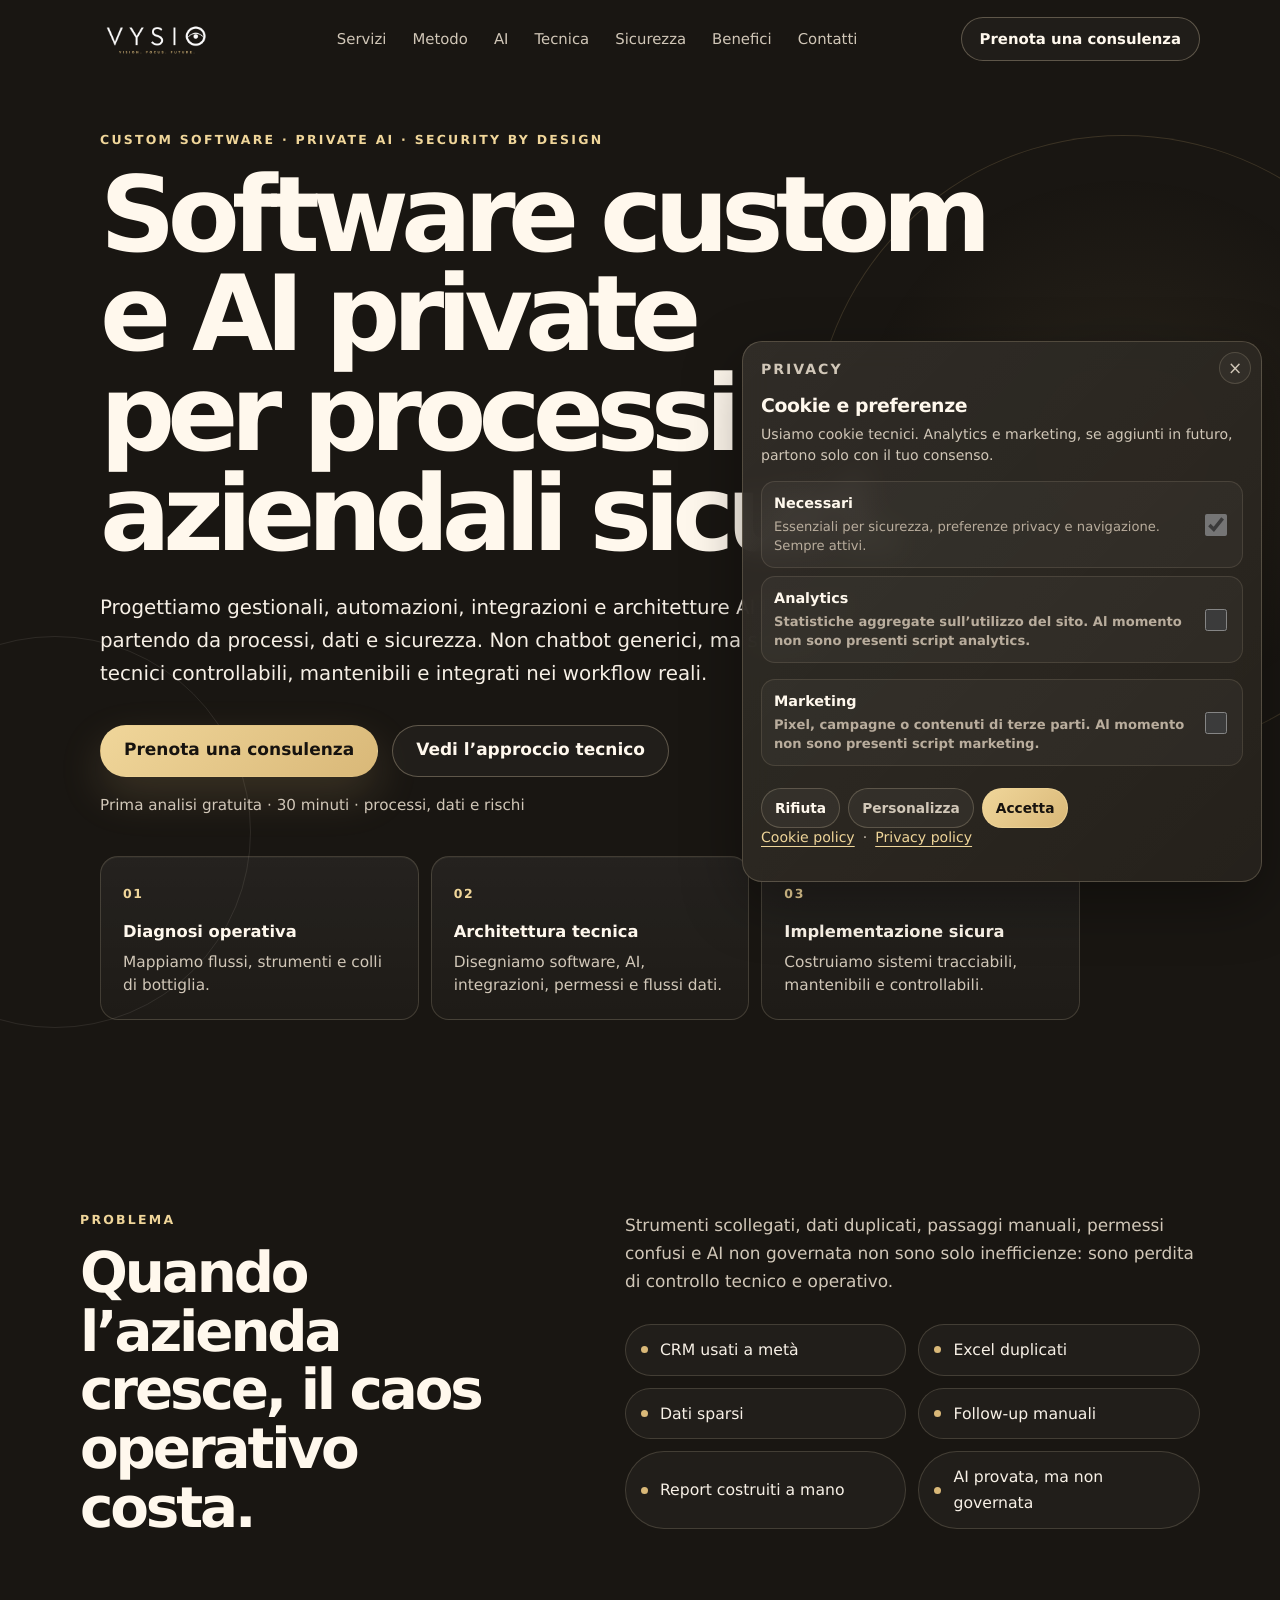
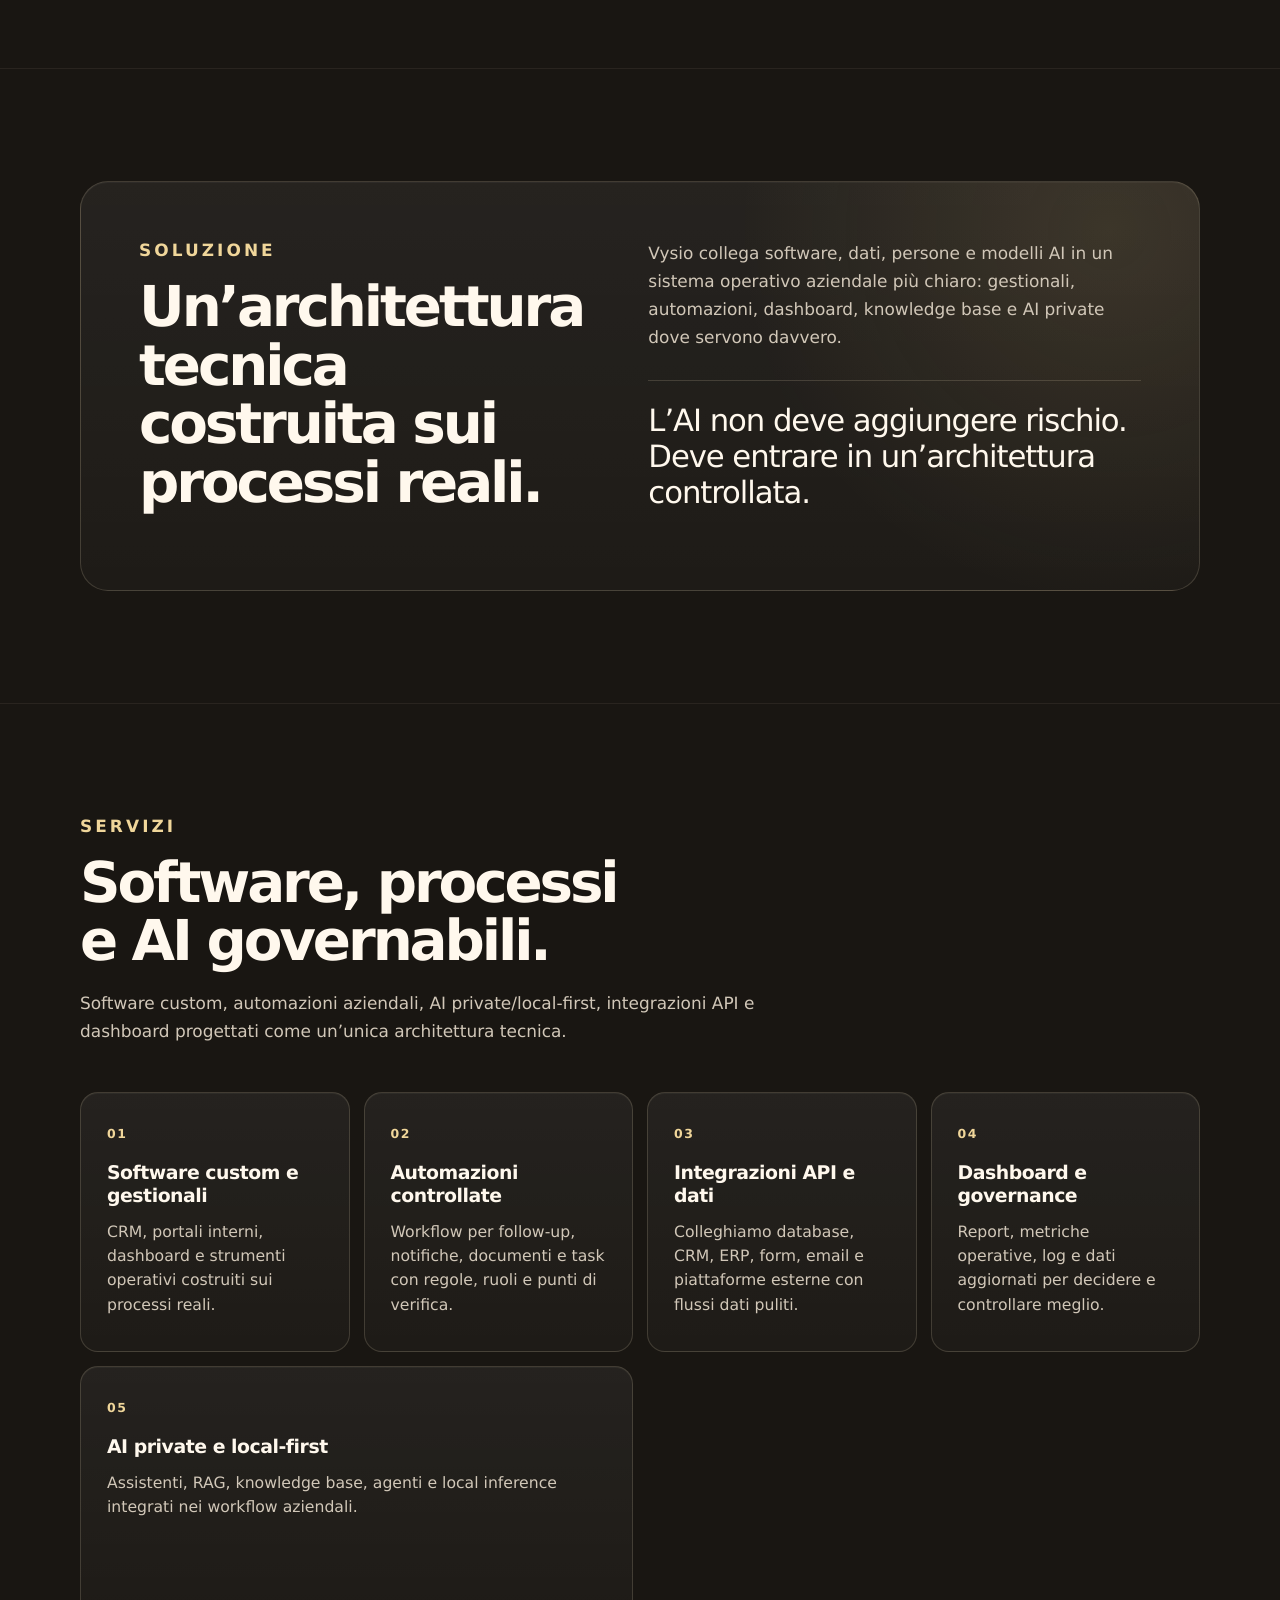
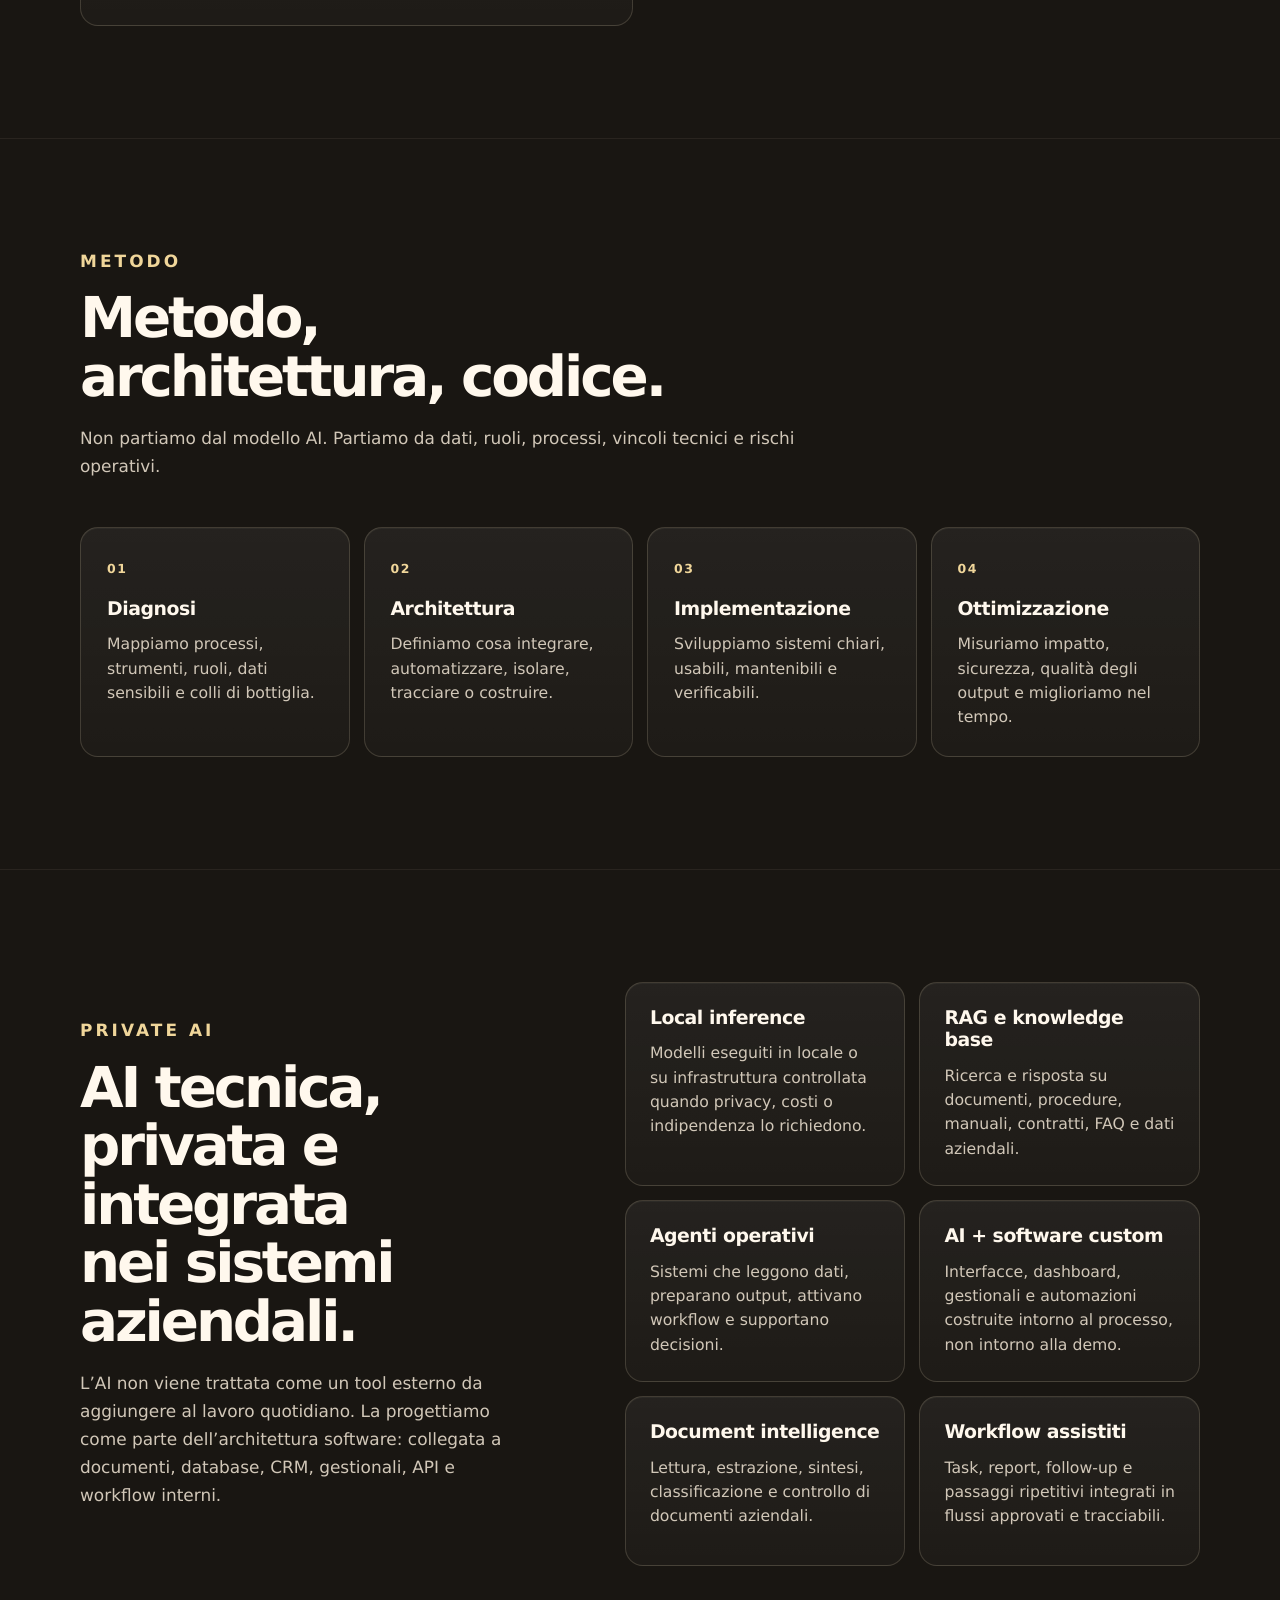
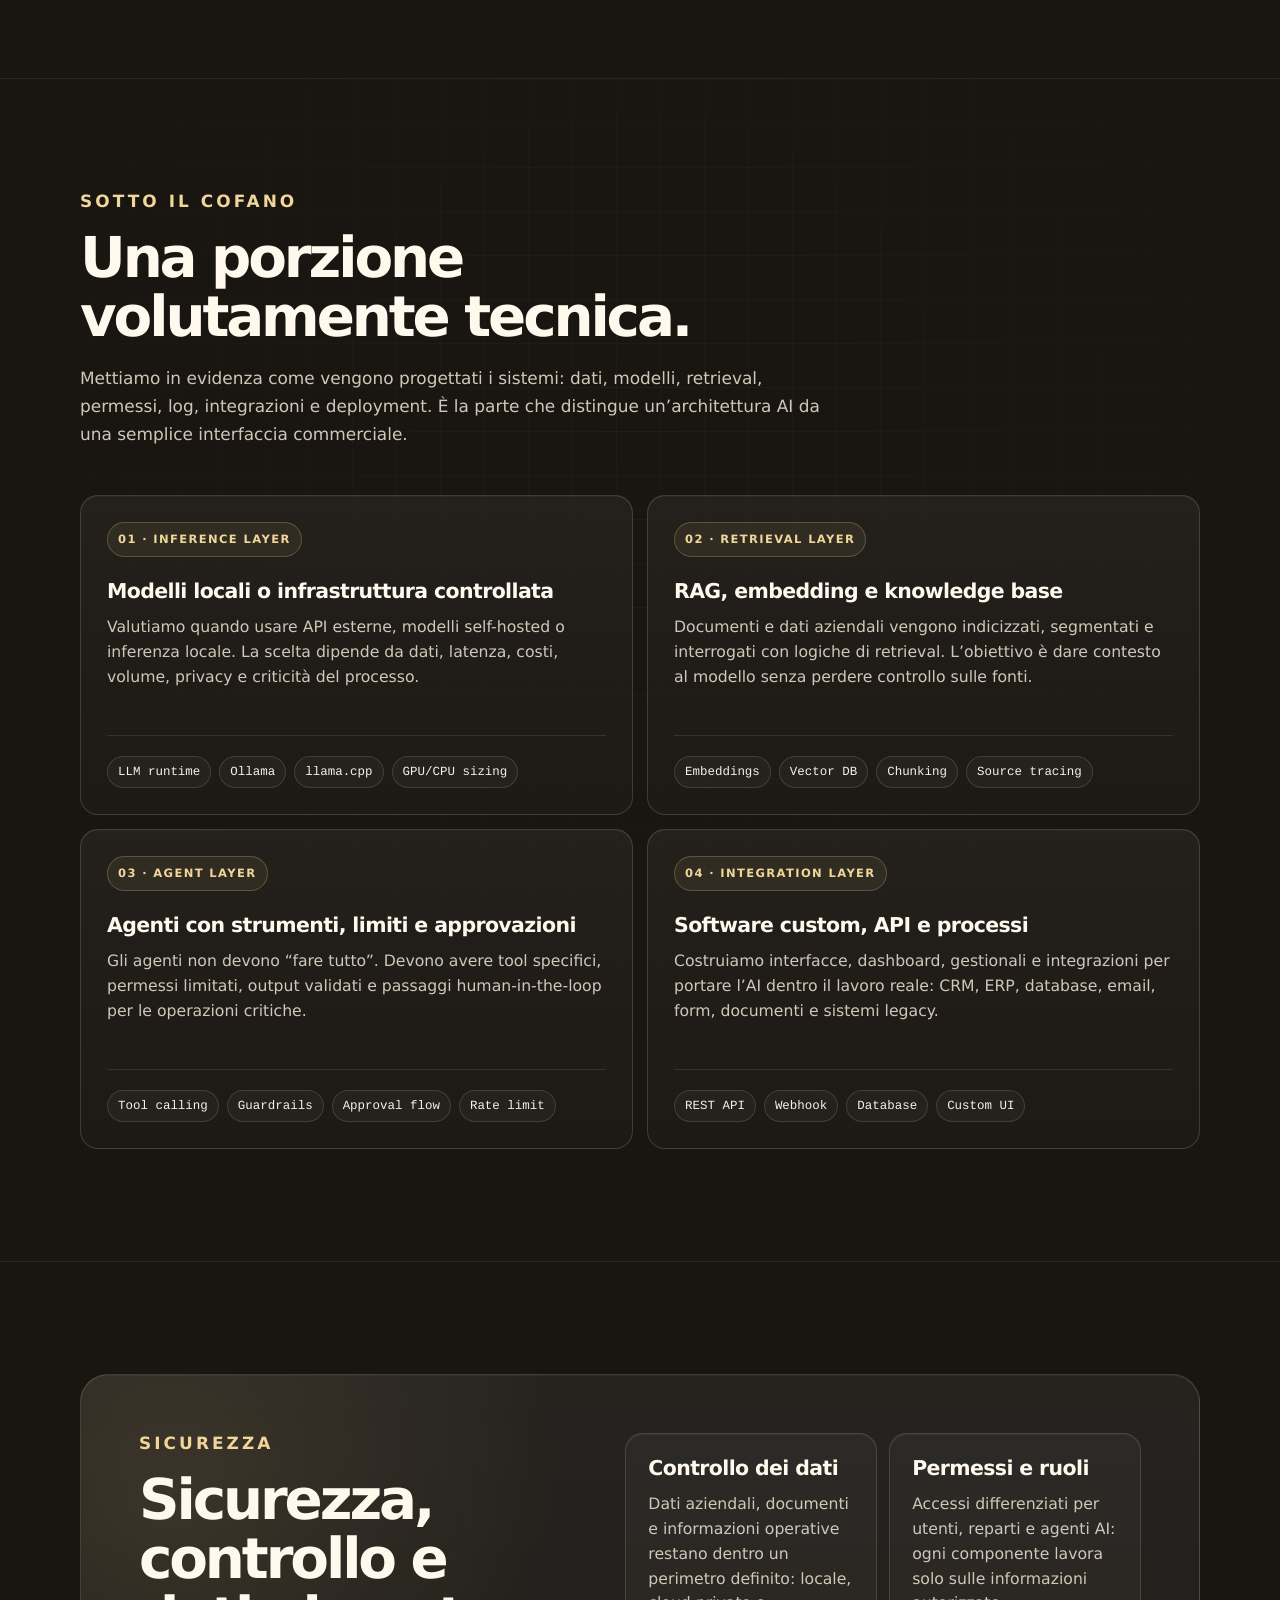
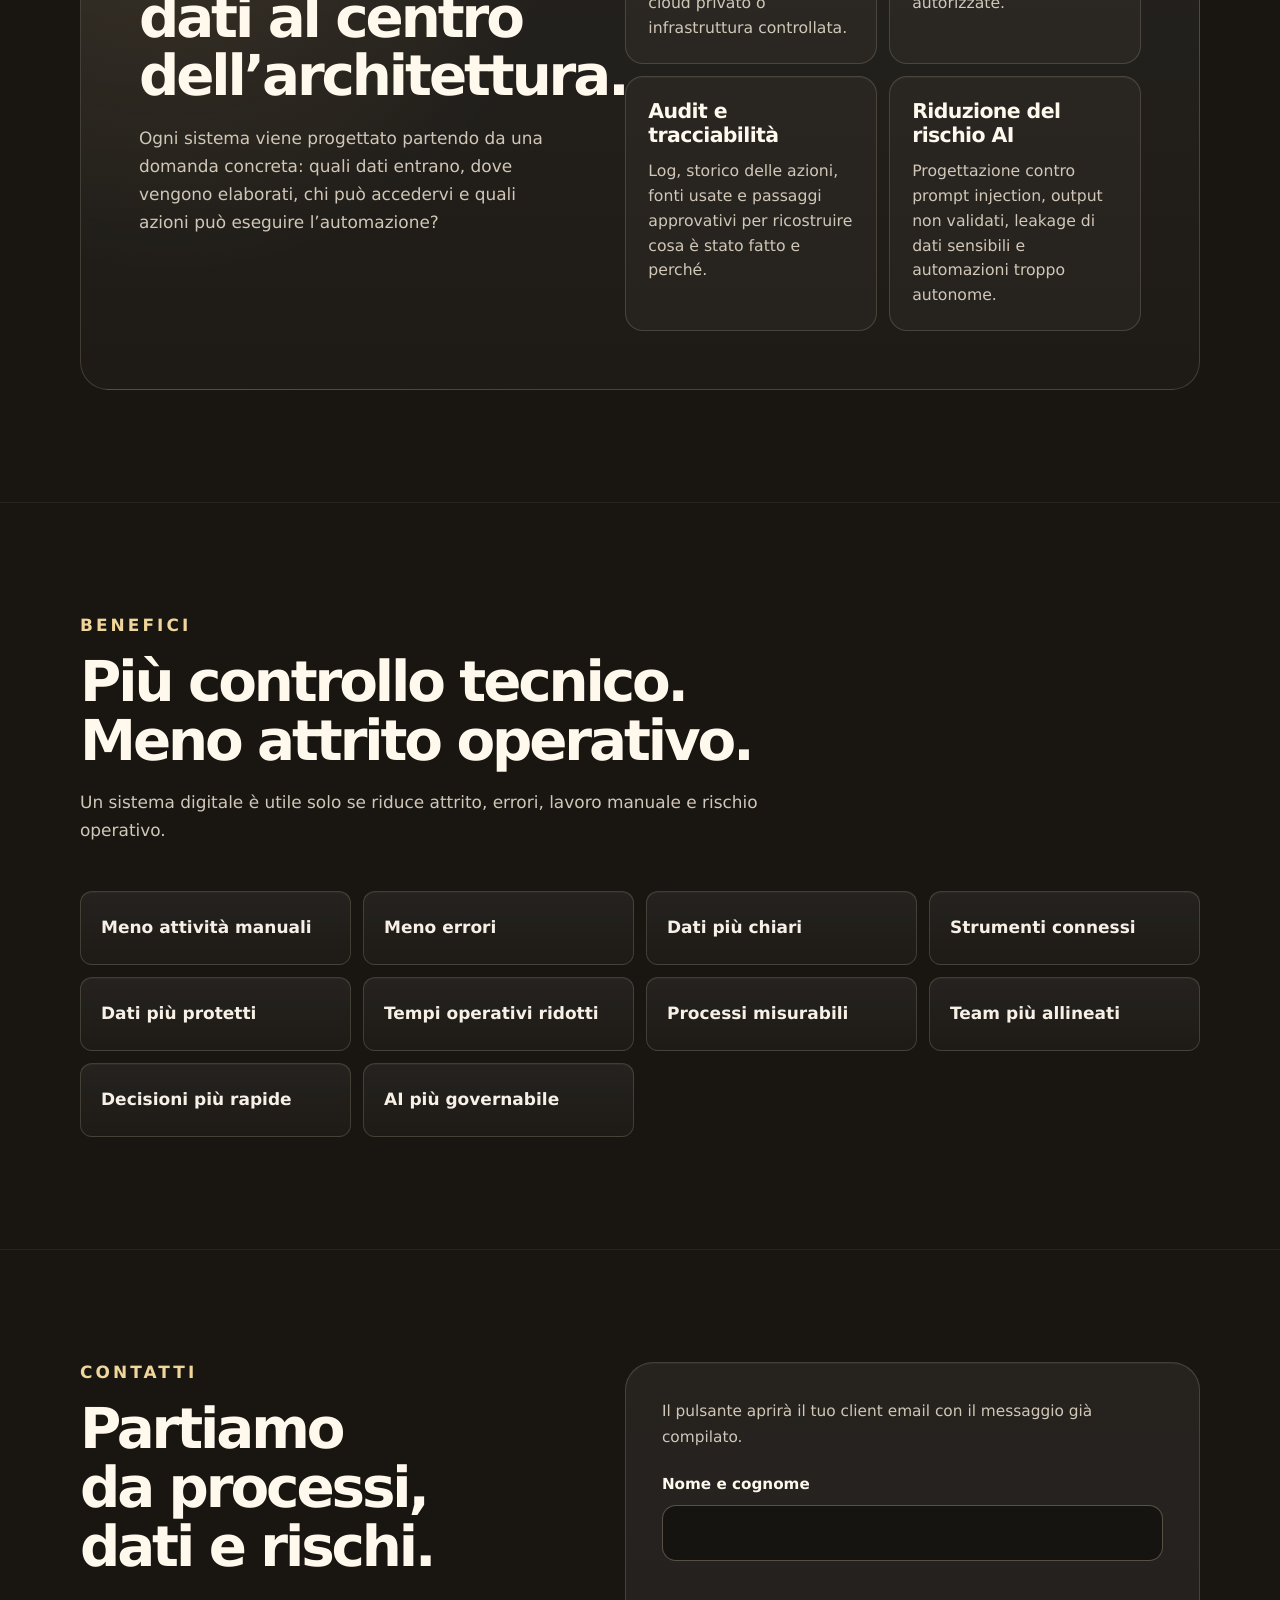
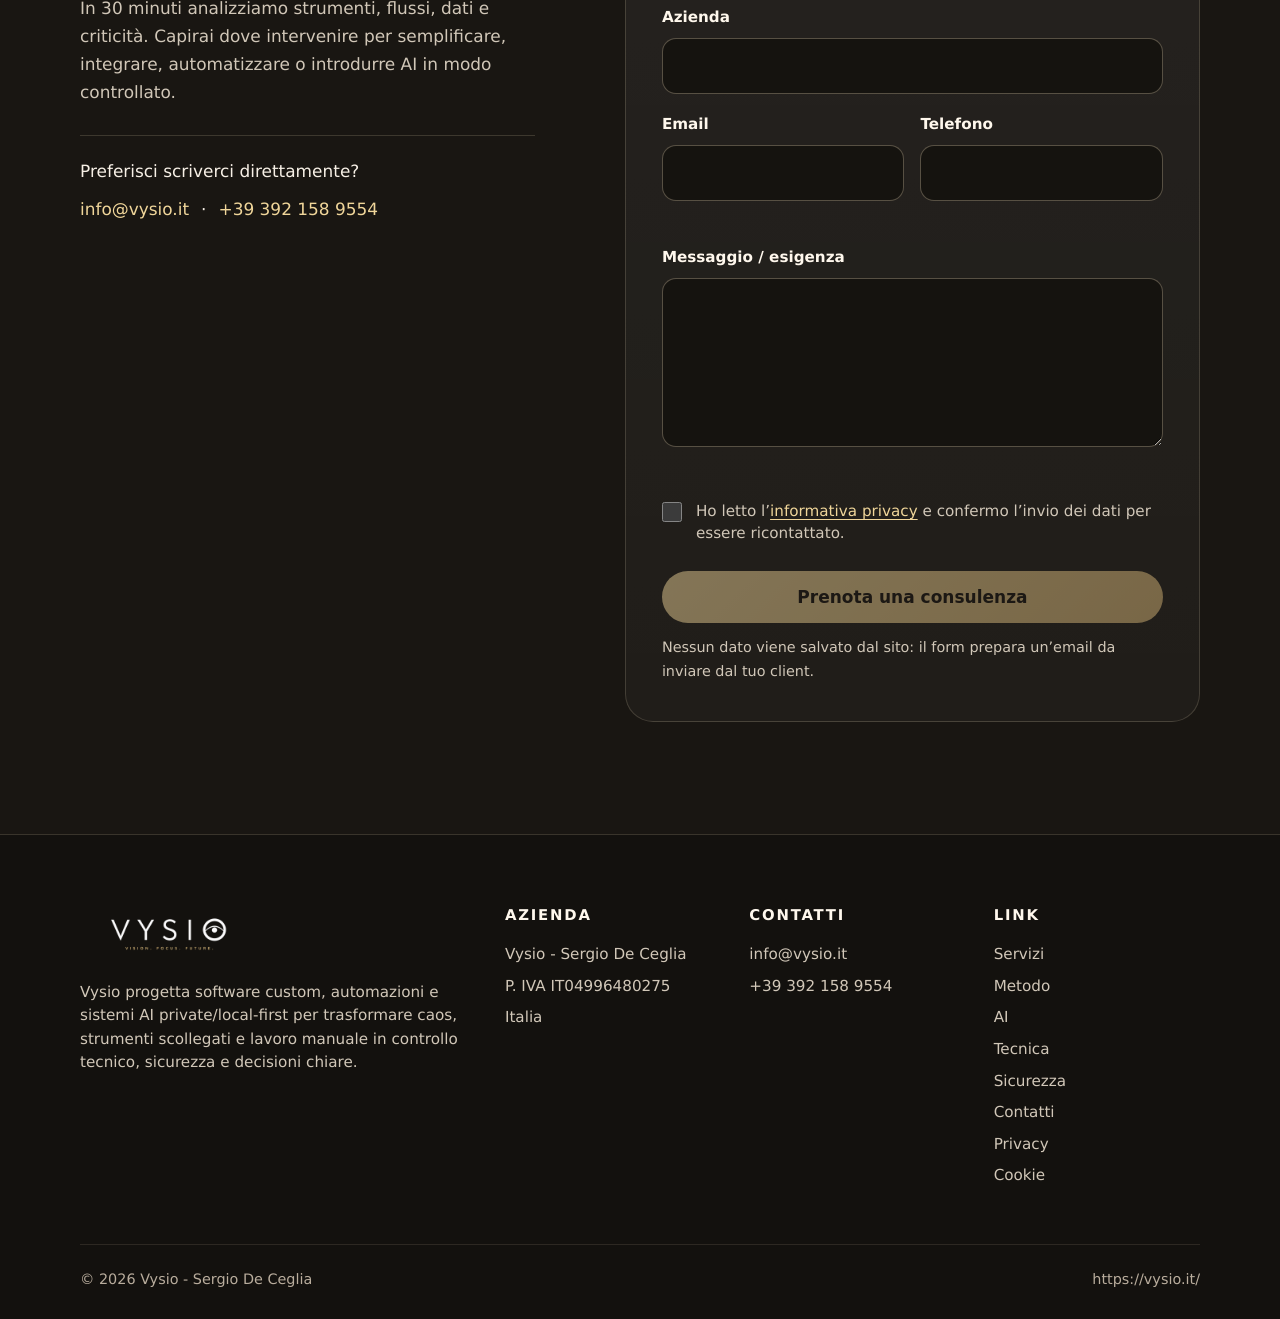
<file: index.html>
<!DOCTYPE html>
<html lang="it">
<head>
  <meta charset="UTF-8" />
  <meta name="viewport" content="width=device-width, initial-scale=1, viewport-fit=cover" />
  <meta name="theme-color" content="#1a1713" />
  <meta name="color-scheme" content="dark" />
  <title>Vysio | Software custom, AI private e automazioni sicure</title>
  <meta name="description" content="Vysio progetta software custom, gestionali, automazioni e sistemi AI private/local-first per aziende che vogliono controllo su dati, processi e sicurezza." />
  <meta name="robots" content="index, follow, max-image-preview:large" />
  <link rel="canonical" href="https://vysio.it/" />
  <link rel="icon" href="/favicon.ico" sizes="any" />
  <link rel="icon" type="image/png" sizes="96x96" href="/favicon-96x96.png" />
  <link rel="icon" type="image/svg+xml" href="/favicon.svg" />
  <link rel="apple-touch-icon" sizes="180x180" href="/apple-touch-icon.png" />
  <link rel="manifest" href="/site.webmanifest" />
  <link rel="stylesheet" href="styles.css" />

  <meta property="og:locale" content="it_IT" />
  <meta property="og:type" content="website" />
  <meta property="og:title" content="Vysio | Software custom, AI private e automazioni sicure" />
  <meta property="og:description" content="Software custom, automazioni e architetture AI private/local-first progettate con sicurezza, permessi e controllo dei dati." />
  <meta property="og:url" content="https://vysio.it/" />
  <meta property="og:site_name" content="Vysio" />
  <meta property="og:image" content="https://vysio.it/logo.png" />
  <meta name="twitter:card" content="summary_large_image" />
  <meta name="twitter:title" content="Vysio | Software custom, AI private e automazioni sicure" />
  <meta name="twitter:description" content="Software custom, gestionali, automazioni, integrazioni API e AI private/local-first per processi aziendali sicuri e controllabili." />
  <meta name="twitter:image" content="https://vysio.it/logo.png" />

  <script type="application/ld+json">
  {
    "@context": "https://schema.org",
    "@graph": [
      {
        "@type": "Organization",
        "@id": "https://vysio.it/#organization",
        "name": "Vysio",
        "legalName": "Vysio - Sergio De Ceglia",
        "vatID": "IT04996480275",
        "url": "https://vysio.it/",
        "logo": "https://vysio.it/logo.png",
        "email": "info@vysio.it",
        "telephone": "+393921589554",
        "sameAs": [],
        "description": "Vysio progetta sistemi software e AI private/local-first per aziende: gestionali, automazioni, integrazioni API, dashboard, knowledge base e architetture sicure sui dati aziendali."
      },
      {
        "@type": "ProfessionalService",
        "@id": "https://vysio.it/#professional-service",
        "name": "Vysio",
        "legalName": "Vysio - Sergio De Ceglia",
        "url": "https://vysio.it/",
        "email": "info@vysio.it",
        "telephone": "+393921589554",
        "vatID": "IT04996480275",
        "areaServed": {
          "@type": "Country",
          "name": "Italia"
        },
        "address": {
          "@type": "PostalAddress",
          "addressCountry": "IT"
        },
        "priceRange": "€€€",
        "description": "Consulenza tecnica per PMI e aziende che vogliono progettare software custom, automatizzare processi e integrare AI private/local-first con controllo su dati, permessi e sicurezza."
      },
      {
        "@type": "WebSite",
        "@id": "https://vysio.it/#website",
        "url": "https://vysio.it/",
        "name": "Vysio",
        "publisher": {
          "@id": "https://vysio.it/#organization"
        },
        "inLanguage": "it-IT"
      }
    ]
  }
  </script>
  <script src="main.js" defer></script>
</head>
<body>
  <a class="skip-link" href="#main">Salta al contenuto</a>
  <div class="site-bg" aria-hidden="true"></div>

  <header class="site-header" id="siteHeader">
    <nav class="nav container" aria-label="Navigazione principale">
      <a class="brand" href="#top" aria-label="Vysio — torna all'inizio">
        <img class="brand-logo" src="logo.png" alt="Logo Vysio" width="900" height="300" decoding="async" />
      </a>

      <button class="nav-toggle" id="navToggle" type="button" aria-label="Apri menu" aria-controls="mobileMenu" aria-expanded="false">
        <span aria-hidden="true"></span>
        <span aria-hidden="true"></span>
      </button>

      <ul class="nav-links" id="desktopNav">
        <li><a href="#servizi">Servizi</a></li>
        <li><a href="#metodo">Metodo</a></li>
        <li><a href="#ai">AI</a></li>
        <li><a href="#tecnica">Tecnica</a></li>
        <li><a href="#sicurezza">Sicurezza</a></li>
        <li><a href="#benefici">Benefici</a></li>
        <li><a href="#contatti">Contatti</a></li>
      </ul>

      <a class="nav-cta" href="#contatti">Prenota una consulenza</a>
    </nav>

    <div class="mobile-menu" id="mobileMenu" hidden>
      <a href="#servizi">Servizi</a>
      <a href="#metodo">Metodo</a>
      <a href="#ai">AI</a>
      <a href="#tecnica">Tecnica</a>
      <a href="#sicurezza">Sicurezza</a>
      <a href="#benefici">Benefici</a>
      <a href="#contatti">Contatti</a>
      <a class="mobile-menu__cta" href="#contatti">Prenota una consulenza</a>
    </div>
  </header>

  <main id="main">
    <section class="hero" id="top" aria-labelledby="heroTitle">
      <div class="container hero-inner">
        <p class="eyebrow reveal">Custom software · Private AI · Security by design</p>

        <h1 class="hero-title reveal" id="heroTitle">Software custom e AI private per processi aziendali sicuri.</h1>

        <p class="hero-copy reveal">Progettiamo gestionali, automazioni, integrazioni e architetture AI local-first partendo da processi, dati e sicurezza. Non chatbot generici, ma sistemi tecnici controllabili, mantenibili e integrati nei workflow reali.</p>

        <div class="hero-actions reveal" aria-label="Azioni principali">
          <a class="btn btn-primary" href="#contatti">Prenota una consulenza</a>
          <a class="btn btn-secondary" href="#tecnica">Vedi l’approccio tecnico</a>
        </div>

        <p class="hero-note reveal">Prima analisi gratuita · 30 minuti · processi, dati e rischi</p>

        <div class="hero-framework reveal" aria-label="Metodo Vysio in tre fasi">
          <article>
            <span>01</span>
            <h3>Diagnosi operativa</h3>
            <p>Mappiamo flussi, strumenti e colli di bottiglia.</p>
          </article>
          <article>
            <span>02</span>
            <h3>Architettura tecnica</h3>
            <p>Disegniamo software, AI, integrazioni, permessi e flussi dati.</p>
          </article>
          <article>
            <span>03</span>
            <h3>Implementazione sicura</h3>
            <p>Costruiamo sistemi tracciabili, mantenibili e controllabili.</p>
          </article>
        </div>
      </div>
    </section>

    <section class="section problem" id="problema" aria-labelledby="problemTitle">
      <div class="container split">
        <div class="section-heading reveal">
          <p class="section-label">Problema</p>
          <h2 id="problemTitle">Quando l’azienda cresce, il caos operativo costa.</h2>
        </div>
        <div class="section-body reveal">
          <p>Strumenti scollegati, dati duplicati, passaggi manuali, permessi confusi e AI non governata non sono solo inefficienze: sono perdita di controllo tecnico e operativo.</p>
          <ul class="compact-list" aria-label="Criticità operative frequenti">
            <li>CRM usati a metà</li>
            <li>Excel duplicati</li>
            <li>Dati sparsi</li>
            <li>Follow-up manuali</li>
            <li>Report costruiti a mano</li>
            <li>AI provata, ma non governata</li>
          </ul>
        </div>
      </div>
    </section>

    <section class="section solution" id="soluzione" aria-labelledby="solutionTitle">
      <div class="container solution-card reveal">
        <div>
          <p class="section-label">Soluzione</p>
          <h2 id="solutionTitle">Un’architettura tecnica costruita sui processi reali.</h2>
        </div>
        <div>
          <p>Vysio collega software, dati, persone e modelli AI in un sistema operativo aziendale più chiaro: gestionali, automazioni, dashboard, knowledge base e AI private dove servono davvero.</p>
          <p class="statement">L’AI non deve aggiungere rischio. Deve entrare in un’architettura controllata.</p>
        </div>
      </div>
    </section>

    <section class="section services" id="servizi" aria-labelledby="servicesTitle">
      <div class="container">
        <div class="section-intro reveal">
          <p class="section-label">Servizi</p>
          <h2 id="servicesTitle">Software, processi e AI governabili.</h2>
          <p>Software custom, automazioni aziendali, AI private/local-first, integrazioni API e dashboard progettati come un’unica architettura tecnica.</p>
        </div>
        <div class="cards-grid">
          <article class="service-card reveal">
            <span class="card-number">01</span>
            <h3>Software custom e gestionali</h3>
            <p>CRM, portali interni, dashboard e strumenti operativi costruiti sui processi reali.</p>
          </article>
          <article class="service-card reveal">
            <span class="card-number">02</span>
            <h3>Automazioni controllate</h3>
            <p>Workflow per follow-up, notifiche, documenti e task con regole, ruoli e punti di verifica.</p>
          </article>
          <article class="service-card reveal">
            <span class="card-number">03</span>
            <h3>Integrazioni API e dati</h3>
            <p>Colleghiamo database, CRM, ERP, form, email e piattaforme esterne con flussi dati puliti.</p>
          </article>
          <article class="service-card reveal">
            <span class="card-number">04</span>
            <h3>Dashboard e governance</h3>
            <p>Report, metriche operative, log e dati aggiornati per decidere e controllare meglio.</p>
          </article>
          <article class="service-card reveal service-card--wide">
            <span class="card-number">05</span>
            <h3>AI private e local-first</h3>
            <p>Assistenti, RAG, knowledge base, agenti e local inference integrati nei workflow aziendali.</p>
          </article>
        </div>
      </div>
    </section>

    <section class="section method" id="metodo" aria-labelledby="methodTitle">
      <div class="container">
        <div class="section-intro reveal">
          <p class="section-label">Metodo</p>
          <h2 id="methodTitle">Metodo, architettura, codice.</h2>
          <p>Non partiamo dal modello AI. Partiamo da dati, ruoli, processi, vincoli tecnici e rischi operativi.</p>
        </div>
        <ol class="method-list">
          <li class="method-step reveal">
            <span>01</span>
            <div>
              <h3>Diagnosi</h3>
              <p>Mappiamo processi, strumenti, ruoli, dati sensibili e colli di bottiglia.</p>
            </div>
          </li>
          <li class="method-step reveal">
            <span>02</span>
            <div>
              <h3>Architettura</h3>
              <p>Definiamo cosa integrare, automatizzare, isolare, tracciare o costruire.</p>
            </div>
          </li>
          <li class="method-step reveal">
            <span>03</span>
            <div>
              <h3>Implementazione</h3>
              <p>Sviluppiamo sistemi chiari, usabili, mantenibili e verificabili.</p>
            </div>
          </li>
          <li class="method-step reveal">
            <span>04</span>
            <div>
              <h3>Ottimizzazione</h3>
              <p>Misuriamo impatto, sicurezza, qualità degli output e miglioriamo nel tempo.</p>
            </div>
          </li>
        </ol>
      </div>
    </section>

    <section class="section ai" id="ai" aria-labelledby="aiTitle">
      <div class="container ai-layout">
        <div class="ai-copy reveal">
          <p class="section-label">Private AI</p>
          <h2 id="aiTitle">AI tecnica, privata e integrata nei sistemi aziendali.</h2>
          <p>L’AI non viene trattata come un tool esterno da aggiungere al lavoro quotidiano. La progettiamo come parte dell’architettura software: collegata a documenti, database, CRM, gestionali, API e workflow interni.</p>
        </div>
        <div class="ai-examples reveal" aria-label="Aree di applicazione AI">
          <article>
            <h3>Local inference</h3>
            <p>Modelli eseguiti in locale o su infrastruttura controllata quando privacy, costi o indipendenza lo richiedono.</p>
          </article>
          <article>
            <h3>RAG e knowledge base</h3>
            <p>Ricerca e risposta su documenti, procedure, manuali, contratti, FAQ e dati aziendali.</p>
          </article>
          <article>
            <h3>Agenti operativi</h3>
            <p>Sistemi che leggono dati, preparano output, attivano workflow e supportano decisioni.</p>
          </article>
          <article>
            <h3>AI + software custom</h3>
            <p>Interfacce, dashboard, gestionali e automazioni costruite intorno al processo, non intorno alla demo.</p>
          </article>
          <article>
            <h3>Document intelligence</h3>
            <p>Lettura, estrazione, sintesi, classificazione e controllo di documenti aziendali.</p>
          </article>
          <article>
            <h3>Workflow assistiti</h3>
            <p>Task, report, follow-up e passaggi ripetitivi integrati in flussi approvati e tracciabili.</p>
          </article>
        </div>
      </div>
    </section>

    <section class="section technical" id="tecnica" aria-labelledby="technicalTitle">
      <div class="container technical-layout">
        <div class="section-intro reveal">
          <p class="section-label">Sotto il cofano</p>
          <h2 id="technicalTitle">Una porzione volutamente tecnica.</h2>
          <p>Mettiamo in evidenza come vengono progettati i sistemi: dati, modelli, retrieval, permessi, log, integrazioni e deployment. È la parte che distingue un’architettura AI da una semplice interfaccia commerciale.</p>
        </div>

        <div class="technical-grid" aria-label="Componenti tecniche dell’architettura">
          <article class="technical-card reveal">
            <span class="tech-tag">01 · Inference layer</span>
            <h3>Modelli locali o infrastruttura controllata</h3>
            <p>Valutiamo quando usare API esterne, modelli self-hosted o inferenza locale. La scelta dipende da dati, latenza, costi, volume, privacy e criticità del processo.</p>
            <div class="tech-stack" aria-label="Esempi di stack inference">
              <span>LLM runtime</span><span>Ollama</span><span>llama.cpp</span><span>GPU/CPU sizing</span>
            </div>
          </article>

          <article class="technical-card reveal">
            <span class="tech-tag">02 · Retrieval layer</span>
            <h3>RAG, embedding e knowledge base</h3>
            <p>Documenti e dati aziendali vengono indicizzati, segmentati e interrogati con logiche di retrieval. L’obiettivo è dare contesto al modello senza perdere controllo sulle fonti.</p>
            <div class="tech-stack" aria-label="Esempi di stack retrieval">
              <span>Embeddings</span><span>Vector DB</span><span>Chunking</span><span>Source tracing</span>
            </div>
          </article>

          <article class="technical-card reveal">
            <span class="tech-tag">03 · Agent layer</span>
            <h3>Agenti con strumenti, limiti e approvazioni</h3>
            <p>Gli agenti non devono “fare tutto”. Devono avere tool specifici, permessi limitati, output validati e passaggi human-in-the-loop per le operazioni critiche.</p>
            <div class="tech-stack" aria-label="Esempi di stack agenti">
              <span>Tool calling</span><span>Guardrails</span><span>Approval flow</span><span>Rate limit</span>
            </div>
          </article>

          <article class="technical-card reveal">
            <span class="tech-tag">04 · Integration layer</span>
            <h3>Software custom, API e processi</h3>
            <p>Costruiamo interfacce, dashboard, gestionali e integrazioni per portare l’AI dentro il lavoro reale: CRM, ERP, database, email, form, documenti e sistemi legacy.</p>
            <div class="tech-stack" aria-label="Esempi di stack integrazione">
              <span>REST API</span><span>Webhook</span><span>Database</span><span>Custom UI</span>
            </div>
          </article>
        </div>
      </div>
    </section>

    <section class="section security" id="sicurezza" aria-labelledby="securityTitle">
      <div class="container security-card reveal">
        <div>
          <p class="section-label">Sicurezza</p>
          <h2 id="securityTitle">Sicurezza, controllo e dati al centro dell’architettura.</h2>
          <p>Ogni sistema viene progettato partendo da una domanda concreta: quali dati entrano, dove vengono elaborati, chi può accedervi e quali azioni può eseguire l’automazione?</p>
        </div>
        <div class="security-list" aria-label="Principi di sicurezza">
          <article>
            <h3>Controllo dei dati</h3>
            <p>Dati aziendali, documenti e informazioni operative restano dentro un perimetro definito: locale, cloud privato o infrastruttura controllata.</p>
          </article>
          <article>
            <h3>Permessi e ruoli</h3>
            <p>Accessi differenziati per utenti, reparti e agenti AI: ogni componente lavora solo sulle informazioni autorizzate.</p>
          </article>
          <article>
            <h3>Audit e tracciabilità</h3>
            <p>Log, storico delle azioni, fonti usate e passaggi approvativi per ricostruire cosa è stato fatto e perché.</p>
          </article>
          <article>
            <h3>Riduzione del rischio AI</h3>
            <p>Progettazione contro prompt injection, output non validati, leakage di dati sensibili e automazioni troppo autonome.</p>
          </article>
        </div>
      </div>
    </section>

    <section class="section benefits" id="benefici" aria-labelledby="benefitsTitle">
      <div class="container">
        <div class="section-intro reveal">
          <p class="section-label">Benefici</p>
          <h2 id="benefitsTitle">Più controllo tecnico. Meno attrito operativo.</h2>
          <p>Un sistema digitale è utile solo se riduce attrito, errori, lavoro manuale e rischio operativo.</p>
        </div>
        <div class="benefits-grid" aria-label="Benefici operativi">
          <div class="benefit reveal">Meno attività manuali</div>
          <div class="benefit reveal">Meno errori</div>
          <div class="benefit reveal">Dati più chiari</div>
          <div class="benefit reveal">Strumenti connessi</div>
          <div class="benefit reveal">Dati più protetti</div>
          <div class="benefit reveal">Tempi operativi ridotti</div>
          <div class="benefit reveal">Processi misurabili</div>
          <div class="benefit reveal">Team più allineati</div>
          <div class="benefit reveal">Decisioni più rapide</div>
          <div class="benefit reveal">AI più governabile</div>
        </div>
      </div>
    </section>

    <section class="section contact" id="contatti" aria-labelledby="contactTitle">
      <div class="container contact-layout">
        <div class="contact-copy reveal">
          <p class="section-label">Contatti</p>
          <h2 id="contactTitle">Partiamo da processi, dati e rischi.</h2>
          <p>In 30 minuti analizziamo strumenti, flussi, dati e criticità. Capirai dove intervenire per semplificare, integrare, automatizzare o introdurre AI in modo controllato.</p>
          <p class="direct-contact">
            <span>Preferisci scriverci direttamente?</span>
            <span class="direct-contact-links">
              <a href="mailto:info@vysio.it">info@vysio.it</a>
              <span class="direct-contact-separator" aria-hidden="true">·</span>
              <a href="tel:+393921589554">+39 392 158 9554</a>
            </span>
          </p>
        </div>

        <form class="contact-form reveal" id="contactForm" novalidate>
          <p class="form-note">Il pulsante aprirà il tuo client email con il messaggio già compilato.</p>

          <div class="field">
            <label for="fullName">Nome e cognome</label>
            <input id="fullName" name="fullName" type="text" autocomplete="name" aria-describedby="fullNameError" required />
            <span class="field-error" id="fullNameError"></span>
          </div>

          <div class="field">
            <label for="company">Azienda</label>
            <input id="company" name="company" type="text" autocomplete="organization" />
          </div>

          <div class="form-grid">
            <div class="field">
              <label for="email">Email</label>
              <input id="email" name="email" type="email" autocomplete="email" aria-describedby="emailError" required />
              <span class="field-error" id="emailError"></span>
            </div>
            <div class="field">
              <label for="phone">Telefono</label>
              <input id="phone" name="phone" type="tel" autocomplete="tel" />
            </div>
          </div>

          <div class="field">
            <label for="message">Messaggio / esigenza</label>
            <textarea id="message" name="message" rows="5" aria-describedby="messageError" required></textarea>
            <span class="field-error" id="messageError"></span>
          </div>

          <label class="privacy-check" for="privacyConsent">
            <input id="privacyConsent" name="privacyConsent" type="checkbox" aria-describedby="privacyConsentError" required />
            <span>Ho letto l’<a href="privacy.html">informativa privacy</a> e confermo l’invio dei dati per essere ricontattato.</span>
          </label>
          <span class="field-error" id="privacyConsentError"></span>

          <button class="btn btn-primary btn-submit" id="contactSubmit" type="submit" disabled>Prenota una consulenza</button>
          <p class="form-legal">Nessun dato viene salvato dal sito: il form prepara un’email da inviare dal tuo client.</p>
        </form>
      </div>
    </section>
  </main>

  <footer class="footer">
    <div class="container footer-grid">
      <div class="footer-company">
        <a class="brand footer-brand" href="#top" aria-label="Vysio — torna all'inizio">
          <img class="brand-logo" src="logo.png" alt="Logo Vysio" width="900" height="300" loading="lazy" decoding="async" />
        </a>
        <p>Vysio progetta software custom, automazioni e sistemi AI private/local-first per trasformare caos, strumenti scollegati e lavoro manuale in controllo tecnico, sicurezza e decisioni chiare.</p>
      </div>
      <div>
        <h2 class="footer-title">Azienda</h2>
        <p>Vysio - Sergio De Ceglia</p>
        <p>P. IVA IT04996480275</p>
        <p>Italia</p>
      </div>
      <div>
        <h2 class="footer-title">Contatti</h2>
        <a href="mailto:info@vysio.it">info@vysio.it</a>
        <a href="tel:+393921589554">+39 392 158 9554</a>
      </div>
      <div>
        <h2 class="footer-title">Link</h2>
        <a href="#servizi">Servizi</a>
        <a href="#metodo">Metodo</a>
        <a href="#ai">AI</a>
        <a href="#tecnica">Tecnica</a>
        <a href="#sicurezza">Sicurezza</a>
        <a href="#contatti">Contatti</a>
        <a href="privacy.html">Privacy</a>
        <a href="cookie.html">Cookie</a>
      </div>
    </div>
    <div class="container footer-bottom">
      <p>© 2026 Vysio - Sergio De Ceglia</p>
      <p><a href="https://vysio.it/" aria-label="Sito Vysio">https://vysio.it/</a></p>
    </div>
  </footer>

  <noscript>
    <style>
      .reveal { opacity: 1; transform: none; }
      .contact-form .btn-submit { opacity: .55; }
    </style>
  </noscript>
</body>
</html>
</file>
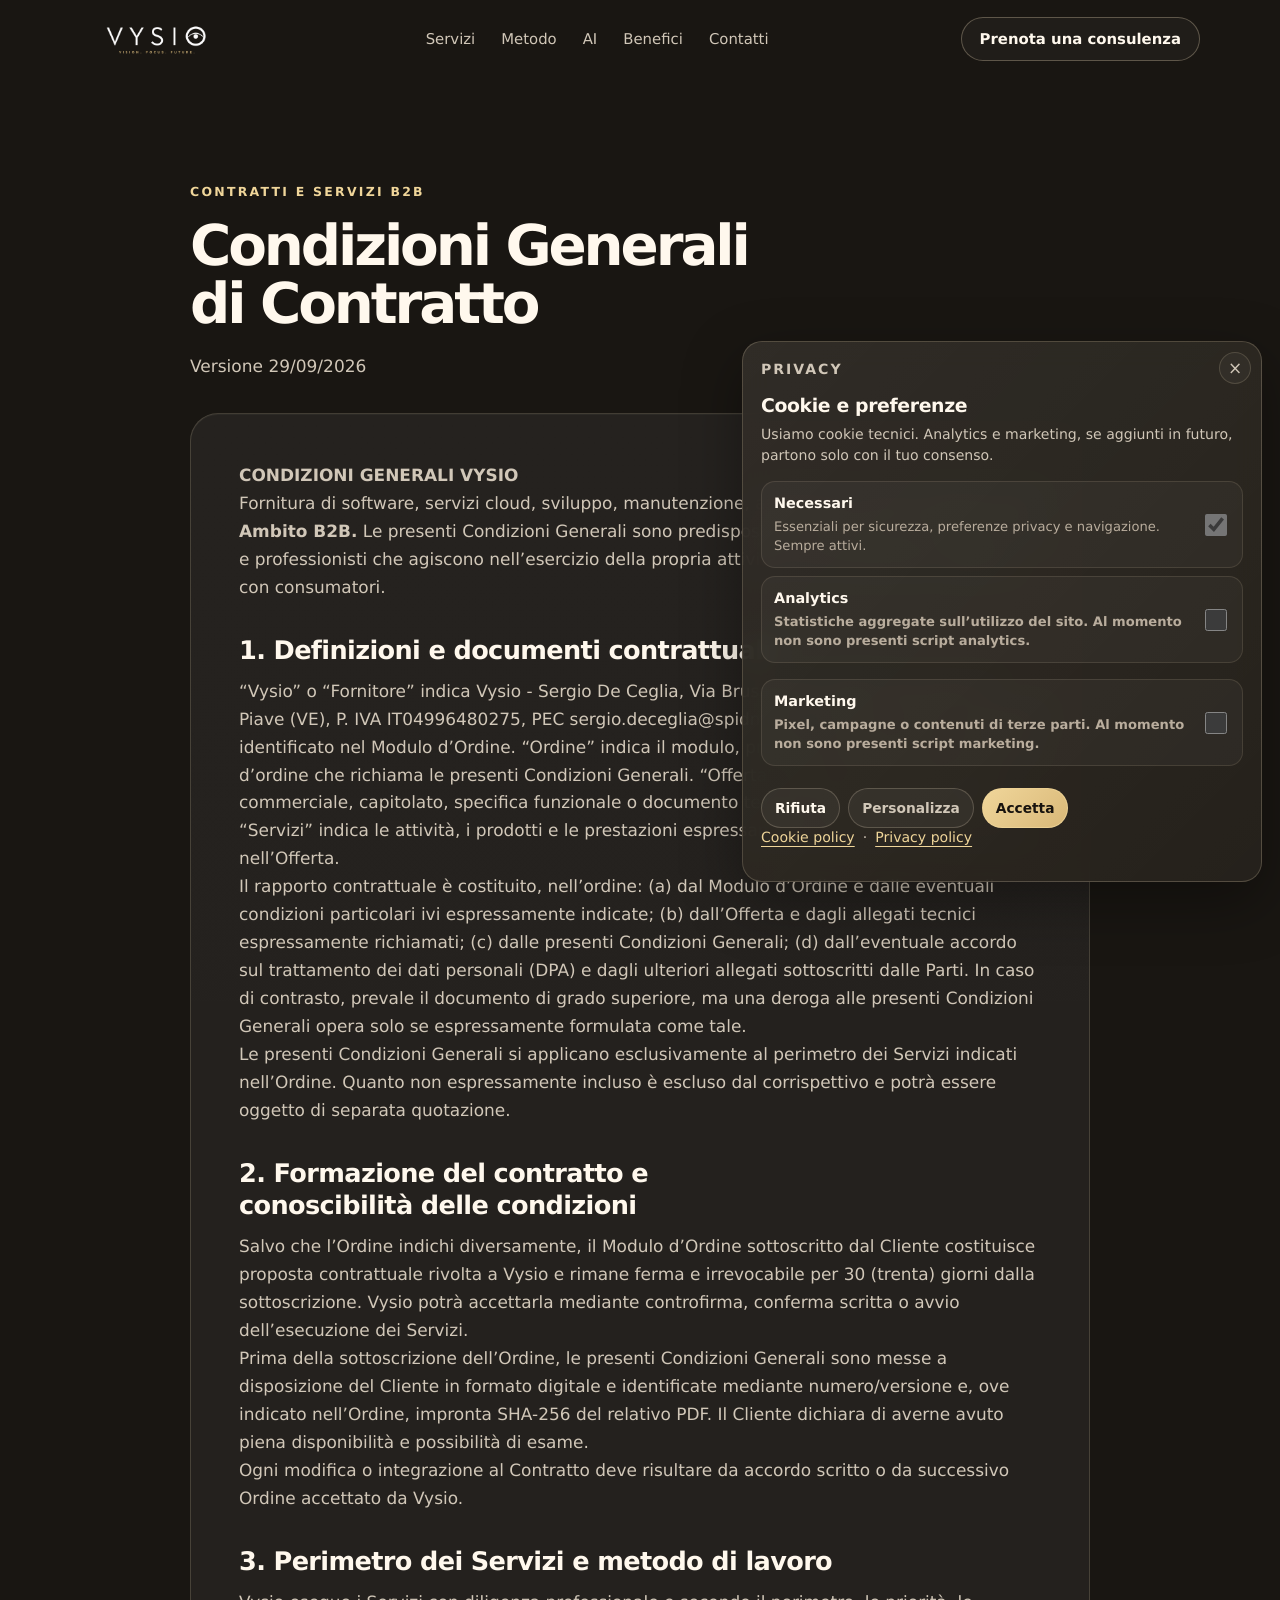
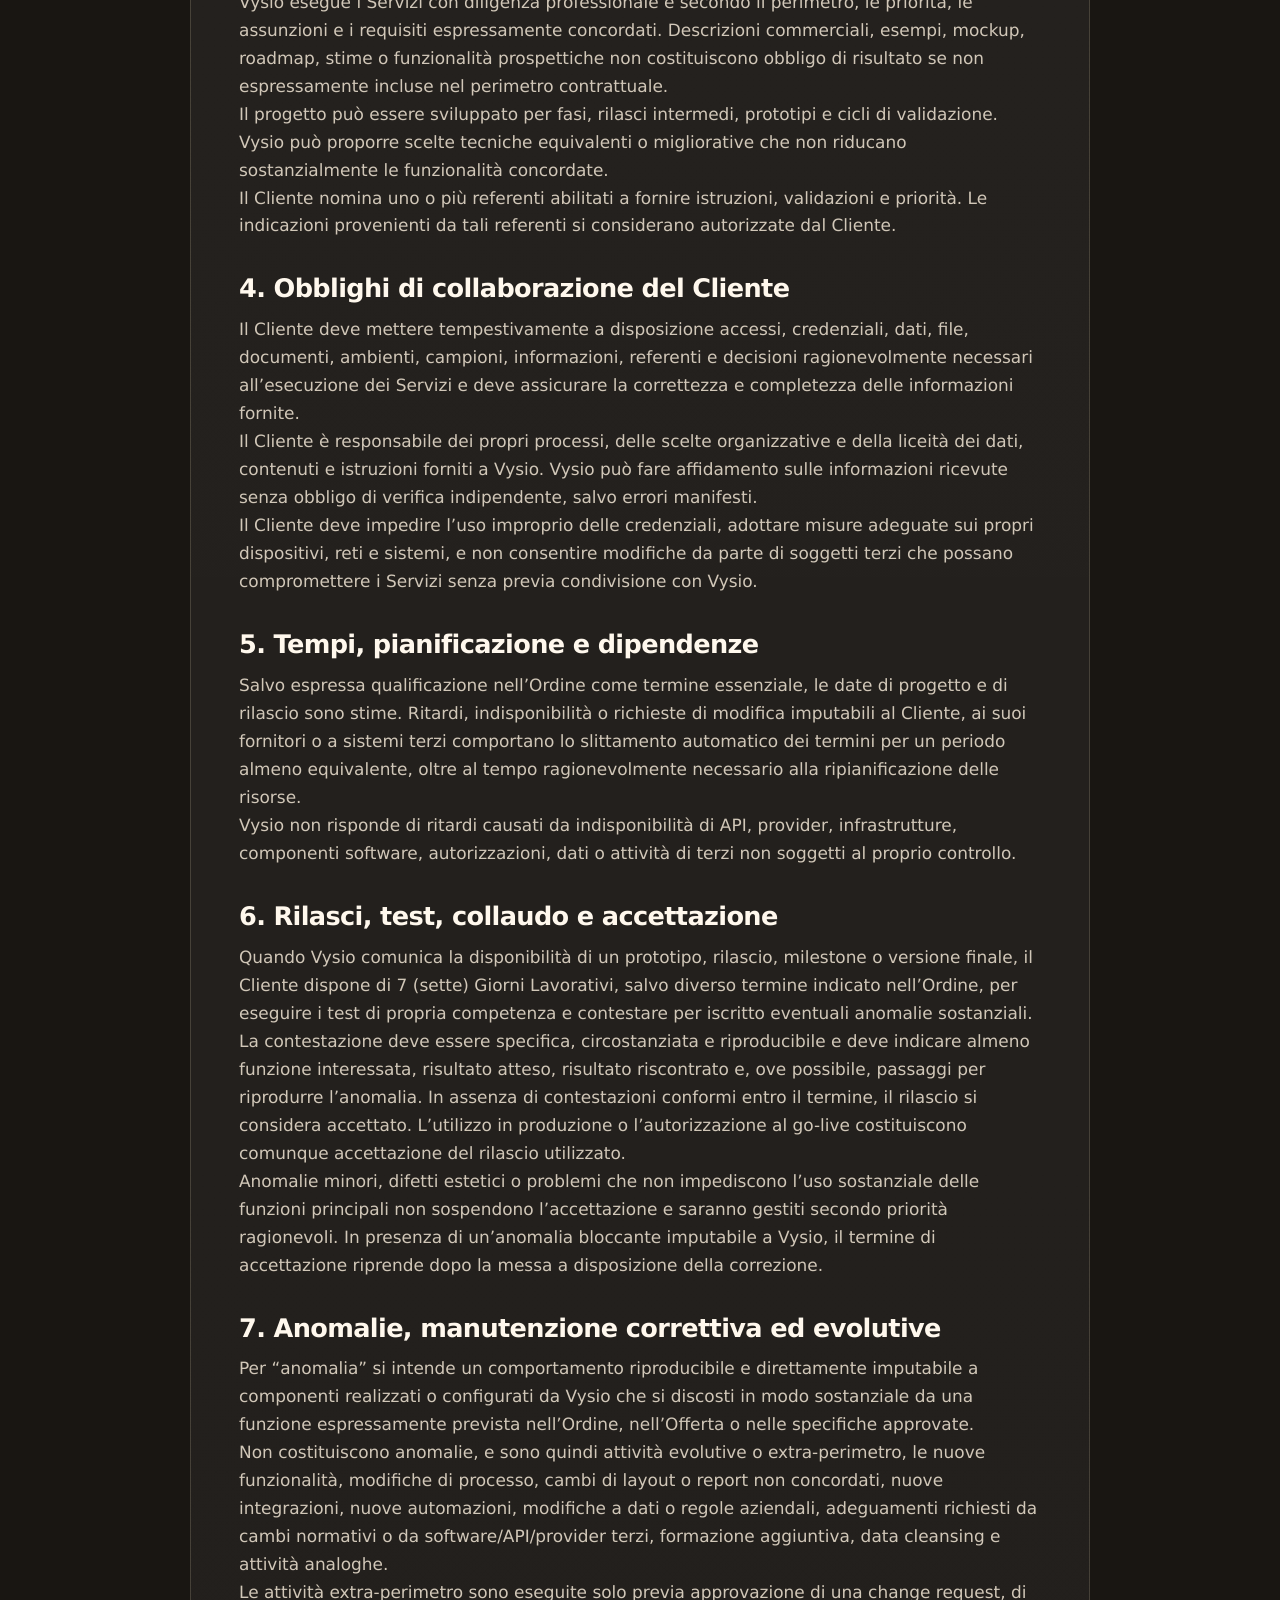
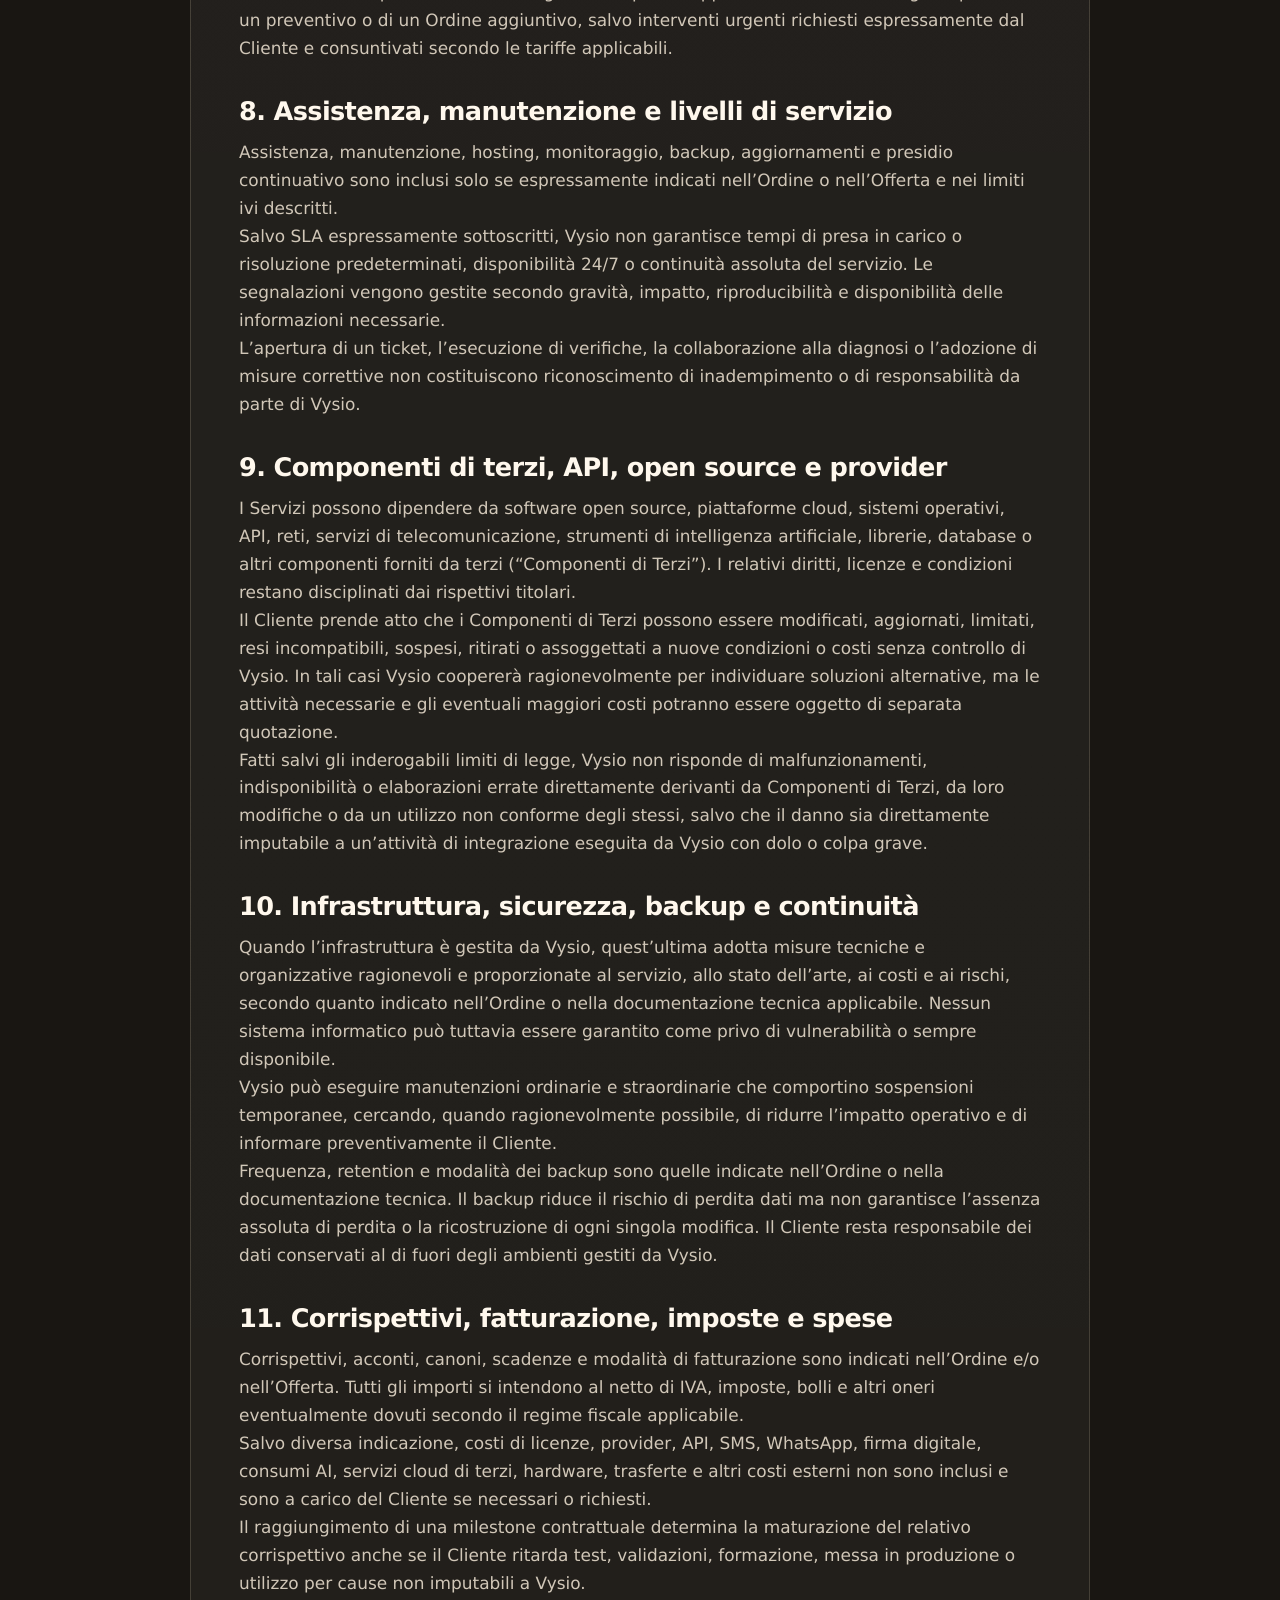
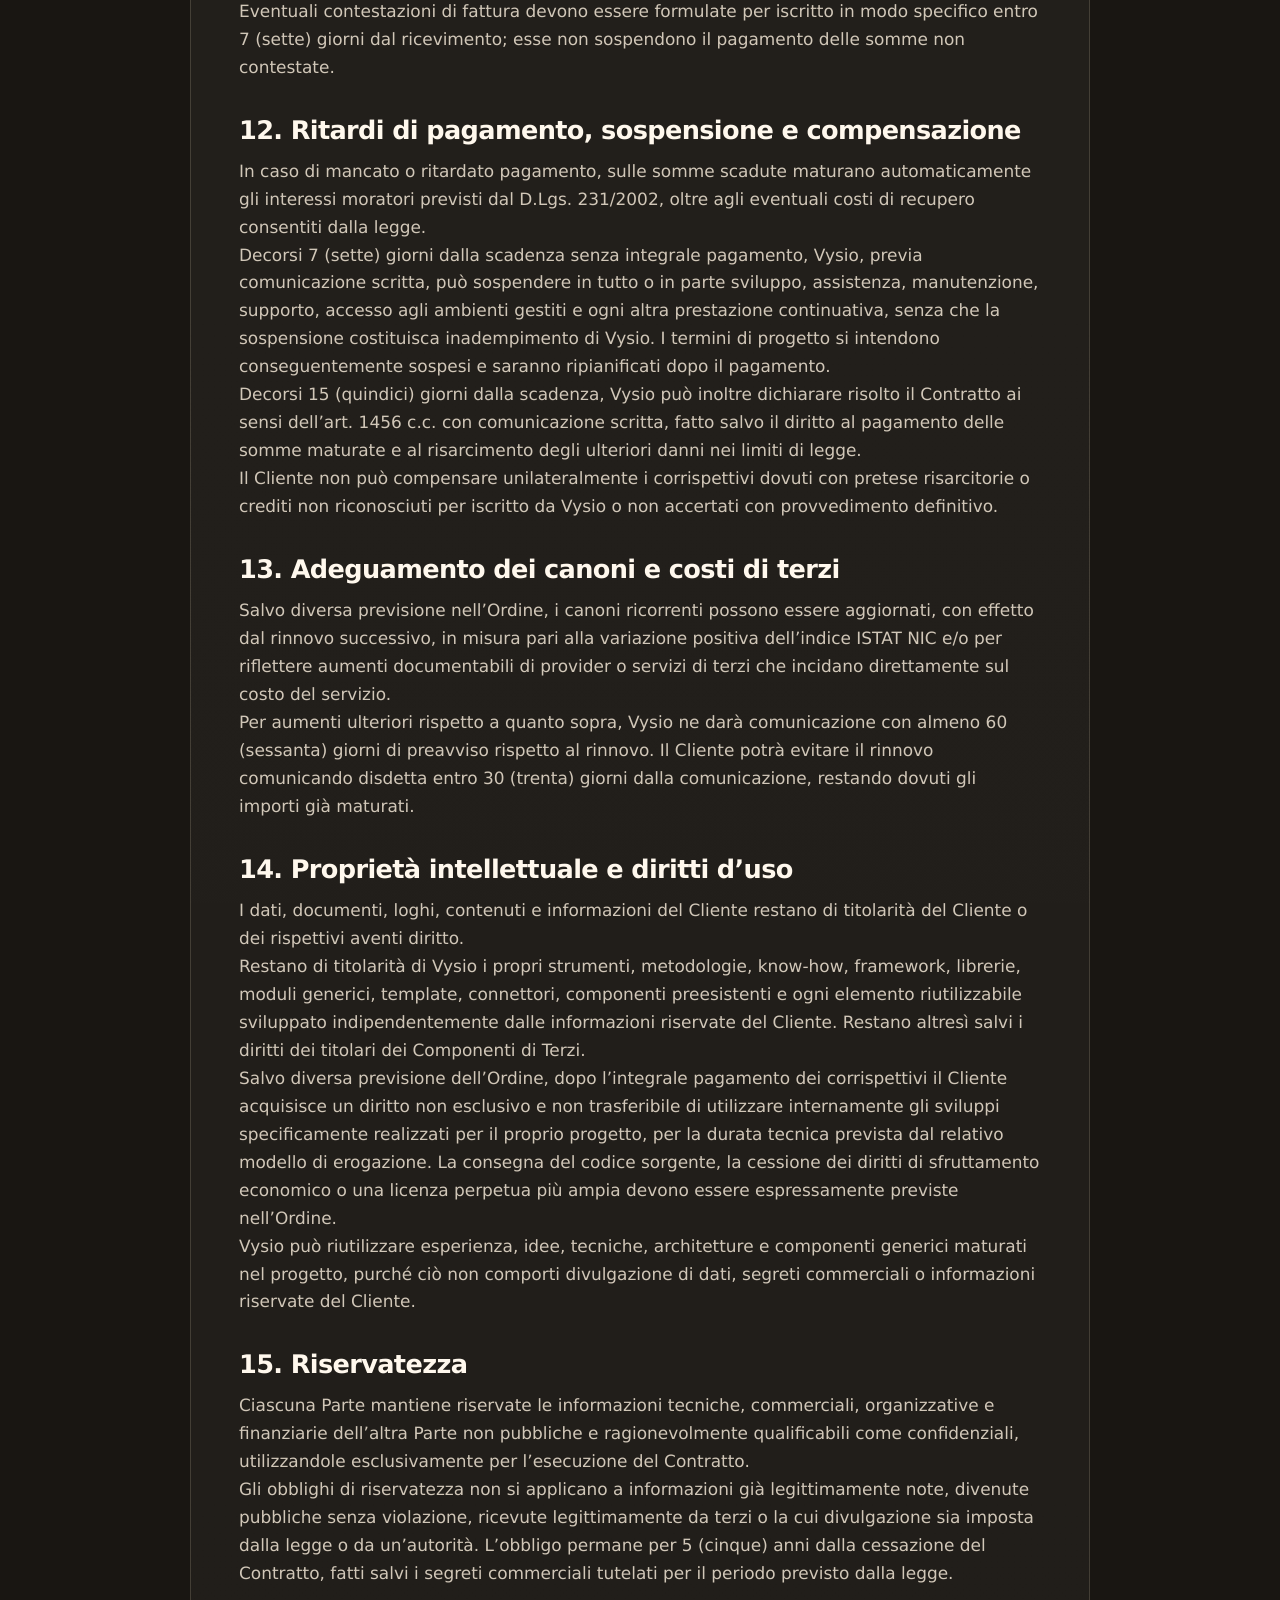
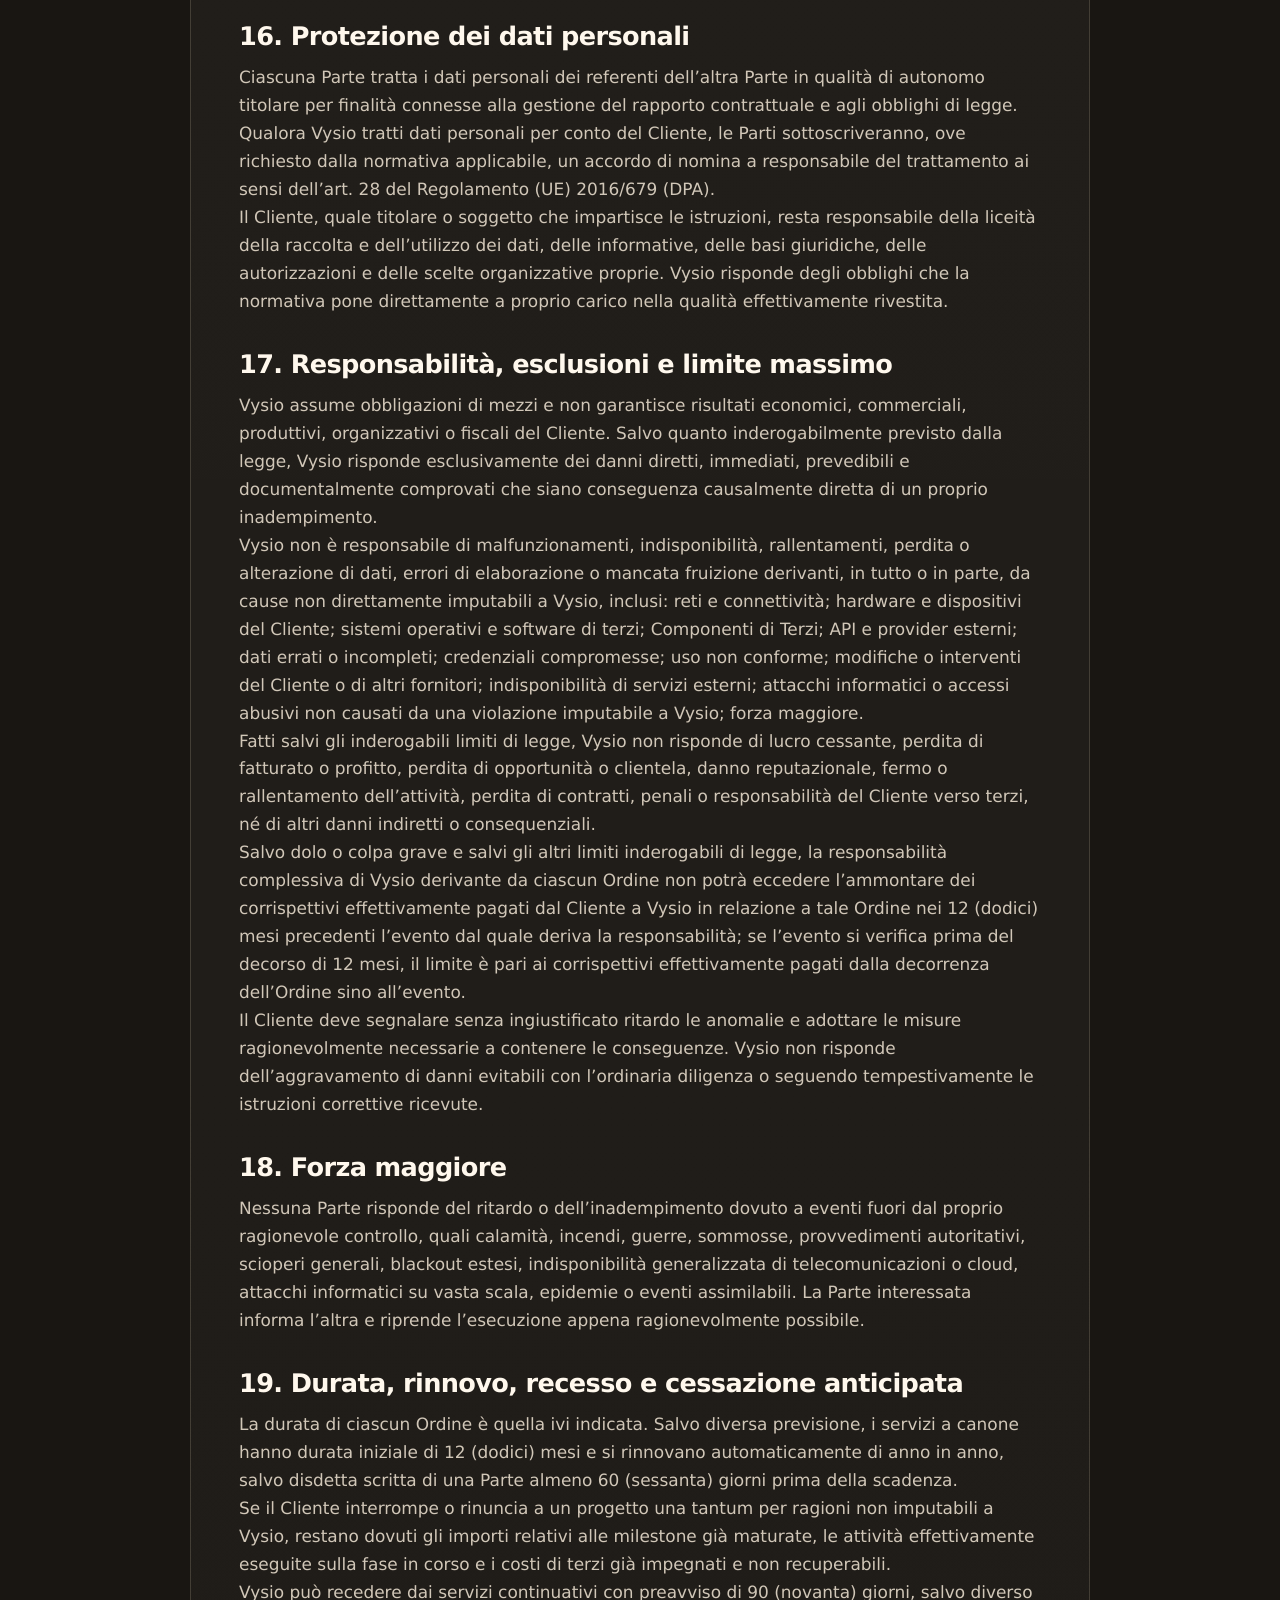
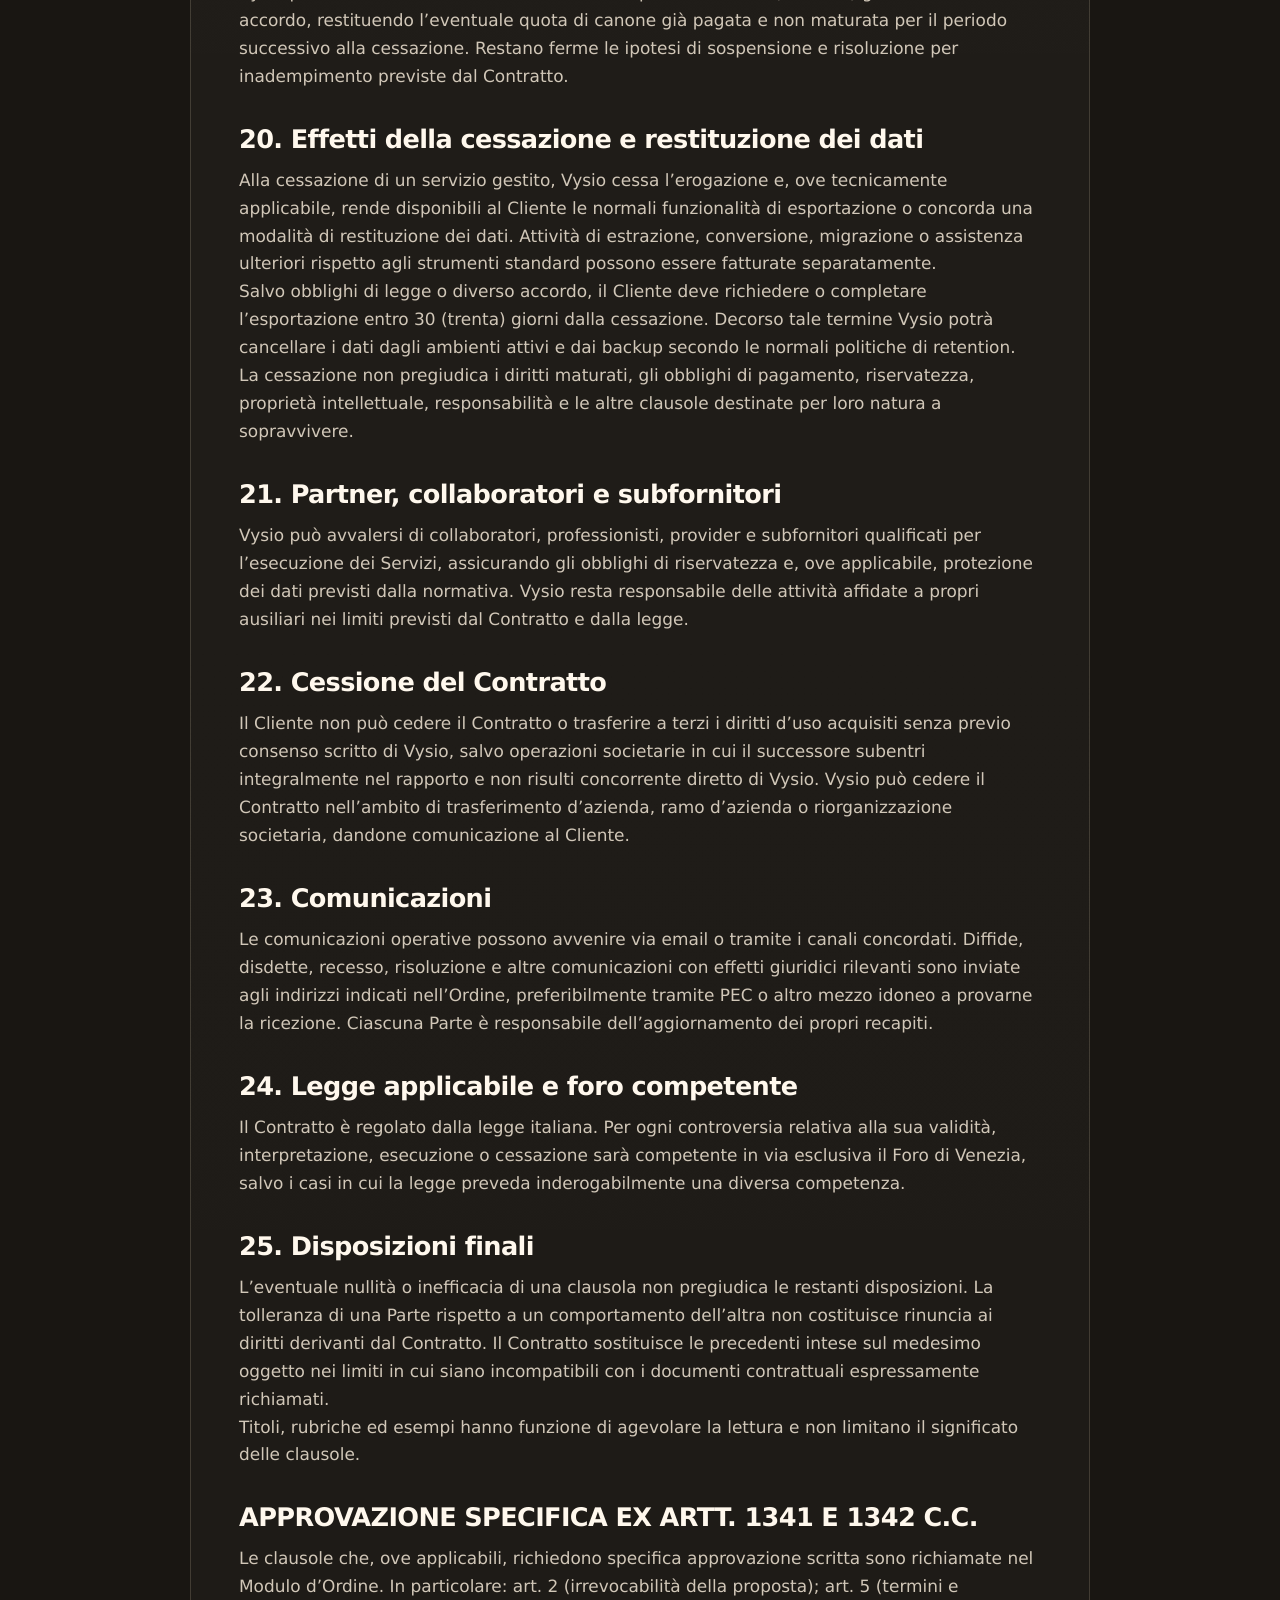
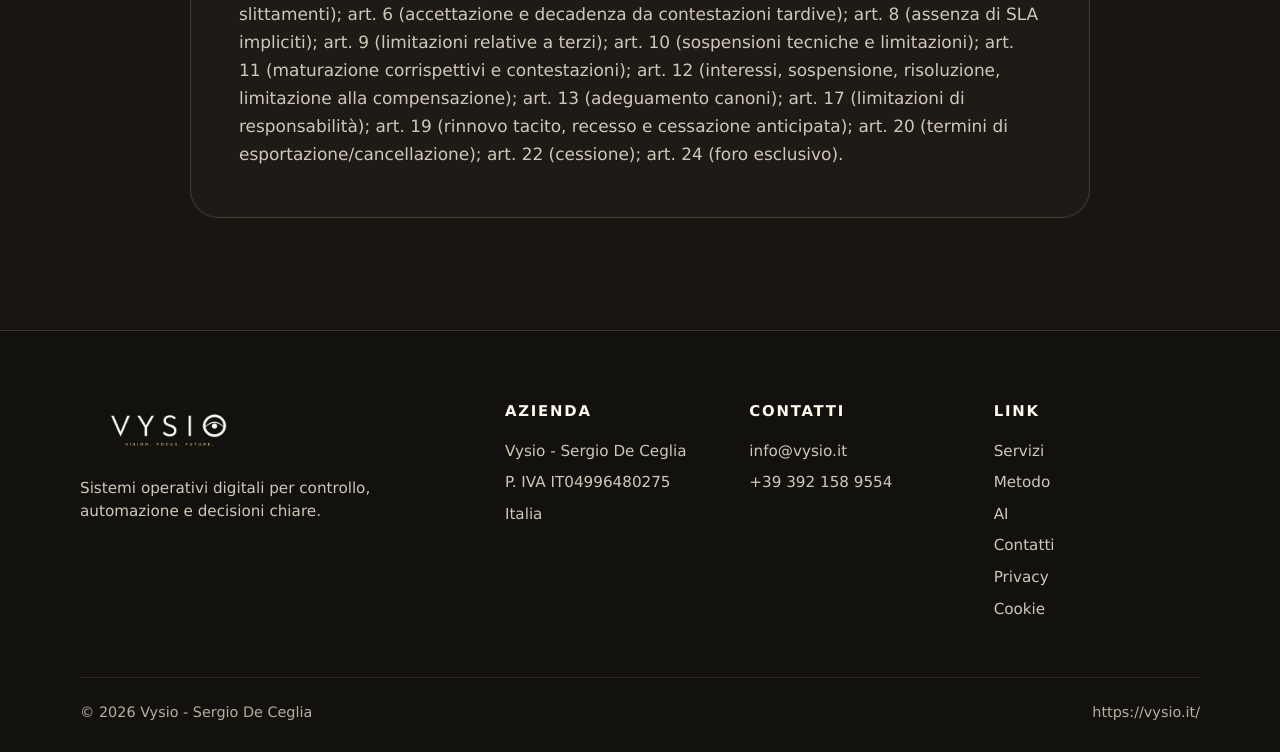
<file: condizioni-generali/index.html>
<!DOCTYPE html>
<html lang="it">
<head>
  <meta charset="UTF-8" />
  <meta name="viewport" content="width=device-width, initial-scale=1, viewport-fit=cover" />
  <meta name="theme-color" content="#1a1713" />
  <meta name="color-scheme" content="dark" />
  <title>Condizioni Generali di Contratto | Vysio</title>
  <meta name="description" content="Condizioni Generali Vysio per la fornitura di software, servizi cloud, sviluppo, manutenzione, assistenza e servizi professionali." />
  <meta name="robots" content="noindex, nofollow, noarchive" />
  <link rel="canonical" href="https://vysio.it/condizioni-generali" />
  <link rel="icon" href="/favicon.ico" sizes="any" />
  <link rel="icon" type="image/png" sizes="96x96" href="/favicon-96x96.png" />
  <link rel="icon" type="image/svg+xml" href="/favicon.svg" />
  <link rel="apple-touch-icon" sizes="180x180" href="/apple-touch-icon.png" />
  <link rel="manifest" href="/site.webmanifest" />
  <link rel="stylesheet" href="/styles.css" />
  <script src="/main.js" defer></script>
</head>
<body>
  <a class="skip-link" href="#main">Salta al contenuto</a>
  <div class="site-bg" aria-hidden="true"></div>

  <header class="site-header" id="siteHeader">
    <nav class="nav container" aria-label="Navigazione principale">
      <a class="brand" href="/#top" aria-label="Vysio — torna alla home">
        <img class="brand-logo" src="/logo.png" alt="Logo Vysio" width="900" height="300" decoding="async" />
      </a>
      <button class="nav-toggle" id="navToggle" type="button" aria-label="Apri menu" aria-controls="mobileMenu" aria-expanded="false"><span aria-hidden="true"></span><span aria-hidden="true"></span></button>
      <ul class="nav-links" id="desktopNav">
        <li><a href="/#servizi">Servizi</a></li>
        <li><a href="/#metodo">Metodo</a></li>
        <li><a href="/#ai">AI</a></li>
        <li><a href="/#benefici">Benefici</a></li>
        <li><a href="/#contatti">Contatti</a></li>
      </ul>
      <a class="nav-cta" href="/#contatti">Prenota una consulenza</a>
    </nav>
    <div class="mobile-menu" id="mobileMenu" hidden>
      <a href="/#servizi">Servizi</a>
      <a href="/#metodo">Metodo</a>
      <a href="/#ai">AI</a>
      <a href="/#benefici">Benefici</a>
      <a href="/#contatti">Contatti</a>
      <a class="mobile-menu__cta" href="/#contatti">Prenota una consulenza</a>
    </div>
  </header>

  <main id="main" class="policy-main">
    <section class="section policy-section">
      <div class="container policy-layout">
        <p class="eyebrow">Contratti e servizi B2B</p>
        <h1>Condizioni Generali di Contratto</h1>
        <p class="policy-updated">Versione 29/09/2026</p>

        <div class="policy-card">
          <p><strong>CONDIZIONI GENERALI VYSIO</strong><br />Fornitura di software, servizi cloud, sviluppo, manutenzione, assistenza e servizi professionali</p>
          <p><strong>Ambito B2B.</strong> Le presenti Condizioni Generali sono predisposte per rapporti con imprese, enti e professionisti che agiscono nell’esercizio della propria attività e non disciplinano rapporti con consumatori.</p>

          <h2>1. Definizioni e documenti contrattuali</h2>
          <p>“Vysio” o “Fornitore” indica Vysio - Sergio De Ceglia, Via Brusade 99, 30027 San Donà di Piave (VE), P. IVA IT04996480275, PEC sergio.deceglia@spidmail.it. “Cliente” indica il soggetto identificato nel Modulo d’Ordine. “Ordine” indica il modulo, proposta contrattuale o conferma d’ordine che richiama le presenti Condizioni Generali. “Offerta” indica l’eventuale proposta commerciale, capitolato, specifica funzionale o documento tecnico richiamato nell’Ordine. “Servizi” indica le attività, i prodotti e le prestazioni espressamente indicate nell’Ordine e/o nell’Offerta.</p>
          <p>Il rapporto contrattuale è costituito, nell’ordine: (a) dal Modulo d’Ordine e dalle eventuali condizioni particolari ivi espressamente indicate; (b) dall’Offerta e dagli allegati tecnici espressamente richiamati; (c) dalle presenti Condizioni Generali; (d) dall’eventuale accordo sul trattamento dei dati personali (DPA) e dagli ulteriori allegati sottoscritti dalle Parti. In caso di contrasto, prevale il documento di grado superiore, ma una deroga alle presenti Condizioni Generali opera solo se espressamente formulata come tale.</p>
          <p>Le presenti Condizioni Generali si applicano esclusivamente al perimetro dei Servizi indicati nell’Ordine. Quanto non espressamente incluso è escluso dal corrispettivo e potrà essere oggetto di separata quotazione.</p>

          <h2>2. Formazione del contratto e conoscibilità delle condizioni</h2>
          <p>Salvo che l’Ordine indichi diversamente, il Modulo d’Ordine sottoscritto dal Cliente costituisce proposta contrattuale rivolta a Vysio e rimane ferma e irrevocabile per 30 (trenta) giorni dalla sottoscrizione. Vysio potrà accettarla mediante controfirma, conferma scritta o avvio dell’esecuzione dei Servizi.</p>
          <p>Prima della sottoscrizione dell’Ordine, le presenti Condizioni Generali sono messe a disposizione del Cliente in formato digitale e identificate mediante numero/versione e, ove indicato nell’Ordine, impronta SHA-256 del relativo PDF. Il Cliente dichiara di averne avuto piena disponibilità e possibilità di esame.</p>
          <p>Ogni modifica o integrazione al Contratto deve risultare da accordo scritto o da successivo Ordine accettato da Vysio.</p>

          <h2>3. Perimetro dei Servizi e metodo di lavoro</h2>
          <p>Vysio esegue i Servizi con diligenza professionale e secondo il perimetro, le priorità, le assunzioni e i requisiti espressamente concordati. Descrizioni commerciali, esempi, mockup, roadmap, stime o funzionalità prospettiche non costituiscono obbligo di risultato se non espressamente incluse nel perimetro contrattuale.</p>
          <p>Il progetto può essere sviluppato per fasi, rilasci intermedi, prototipi e cicli di validazione. Vysio può proporre scelte tecniche equivalenti o migliorative che non riducano sostanzialmente le funzionalità concordate.</p>
          <p>Il Cliente nomina uno o più referenti abilitati a fornire istruzioni, validazioni e priorità. Le indicazioni provenienti da tali referenti si considerano autorizzate dal Cliente.</p>

          <h2>4. Obblighi di collaborazione del Cliente</h2>
          <p>Il Cliente deve mettere tempestivamente a disposizione accessi, credenziali, dati, file, documenti, ambienti, campioni, informazioni, referenti e decisioni ragionevolmente necessari all’esecuzione dei Servizi e deve assicurare la correttezza e completezza delle informazioni fornite.</p>
          <p>Il Cliente è responsabile dei propri processi, delle scelte organizzative e della liceità dei dati, contenuti e istruzioni forniti a Vysio. Vysio può fare affidamento sulle informazioni ricevute senza obbligo di verifica indipendente, salvo errori manifesti.</p>
          <p>Il Cliente deve impedire l’uso improprio delle credenziali, adottare misure adeguate sui propri dispositivi, reti e sistemi, e non consentire modifiche da parte di soggetti terzi che possano compromettere i Servizi senza previa condivisione con Vysio.</p>

          <h2>5. Tempi, pianificazione e dipendenze</h2>
          <p>Salvo espressa qualificazione nell’Ordine come termine essenziale, le date di progetto e di rilascio sono stime. Ritardi, indisponibilità o richieste di modifica imputabili al Cliente, ai suoi fornitori o a sistemi terzi comportano lo slittamento automatico dei termini per un periodo almeno equivalente, oltre al tempo ragionevolmente necessario alla ripianificazione delle risorse.</p>
          <p>Vysio non risponde di ritardi causati da indisponibilità di API, provider, infrastrutture, componenti software, autorizzazioni, dati o attività di terzi non soggetti al proprio controllo.</p>

          <h2>6. Rilasci, test, collaudo e accettazione</h2>
          <p>Quando Vysio comunica la disponibilità di un prototipo, rilascio, milestone o versione finale, il Cliente dispone di 7 (sette) Giorni Lavorativi, salvo diverso termine indicato nell’Ordine, per eseguire i test di propria competenza e contestare per iscritto eventuali anomalie sostanziali.</p>
          <p>La contestazione deve essere specifica, circostanziata e riproducibile e deve indicare almeno funzione interessata, risultato atteso, risultato riscontrato e, ove possibile, passaggi per riprodurre l’anomalia. In assenza di contestazioni conformi entro il termine, il rilascio si considera accettato. L’utilizzo in produzione o l’autorizzazione al go-live costituiscono comunque accettazione del rilascio utilizzato.</p>
          <p>Anomalie minori, difetti estetici o problemi che non impediscono l’uso sostanziale delle funzioni principali non sospendono l’accettazione e saranno gestiti secondo priorità ragionevoli. In presenza di un’anomalia bloccante imputabile a Vysio, il termine di accettazione riprende dopo la messa a disposizione della correzione.</p>

          <h2>7. Anomalie, manutenzione correttiva ed evolutive</h2>
          <p>Per “anomalia” si intende un comportamento riproducibile e direttamente imputabile a componenti realizzati o configurati da Vysio che si discosti in modo sostanziale da una funzione espressamente prevista nell’Ordine, nell’Offerta o nelle specifiche approvate.</p>
          <p>Non costituiscono anomalie, e sono quindi attività evolutive o extra-perimetro, le nuove funzionalità, modifiche di processo, cambi di layout o report non concordati, nuove integrazioni, nuove automazioni, modifiche a dati o regole aziendali, adeguamenti richiesti da cambi normativi o da software/API/provider terzi, formazione aggiuntiva, data cleansing e attività analoghe.</p>
          <p>Le attività extra-perimetro sono eseguite solo previa approvazione di una change request, di un preventivo o di un Ordine aggiuntivo, salvo interventi urgenti richiesti espressamente dal Cliente e consuntivati secondo le tariffe applicabili.</p>

          <h2>8. Assistenza, manutenzione e livelli di servizio</h2>
          <p>Assistenza, manutenzione, hosting, monitoraggio, backup, aggiornamenti e presidio continuativo sono inclusi solo se espressamente indicati nell’Ordine o nell’Offerta e nei limiti ivi descritti.</p>
          <p>Salvo SLA espressamente sottoscritti, Vysio non garantisce tempi di presa in carico o risoluzione predeterminati, disponibilità 24/7 o continuità assoluta del servizio. Le segnalazioni vengono gestite secondo gravità, impatto, riproducibilità e disponibilità delle informazioni necessarie.</p>
          <p>L’apertura di un ticket, l’esecuzione di verifiche, la collaborazione alla diagnosi o l’adozione di misure correttive non costituiscono riconoscimento di inadempimento o di responsabilità da parte di Vysio.</p>

          <h2>9. Componenti di terzi, API, open source e provider</h2>
          <p>I Servizi possono dipendere da software open source, piattaforme cloud, sistemi operativi, API, reti, servizi di telecomunicazione, strumenti di intelligenza artificiale, librerie, database o altri componenti forniti da terzi (“Componenti di Terzi”). I relativi diritti, licenze e condizioni restano disciplinati dai rispettivi titolari.</p>
          <p>Il Cliente prende atto che i Componenti di Terzi possono essere modificati, aggiornati, limitati, resi incompatibili, sospesi, ritirati o assoggettati a nuove condizioni o costi senza controllo di Vysio. In tali casi Vysio coopererà ragionevolmente per individuare soluzioni alternative, ma le attività necessarie e gli eventuali maggiori costi potranno essere oggetto di separata quotazione.</p>
          <p>Fatti salvi gli inderogabili limiti di legge, Vysio non risponde di malfunzionamenti, indisponibilità o elaborazioni errate direttamente derivanti da Componenti di Terzi, da loro modifiche o da un utilizzo non conforme degli stessi, salvo che il danno sia direttamente imputabile a un’attività di integrazione eseguita da Vysio con dolo o colpa grave.</p>

          <h2>10. Infrastruttura, sicurezza, backup e continuità</h2>
          <p>Quando l’infrastruttura è gestita da Vysio, quest’ultima adotta misure tecniche e organizzative ragionevoli e proporzionate al servizio, allo stato dell’arte, ai costi e ai rischi, secondo quanto indicato nell’Ordine o nella documentazione tecnica applicabile. Nessun sistema informatico può tuttavia essere garantito come privo di vulnerabilità o sempre disponibile.</p>
          <p>Vysio può eseguire manutenzioni ordinarie e straordinarie che comportino sospensioni temporanee, cercando, quando ragionevolmente possibile, di ridurre l’impatto operativo e di informare preventivamente il Cliente.</p>
          <p>Frequenza, retention e modalità dei backup sono quelle indicate nell’Ordine o nella documentazione tecnica. Il backup riduce il rischio di perdita dati ma non garantisce l’assenza assoluta di perdita o la ricostruzione di ogni singola modifica. Il Cliente resta responsabile dei dati conservati al di fuori degli ambienti gestiti da Vysio.</p>

          <h2>11. Corrispettivi, fatturazione, imposte e spese</h2>
          <p>Corrispettivi, acconti, canoni, scadenze e modalità di fatturazione sono indicati nell’Ordine e/o nell’Offerta. Tutti gli importi si intendono al netto di IVA, imposte, bolli e altri oneri eventualmente dovuti secondo il regime fiscale applicabile.</p>
          <p>Salvo diversa indicazione, costi di licenze, provider, API, SMS, WhatsApp, firma digitale, consumi AI, servizi cloud di terzi, hardware, trasferte e altri costi esterni non sono inclusi e sono a carico del Cliente se necessari o richiesti.</p>
          <p>Il raggiungimento di una milestone contrattuale determina la maturazione del relativo corrispettivo anche se il Cliente ritarda test, validazioni, formazione, messa in produzione o utilizzo per cause non imputabili a Vysio.</p>
          <p>Eventuali contestazioni di fattura devono essere formulate per iscritto in modo specifico entro 7 (sette) giorni dal ricevimento; esse non sospendono il pagamento delle somme non contestate.</p>

          <h2>12. Ritardi di pagamento, sospensione e compensazione</h2>
          <p>In caso di mancato o ritardato pagamento, sulle somme scadute maturano automaticamente gli interessi moratori previsti dal D.Lgs. 231/2002, oltre agli eventuali costi di recupero consentiti dalla legge.</p>
          <p>Decorsi 7 (sette) giorni dalla scadenza senza integrale pagamento, Vysio, previa comunicazione scritta, può sospendere in tutto o in parte sviluppo, assistenza, manutenzione, supporto, accesso agli ambienti gestiti e ogni altra prestazione continuativa, senza che la sospensione costituisca inadempimento di Vysio. I termini di progetto si intendono conseguentemente sospesi e saranno ripianificati dopo il pagamento.</p>
          <p>Decorsi 15 (quindici) giorni dalla scadenza, Vysio può inoltre dichiarare risolto il Contratto ai sensi dell’art. 1456 c.c. con comunicazione scritta, fatto salvo il diritto al pagamento delle somme maturate e al risarcimento degli ulteriori danni nei limiti di legge.</p>
          <p>Il Cliente non può compensare unilateralmente i corrispettivi dovuti con pretese risarcitorie o crediti non riconosciuti per iscritto da Vysio o non accertati con provvedimento definitivo.</p>

          <h2>13. Adeguamento dei canoni e costi di terzi</h2>
          <p>Salvo diversa previsione nell’Ordine, i canoni ricorrenti possono essere aggiornati, con effetto dal rinnovo successivo, in misura pari alla variazione positiva dell’indice ISTAT NIC e/o per riflettere aumenti documentabili di provider o servizi di terzi che incidano direttamente sul costo del servizio.</p>
          <p>Per aumenti ulteriori rispetto a quanto sopra, Vysio ne darà comunicazione con almeno 60 (sessanta) giorni di preavviso rispetto al rinnovo. Il Cliente potrà evitare il rinnovo comunicando disdetta entro 30 (trenta) giorni dalla comunicazione, restando dovuti gli importi già maturati.</p>

          <h2>14. Proprietà intellettuale e diritti d’uso</h2>
          <p>I dati, documenti, loghi, contenuti e informazioni del Cliente restano di titolarità del Cliente o dei rispettivi aventi diritto.</p>
          <p>Restano di titolarità di Vysio i propri strumenti, metodologie, know-how, framework, librerie, moduli generici, template, connettori, componenti preesistenti e ogni elemento riutilizzabile sviluppato indipendentemente dalle informazioni riservate del Cliente. Restano altresì salvi i diritti dei titolari dei Componenti di Terzi.</p>
          <p>Salvo diversa previsione dell’Ordine, dopo l’integrale pagamento dei corrispettivi il Cliente acquisisce un diritto non esclusivo e non trasferibile di utilizzare internamente gli sviluppi specificamente realizzati per il proprio progetto, per la durata tecnica prevista dal relativo modello di erogazione. La consegna del codice sorgente, la cessione dei diritti di sfruttamento economico o una licenza perpetua più ampia devono essere espressamente previste nell’Ordine.</p>
          <p>Vysio può riutilizzare esperienza, idee, tecniche, architetture e componenti generici maturati nel progetto, purché ciò non comporti divulgazione di dati, segreti commerciali o informazioni riservate del Cliente.</p>

          <h2>15. Riservatezza</h2>
          <p>Ciascuna Parte mantiene riservate le informazioni tecniche, commerciali, organizzative e finanziarie dell’altra Parte non pubbliche e ragionevolmente qualificabili come confidenziali, utilizzandole esclusivamente per l’esecuzione del Contratto.</p>
          <p>Gli obblighi di riservatezza non si applicano a informazioni già legittimamente note, divenute pubbliche senza violazione, ricevute legittimamente da terzi o la cui divulgazione sia imposta dalla legge o da un’autorità. L’obbligo permane per 5 (cinque) anni dalla cessazione del Contratto, fatti salvi i segreti commerciali tutelati per il periodo previsto dalla legge.</p>

          <h2>16. Protezione dei dati personali</h2>
          <p>Ciascuna Parte tratta i dati personali dei referenti dell’altra Parte in qualità di autonomo titolare per finalità connesse alla gestione del rapporto contrattuale e agli obblighi di legge.</p>
          <p>Qualora Vysio tratti dati personali per conto del Cliente, le Parti sottoscriveranno, ove richiesto dalla normativa applicabile, un accordo di nomina a responsabile del trattamento ai sensi dell’art. 28 del Regolamento (UE) 2016/679 (DPA).</p>
          <p>Il Cliente, quale titolare o soggetto che impartisce le istruzioni, resta responsabile della liceità della raccolta e dell’utilizzo dei dati, delle informative, delle basi giuridiche, delle autorizzazioni e delle scelte organizzative proprie. Vysio risponde degli obblighi che la normativa pone direttamente a proprio carico nella qualità effettivamente rivestita.</p>

          <h2>17. Responsabilità, esclusioni e limite massimo</h2>
          <p>Vysio assume obbligazioni di mezzi e non garantisce risultati economici, commerciali, produttivi, organizzativi o fiscali del Cliente. Salvo quanto inderogabilmente previsto dalla legge, Vysio risponde esclusivamente dei danni diretti, immediati, prevedibili e documentalmente comprovati che siano conseguenza causalmente diretta di un proprio inadempimento.</p>
          <p>Vysio non è responsabile di malfunzionamenti, indisponibilità, rallentamenti, perdita o alterazione di dati, errori di elaborazione o mancata fruizione derivanti, in tutto o in parte, da cause non direttamente imputabili a Vysio, inclusi: reti e connettività; hardware e dispositivi del Cliente; sistemi operativi e software di terzi; Componenti di Terzi; API e provider esterni; dati errati o incompleti; credenziali compromesse; uso non conforme; modifiche o interventi del Cliente o di altri fornitori; indisponibilità di servizi esterni; attacchi informatici o accessi abusivi non causati da una violazione imputabile a Vysio; forza maggiore.</p>
          <p>Fatti salvi gli inderogabili limiti di legge, Vysio non risponde di lucro cessante, perdita di fatturato o profitto, perdita di opportunità o clientela, danno reputazionale, fermo o rallentamento dell’attività, perdita di contratti, penali o responsabilità del Cliente verso terzi, né di altri danni indiretti o consequenziali.</p>
          <p>Salvo dolo o colpa grave e salvi gli altri limiti inderogabili di legge, la responsabilità complessiva di Vysio derivante da ciascun Ordine non potrà eccedere l’ammontare dei corrispettivi effettivamente pagati dal Cliente a Vysio in relazione a tale Ordine nei 12 (dodici) mesi precedenti l’evento dal quale deriva la responsabilità; se l’evento si verifica prima del decorso di 12 mesi, il limite è pari ai corrispettivi effettivamente pagati dalla decorrenza dell’Ordine sino all’evento.</p>
          <p>Il Cliente deve segnalare senza ingiustificato ritardo le anomalie e adottare le misure ragionevolmente necessarie a contenere le conseguenze. Vysio non risponde dell’aggravamento di danni evitabili con l’ordinaria diligenza o seguendo tempestivamente le istruzioni correttive ricevute.</p>

          <h2>18. Forza maggiore</h2>
          <p>Nessuna Parte risponde del ritardo o dell’inadempimento dovuto a eventi fuori dal proprio ragionevole controllo, quali calamità, incendi, guerre, sommosse, provvedimenti autoritativi, scioperi generali, blackout estesi, indisponibilità generalizzata di telecomunicazioni o cloud, attacchi informatici su vasta scala, epidemie o eventi assimilabili. La Parte interessata informa l’altra e riprende l’esecuzione appena ragionevolmente possibile.</p>

          <h2>19. Durata, rinnovo, recesso e cessazione anticipata</h2>
          <p>La durata di ciascun Ordine è quella ivi indicata. Salvo diversa previsione, i servizi a canone hanno durata iniziale di 12 (dodici) mesi e si rinnovano automaticamente di anno in anno, salvo disdetta scritta di una Parte almeno 60 (sessanta) giorni prima della scadenza.</p>
          <p>Se il Cliente interrompe o rinuncia a un progetto una tantum per ragioni non imputabili a Vysio, restano dovuti gli importi relativi alle milestone già maturate, le attività effettivamente eseguite sulla fase in corso e i costi di terzi già impegnati e non recuperabili.</p>
          <p>Vysio può recedere dai servizi continuativi con preavviso di 90 (novanta) giorni, salvo diverso accordo, restituendo l’eventuale quota di canone già pagata e non maturata per il periodo successivo alla cessazione. Restano ferme le ipotesi di sospensione e risoluzione per inadempimento previste dal Contratto.</p>

          <h2>20. Effetti della cessazione e restituzione dei dati</h2>
          <p>Alla cessazione di un servizio gestito, Vysio cessa l’erogazione e, ove tecnicamente applicabile, rende disponibili al Cliente le normali funzionalità di esportazione o concorda una modalità di restituzione dei dati. Attività di estrazione, conversione, migrazione o assistenza ulteriori rispetto agli strumenti standard possono essere fatturate separatamente.</p>
          <p>Salvo obblighi di legge o diverso accordo, il Cliente deve richiedere o completare l’esportazione entro 30 (trenta) giorni dalla cessazione. Decorso tale termine Vysio potrà cancellare i dati dagli ambienti attivi e dai backup secondo le normali politiche di retention.</p>
          <p>La cessazione non pregiudica i diritti maturati, gli obblighi di pagamento, riservatezza, proprietà intellettuale, responsabilità e le altre clausole destinate per loro natura a sopravvivere.</p>

          <h2>21. Partner, collaboratori e subfornitori</h2>
          <p>Vysio può avvalersi di collaboratori, professionisti, provider e subfornitori qualificati per l’esecuzione dei Servizi, assicurando gli obblighi di riservatezza e, ove applicabile, protezione dei dati previsti dalla normativa. Vysio resta responsabile delle attività affidate a propri ausiliari nei limiti previsti dal Contratto e dalla legge.</p>

          <h2>22. Cessione del Contratto</h2>
          <p>Il Cliente non può cedere il Contratto o trasferire a terzi i diritti d’uso acquisiti senza previo consenso scritto di Vysio, salvo operazioni societarie in cui il successore subentri integralmente nel rapporto e non risulti concorrente diretto di Vysio. Vysio può cedere il Contratto nell’ambito di trasferimento d’azienda, ramo d’azienda o riorganizzazione societaria, dandone comunicazione al Cliente.</p>

          <h2>23. Comunicazioni</h2>
          <p>Le comunicazioni operative possono avvenire via email o tramite i canali concordati. Diffide, disdette, recesso, risoluzione e altre comunicazioni con effetti giuridici rilevanti sono inviate agli indirizzi indicati nell’Ordine, preferibilmente tramite PEC o altro mezzo idoneo a provarne la ricezione. Ciascuna Parte è responsabile dell’aggiornamento dei propri recapiti.</p>

          <h2>24. Legge applicabile e foro competente</h2>
          <p>Il Contratto è regolato dalla legge italiana. Per ogni controversia relativa alla sua validità, interpretazione, esecuzione o cessazione sarà competente in via esclusiva il Foro di Venezia, salvo i casi in cui la legge preveda inderogabilmente una diversa competenza.</p>

          <h2>25. Disposizioni finali</h2>
          <p>L’eventuale nullità o inefficacia di una clausola non pregiudica le restanti disposizioni. La tolleranza di una Parte rispetto a un comportamento dell’altra non costituisce rinuncia ai diritti derivanti dal Contratto. Il Contratto sostituisce le precedenti intese sul medesimo oggetto nei limiti in cui siano incompatibili con i documenti contrattuali espressamente richiamati.</p>
          <p>Titoli, rubriche ed esempi hanno funzione di agevolare la lettura e non limitano il significato delle clausole.</p>

          <h2>APPROVAZIONE SPECIFICA EX ARTT. 1341 E 1342 C.C.</h2>
          <p>Le clausole che, ove applicabili, richiedono specifica approvazione scritta sono richiamate nel Modulo d’Ordine. In particolare: art. 2 (irrevocabilità della proposta); art. 5 (termini e slittamenti); art. 6 (accettazione e decadenza da contestazioni tardive); art. 8 (assenza di SLA impliciti); art. 9 (limitazioni relative a terzi); art. 10 (sospensioni tecniche e limitazioni); art. 11 (maturazione corrispettivi e contestazioni); art. 12 (interessi, sospensione, risoluzione, limitazione alla compensazione); art. 13 (adeguamento canoni); art. 17 (limitazioni di responsabilità); art. 19 (rinnovo tacito, recesso e cessazione anticipata); art. 20 (termini di esportazione/cancellazione); art. 22 (cessione); art. 24 (foro esclusivo).</p>
        </div>
      </div>
    </section>
  </main>

  <footer class="footer">
    <div class="container footer-grid">
      <div class="footer-company">
        <a class="brand footer-brand" href="/#top" aria-label="Vysio — torna alla home"><img class="brand-logo" src="/logo.png" alt="Logo Vysio" width="900" height="300" loading="lazy" decoding="async" /></a>
        <p>Sistemi operativi digitali per controllo, automazione e decisioni chiare.</p>
      </div>
      <div><h2 class="footer-title">Azienda</h2><p>Vysio - Sergio De Ceglia</p><p>P. IVA IT04996480275</p><p>Italia</p></div>
      <div><h2 class="footer-title">Contatti</h2><a href="mailto:info@vysio.it">info@vysio.it</a><a href="tel:+393921589554">+39 392 158 9554</a></div>
      <div><h2 class="footer-title">Link</h2><a href="/#servizi">Servizi</a><a href="/#metodo">Metodo</a><a href="/#ai">AI</a><a href="/#contatti">Contatti</a><a href="/privacy.html">Privacy</a><a href="/cookie.html">Cookie</a></div>
    </div>
    <div class="container footer-bottom"><p>© 2026 Vysio - Sergio De Ceglia</p><p><a href="https://vysio.it/">https://vysio.it/</a></p></div>
  </footer>
</body>
</html>
</file>
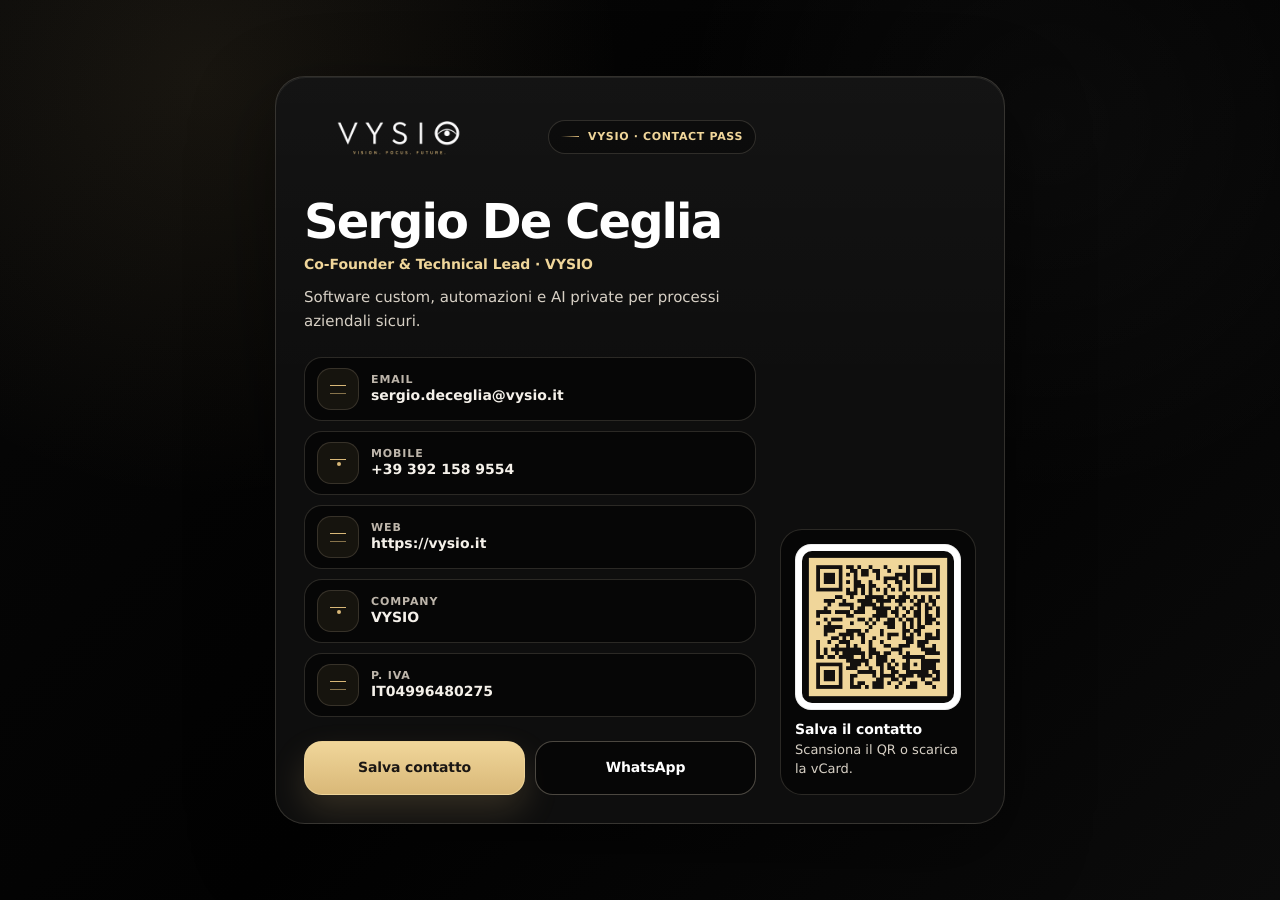
<file: sergiodeceglia/index.html>
<!DOCTYPE html>
<html lang="it">
<head>
  <meta charset="UTF-8" />
  <meta name="viewport" content="width=device-width, initial-scale=1, viewport-fit=cover" />
  <meta name="theme-color" content="#050505" />
  <meta name="color-scheme" content="dark" />

  <!-- Pagina volutamente non indicizzabile -->
  <meta name="robots" content="noindex, nofollow, noarchive, nosnippet, noimageindex" />
  <meta name="googlebot" content="noindex, nofollow, noarchive, nosnippet, noimageindex" />

  <title>Sergio De Ceglia · VYSIO</title>
  <meta name="description" content="Biglietto da visita digitale di Sergio De Ceglia, Co-Founder & Technical Lead di VYSIO." />

  <meta property="og:locale" content="it_IT" />
  <meta property="og:type" content="profile" />
  <meta property="og:title" content="Sergio De Ceglia · VYSIO" />
  <meta property="og:description" content="Co-Founder & Technical Lead · Software custom, automazioni e AI private per processi aziendali sicuri." />
  <meta property="og:url" content="https://vysio.it/sergiodeceglia/" />
  <meta property="og:site_name" content="VYSIO" />
  <meta property="og:image" content="https://vysio.it/logo.png" />

  <link rel="icon" href="/favicon.ico" sizes="any" />
  <link rel="icon" type="image/png" sizes="96x96" href="/favicon-96x96.png" />
  <link rel="apple-touch-icon" sizes="180x180" href="/apple-touch-icon.png" />

  <style>
    :root {
      --bg: #050505;
      --bg-soft: #0a0a0a;
      --surface: #0e0e0e;
      --surface-2: #151515;
      --text: #f5f1ea;
      --text-strong: #ffffff;
      --muted: #d7d0c5;
      --muted-2: #bdb5aa;
      --line: rgba(236, 222, 198, 0.16);
      --line-strong: rgba(236, 222, 198, 0.30);
      --accent: #d9b878;
      --accent-strong: #f0d69a;
      --accent-soft: rgba(217, 184, 120, 0.14);
      --shadow: 0 28px 84px rgba(0, 0, 0, 0.42);
      --radius: 30px;
      color-scheme: dark;
      font-family: Inter, ui-sans-serif, system-ui, -apple-system, BlinkMacSystemFont, "Segoe UI", Roboto, "Helvetica Neue", Arial, sans-serif;
    }

    * { box-sizing: border-box; }

    html {
      min-height: 100%;
      background: var(--bg);
      -webkit-text-size-adjust: 100%;
      text-size-adjust: 100%;
    }

    body {
      min-height: 100vh;
      margin: 0;
      color: var(--text);
      background:
        radial-gradient(circle at 16% 9%, rgba(217, 184, 120, 0.09), transparent 31%),
        radial-gradient(circle at 82% 14%, rgba(255, 255, 255, 0.035), transparent 29%),
        linear-gradient(135deg, #070707 0%, #020202 52%, #0b0b0b 100%);
      overflow-x: hidden;
      text-rendering: geometricPrecision;
    }

    body::before {
      content: "";
      position: fixed;
      inset: 0;
      z-index: -1;
      pointer-events: none;
      opacity: 0.18;
      background-image:
        linear-gradient(rgba(255, 248, 237, 0.034) 1px, transparent 1px),
        linear-gradient(90deg, rgba(255, 248, 237, 0.028) 1px, transparent 1px);
      background-size: 72px 72px;
      mask-image: linear-gradient(to bottom, #000 0%, rgba(0, 0, 0, 0.7) 42%, transparent 100%);
    }

    body::after {
      content: "VYSIO";
      position: fixed;
      right: clamp(-34px, -3vw, -12px);
      bottom: clamp(18px, 5vw, 58px);
      z-index: -1;
      color: rgba(240, 214, 154, 0.035);
      font-size: clamp(72px, 17vw, 210px);
      font-weight: 760;
      letter-spacing: -0.08em;
      line-height: 1;
      pointer-events: none;
    }

    a { color: inherit; text-decoration: none; }
    img { display: block; max-width: 100%; }

    .page {
      min-height: 100svh;
      display: grid;
      place-items: center;
      padding: max(20px, env(safe-area-inset-top)) 16px max(20px, env(safe-area-inset-bottom));
    }

    .card {
      position: relative;
      width: min(100%, 730px);
      overflow: hidden;
      border: 1px solid var(--line);
      border-radius: var(--radius);
      background:
        linear-gradient(180deg, rgba(255, 255, 255, 0.025), transparent 42%),
        var(--surface);
      box-shadow: var(--shadow);
    }

    .card::before {
      content: "";
      position: absolute;
      inset: 0;
      pointer-events: none;
      border-radius: inherit;
      box-shadow: inset 0 1px 0 rgba(255, 248, 237, 0.08);
    }

    .card-inner {
      position: relative;
      display: grid;
      gap: 22px;
      padding: 22px;
    }

    .topbar {
      display: flex;
      align-items: center;
      justify-content: space-between;
      gap: 16px;
    }

    .brand {
      display: inline-flex;
      align-items: center;
      width: clamp(144px, 42vw, 190px);
      aspect-ratio: 3 / 1;
      min-height: 48px;
      border-radius: 14px;
      background: url("/logo.png") center / contain no-repeat;
    }

    .brand-logo {
      width: 100%;
      max-width: none;
      height: auto;
      opacity: 0;
    }

    .badge {
      display: inline-flex;
      align-items: center;
      gap: 9px;
      min-height: 34px;
      border: 1px solid var(--line);
      border-radius: 999px;
      padding: 0 12px;
      color: var(--accent-strong);
      background: rgba(0, 0, 0, 0.34);
      font-size: 11px;
      font-weight: 720;
      letter-spacing: 0.06em;
      text-transform: uppercase;
      white-space: nowrap;
    }

    .badge::before {
      content: "";
      width: 18px;
      height: 1px;
      background: linear-gradient(90deg, transparent, var(--accent));
    }

    .identity {
      display: grid;
      gap: 10px;
      padding-top: 4px;
    }

    h1 {
      margin: 2px 0 0;
      color: var(--text-strong);
      font-size: clamp(32px, 8.6vw, 48px);
      line-height: 1.02;
      font-weight: 740;
      letter-spacing: -0.04em;
    }

    .role {
      margin: 0;
      color: var(--accent-strong);
      font-size: 14px;
      font-weight: 720;
      letter-spacing: -0.005em;
    }

    .tagline {
      max-width: 470px;
      margin: 3px 0 0;
      color: var(--muted);
      font-size: 15px;
      line-height: 1.55;
    }

    .contact-list {
      display: grid;
      gap: 10px;
      margin: 0;
      padding: 0;
      list-style: none;
    }

    .contact-action,
    .contact-static {
      min-height: 58px;
      display: grid;
      grid-template-columns: 42px 1fr;
      gap: 12px;
      align-items: center;
      border: 1px solid var(--line);
      border-radius: 18px;
      padding: 10px 12px;
      background: rgba(5, 5, 5, 0.76);
      transition: border-color 160ms ease, box-shadow 160ms ease, transform 160ms ease, background 160ms ease;
    }

    .contact-action:hover,
    .contact-action:focus-visible {
      border-color: var(--line-strong);
      background: rgba(18, 18, 18, 0.92);
      box-shadow: 0 14px 34px rgba(0, 0, 0, 0.22);
      transform: translateY(-1px);
    }

    .signal {
      position: relative;
      width: 42px;
      height: 42px;
      border: 1px solid rgba(227, 207, 178, 0.16);
      border-radius: 14px;
      background: rgba(217, 184, 120, 0.08);
    }

    .signal::before,
    .signal::after {
      content: "";
      position: absolute;
      left: 12px;
      right: 12px;
      height: 1px;
      background: var(--accent);
    }

    .signal::before { top: 16px; }
    .signal::after { top: 24px; opacity: 0.58; }

    .signal-dot::after {
      left: 19px;
      right: auto;
      top: 19px;
      width: 4px;
      height: 4px;
      border-radius: 50%;
      opacity: 1;
    }

    .label {
      display: block;
      margin-bottom: 2px;
      color: var(--muted-2);
      font-size: 11px;
      font-weight: 760;
      letter-spacing: 0.08em;
      text-transform: uppercase;
    }

    .value {
      display: block;
      min-width: 0;
      overflow-wrap: anywhere;
      color: var(--text);
      font-size: 14px;
      font-weight: 660;
      line-height: 1.25;
    }

    .actions {
      display: grid;
      grid-template-columns: 1fr 1fr;
      gap: 10px;
    }

    .btn {
      min-height: 54px;
      display: inline-flex;
      align-items: center;
      justify-content: center;
      border: 1px solid var(--line-strong);
      border-radius: 18px;
      padding: 0 16px;
      color: var(--text-strong);
      background: rgba(5, 5, 5, 0.82);
      font-size: 14px;
      font-weight: 800;
      letter-spacing: -0.01em;
      transition: transform 160ms ease, border-color 160ms ease, background 160ms ease, box-shadow 160ms ease;
    }

    .btn-primary {
      color: #1b1713;
      border-color: rgba(240, 214, 154, 0.82);
      background: linear-gradient(180deg, var(--accent-strong), var(--accent));
      box-shadow: 0 16px 34px rgba(217, 184, 120, 0.18);
    }

    .btn:hover,
    .btn:focus-visible {
      transform: translateY(-1px);
      border-color: rgba(240, 214, 154, 0.72);
      box-shadow: 0 14px 30px rgba(0, 0, 0, 0.24);
    }

    .qr-box {
      display: grid;
      grid-template-columns: 96px 1fr;
      gap: 14px;
      align-items: center;
      border: 1px solid var(--line);
      border-radius: 22px;
      padding: 12px;
      background: rgba(5, 5, 5, 0.76);
    }

    .qr-frame {
      width: 96px;
      height: 96px;
      border-radius: 16px;
      padding: 7px;
      background: #ffffff;
      box-shadow: inset 0 0 0 1px rgba(0, 0, 0, 0.08);
    }

    .qr-code {
      width: 100%;
      height: 100%;
      display: block;
      border-radius: 10px;
      background: #ffffff;
    }

    .qr-title {
      margin: 0 0 4px;
      color: var(--text-strong);
      font-size: 14px;
      font-weight: 780;
      letter-spacing: -0.01em;
    }

    .qr-copy {
      margin: 0;
      color: var(--muted);
      font-size: 13px;
      line-height: 1.45;
    }

    :focus-visible {
      outline: 3px solid rgba(240, 214, 154, 0.46);
      outline-offset: 3px;
    }

    ::selection {
      color: #17130f;
      background: var(--accent-strong);
    }

    @media (min-width: 760px) {
      .page { padding: 34px; }

      .card-inner {
        grid-template-columns: minmax(0, 1fr) 196px;
        gap: 24px;
        padding: 28px;
      }

      .topbar,
      .identity,
      .contact-list,
      .actions { grid-column: 1; }

      .qr-box {
        grid-column: 2;
        grid-row: 2 / span 3;
        align-self: end;
        grid-template-columns: 1fr;
        gap: 12px;
        padding: 14px;
      }

      .qr-frame {
        width: 100%;
        height: auto;
        aspect-ratio: 1;
      }
    }

    @media (max-width: 430px) {
      .page { padding-inline: 10px; }
      .card-inner { gap: 18px; padding: 18px; }
      .topbar { align-items: flex-start; flex-direction: column; }
      .badge { min-height: 32px; padding-inline: 10px; font-size: 10px; }
      .actions { grid-template-columns: 1fr; }
      .qr-box { grid-template-columns: 88px 1fr; }
      .qr-frame { width: 88px; height: 88px; padding: 6px; }
    }
  </style>
</head>

<body>
  <main class="page">
    <article class="card" aria-label="Biglietto da visita digitale di Sergio De Ceglia">
      <div class="card-inner">
        <header class="topbar">
          <a class="brand" href="https://vysio.it" target="_blank" rel="noopener noreferrer" aria-label="Visita il sito VYSIO">
            <img class="brand-logo" src="/logo.png" alt="VYSIO" width="900" height="300" decoding="async" />
          </a>
          <span class="badge">VYSIO · Contact Pass</span>
        </header>

        <section class="identity" aria-label="Profilo">
          <h1>Sergio De Ceglia</h1>
          <p class="role">Co-Founder &amp; Technical Lead · VYSIO</p>
          <p class="tagline">Software custom, automazioni e AI private per processi aziendali sicuri.</p>
        </section>

        <ul class="contact-list" aria-label="Contatti rapidi">
          <li>
            <a class="contact-action" href="mailto:sergio.deceglia@vysio.it" aria-label="Invia una email a Sergio De Ceglia">
              <span class="signal" aria-hidden="true"></span>
              <span><span class="label">Email</span><span class="value">sergio.deceglia@vysio.it</span></span>
            </a>
          </li>
          <li>
            <a class="contact-action" href="tel:+393921589554" aria-label="Chiama Sergio De Ceglia">
              <span class="signal signal-dot" aria-hidden="true"></span>
              <span><span class="label">Mobile</span><span class="value">+39 392 158 9554</span></span>
            </a>
          </li>
          <li>
            <a class="contact-action" href="https://vysio.it" target="_blank" rel="noopener noreferrer" aria-label="Apri il sito VYSIO">
              <span class="signal" aria-hidden="true"></span>
              <span><span class="label">Web</span><span class="value">https://vysio.it</span></span>
            </a>
          </li>
          <li>
            <div class="contact-static" role="group" aria-label="Azienda VYSIO">
              <span class="signal signal-dot" aria-hidden="true"></span>
              <span><span class="label">Company</span><span class="value">VYSIO</span></span>
            </div>
          </li>
          <li>
            <div class="contact-static" role="group" aria-label="Partita IVA IT04996480275">
              <span class="signal" aria-hidden="true"></span>
              <span><span class="label">P. IVA</span><span class="value">IT04996480275</span></span>
            </div>
          </li>
        </ul>

        <nav class="actions" aria-label="Azioni principali">
          <a class="btn btn-primary" href="sergio-de-ceglia.vcf" download aria-label="Scarica la vCard di Sergio De Ceglia">Salva contatto</a>
          <a class="btn" href="https://wa.me/393921589554" target="_blank" rel="noopener noreferrer" aria-label="Scrivi a Sergio De Ceglia su WhatsApp">WhatsApp</a>
        </nav>

        <aside class="qr-box" aria-label="QR code del contatto">
          <div class="qr-frame">
            <img class="qr-code" src="qr-sergio-de-ceglia.png" alt="QR code del contatto di Sergio De Ceglia" width="512" height="512" decoding="async" />
          </div>
          <div>
            <p class="qr-title">Salva il contatto</p>
            <p class="qr-copy">Scansiona il QR o scarica la vCard.</p>
          </div>
        </aside>
      </div>
    </article>
  </main>
</body>
</html>
</file>
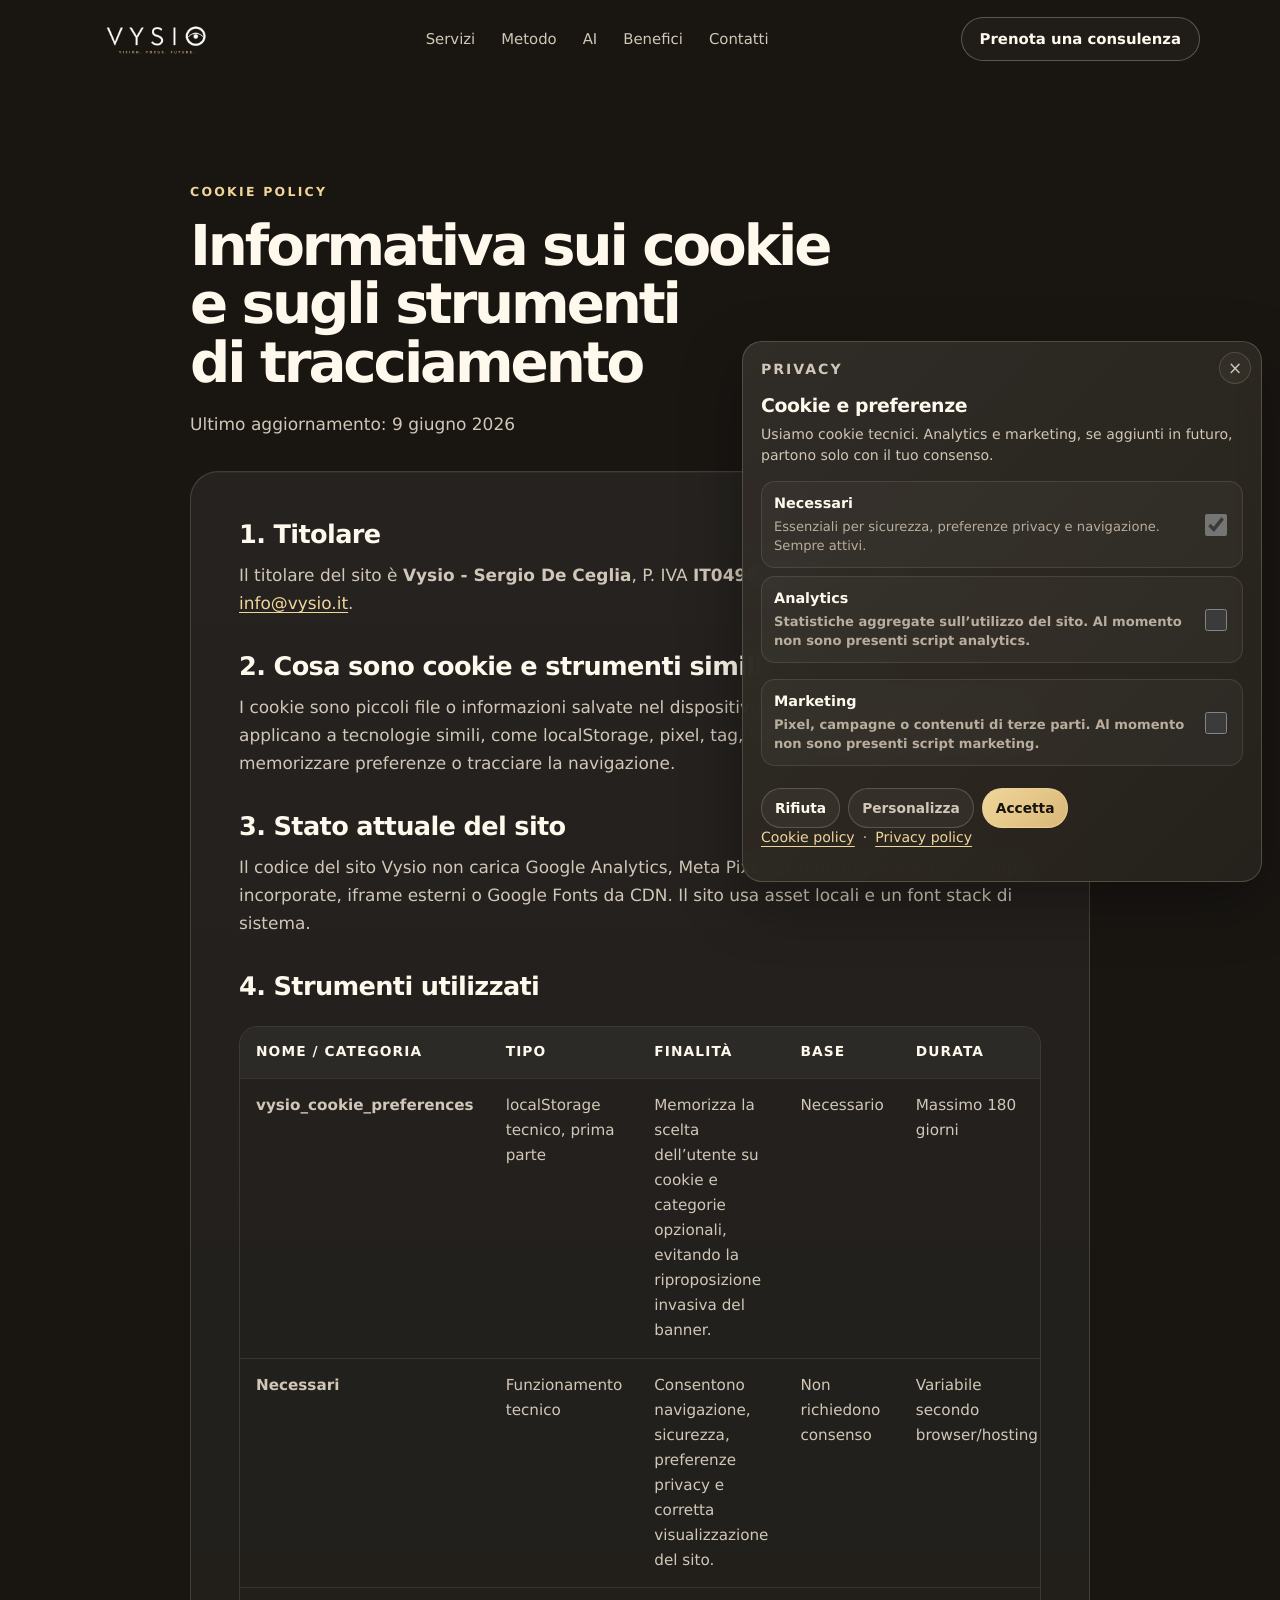
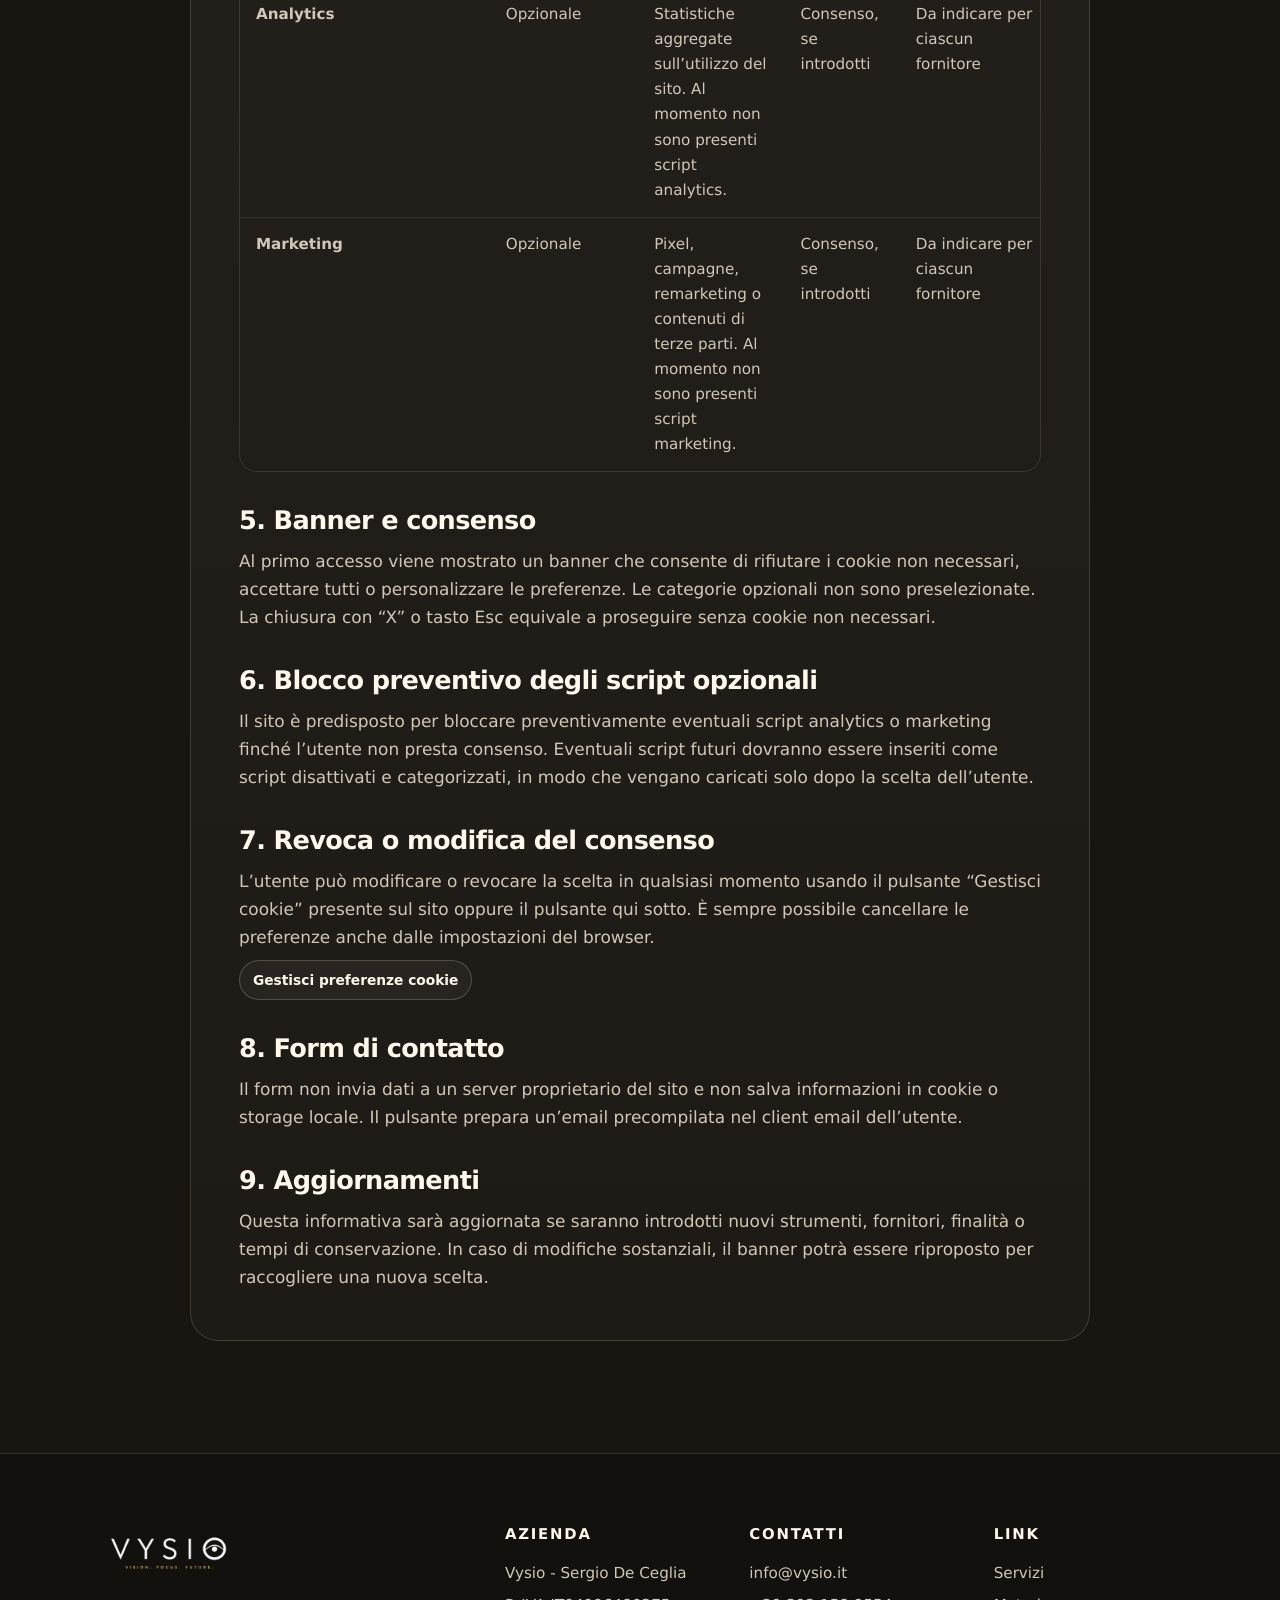
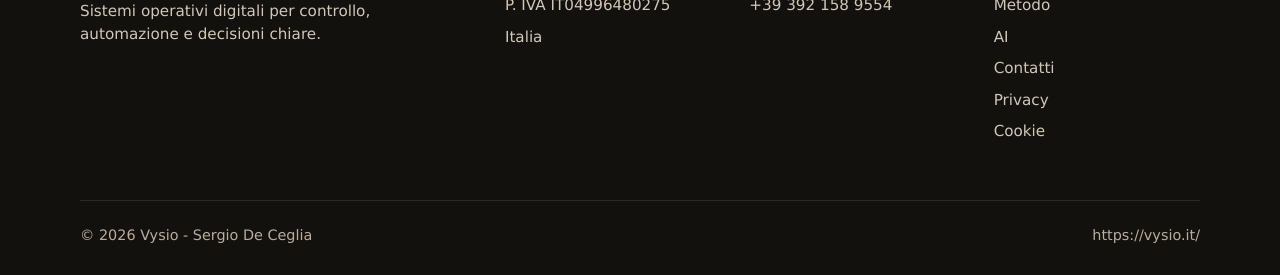
<file: cookie.html>
<!DOCTYPE html>
<html lang="it">
<head>
  <meta charset="UTF-8" />
  <meta name="viewport" content="width=device-width, initial-scale=1, viewport-fit=cover" />
  <meta name="theme-color" content="#1a1713" />
  <meta name="color-scheme" content="dark" />
  <title>Cookie Policy | Vysio</title>
  <meta name="description" content="Cookie Policy di Vysio: gestione del consenso, cookie tecnici, preferenze privacy e assenza di strumenti analytics o marketing attivi senza consenso." />
  <meta name="robots" content="index, follow" />
  <link rel="canonical" href="https://vysio.it/cookie.html" />
  <link rel="icon" href="/favicon.ico" sizes="any" />
  <link rel="icon" type="image/png" sizes="96x96" href="/favicon-96x96.png" />
  <link rel="icon" type="image/svg+xml" href="/favicon.svg" />
  <link rel="apple-touch-icon" sizes="180x180" href="/apple-touch-icon.png" />
  <link rel="manifest" href="/site.webmanifest" />
  <link rel="stylesheet" href="styles.css" />
  <script src="main.js" defer></script>
</head>
<body>
  <a class="skip-link" href="#main">Salta al contenuto</a>
  <div class="site-bg" aria-hidden="true"></div>

  <header class="site-header" id="siteHeader">
    <nav class="nav container" aria-label="Navigazione principale">
      <a class="brand" href="index.html#top" aria-label="Vysio — torna alla home">
        <img class="brand-logo" src="logo.png" alt="Logo Vysio" width="900" height="300" decoding="async" />
      </a>
      <button class="nav-toggle" id="navToggle" type="button" aria-label="Apri menu" aria-controls="mobileMenu" aria-expanded="false"><span aria-hidden="true"></span><span aria-hidden="true"></span></button>
      <ul class="nav-links" id="desktopNav">
        <li><a href="index.html#servizi">Servizi</a></li>
        <li><a href="index.html#metodo">Metodo</a></li>
        <li><a href="index.html#ai">AI</a></li>
        <li><a href="index.html#benefici">Benefici</a></li>
        <li><a href="index.html#contatti">Contatti</a></li>
      </ul>
      <a class="nav-cta" href="index.html#contatti">Prenota una consulenza</a>
    </nav>
    <div class="mobile-menu" id="mobileMenu" hidden>
      <a href="index.html#servizi">Servizi</a>
      <a href="index.html#metodo">Metodo</a>
      <a href="index.html#ai">AI</a>
      <a href="index.html#benefici">Benefici</a>
      <a href="index.html#contatti">Contatti</a>
      <a class="mobile-menu__cta" href="index.html#contatti">Prenota una consulenza</a>
    </div>
  </header>

  <main id="main" class="policy-main">
    <section class="section policy-section">
      <div class="container policy-layout">
        <p class="eyebrow">Cookie Policy</p>
        <h1>Informativa sui cookie e sugli strumenti di tracciamento</h1>
        <p class="policy-updated">Ultimo aggiornamento: 9 giugno 2026</p>

        <div class="policy-card">
          <h2>1. Titolare</h2>
          <p>Il titolare del sito è <strong>Vysio - Sergio De Ceglia</strong>, P. IVA <strong>IT04996480275</strong>. Contatto: <a href="mailto:info@vysio.it">info@vysio.it</a>.</p>

          <h2>2. Cosa sono cookie e strumenti simili</h2>
          <p>I cookie sono piccoli file o informazioni salvate nel dispositivo dell’utente. Regole analoghe si applicano a tecnologie simili, come localStorage, pixel, tag, SDK o altri identificatori usati per memorizzare preferenze o tracciare la navigazione.</p>

          <h2>3. Stato attuale del sito</h2>
          <p>Il codice del sito Vysio non carica Google Analytics, Meta Pixel, strumenti pubblicitari, mappe incorporate, iframe esterni o Google Fonts da CDN. Il sito usa asset locali e un font stack di sistema.</p>

          <h2>4. Strumenti utilizzati</h2>
          <div class="policy-table-wrap" role="region" aria-label="Tabella cookie e strumenti" tabindex="0">
            <table class="policy-table">
              <thead><tr><th>Nome / categoria</th><th>Tipo</th><th>Finalità</th><th>Base</th><th>Durata</th></tr></thead>
              <tbody>
                <tr><td><strong>vysio_cookie_preferences</strong></td><td>localStorage tecnico, prima parte</td><td>Memorizza la scelta dell’utente su cookie e categorie opzionali, evitando la riproposizione invasiva del banner.</td><td>Necessario</td><td>Massimo 180 giorni</td></tr>
                <tr><td><strong>Necessari</strong></td><td>Funzionamento tecnico</td><td>Consentono navigazione, sicurezza, preferenze privacy e corretta visualizzazione del sito.</td><td>Non richiedono consenso</td><td>Variabile secondo browser/hosting</td></tr>
                <tr><td><strong>Analytics</strong></td><td>Opzionale</td><td>Statistiche aggregate sull’utilizzo del sito. Al momento non sono presenti script analytics.</td><td>Consenso, se introdotti</td><td>Da indicare per ciascun fornitore</td></tr>
                <tr><td><strong>Marketing</strong></td><td>Opzionale</td><td>Pixel, campagne, remarketing o contenuti di terze parti. Al momento non sono presenti script marketing.</td><td>Consenso, se introdotti</td><td>Da indicare per ciascun fornitore</td></tr>
              </tbody>
            </table>
          </div>

          <h2>5. Banner e consenso</h2>
          <p>Al primo accesso viene mostrato un banner che consente di rifiutare i cookie non necessari, accettare tutti o personalizzare le preferenze. Le categorie opzionali non sono preselezionate. La chiusura con “X” o tasto Esc equivale a proseguire senza cookie non necessari.</p>

          <h2>6. Blocco preventivo degli script opzionali</h2>
          <p>Il sito è predisposto per bloccare preventivamente eventuali script analytics o marketing finché l’utente non presta consenso. Eventuali script futuri dovranno essere inseriti come script disattivati e categorizzati, in modo che vengano caricati solo dopo la scelta dell’utente.</p>

          <h2>7. Revoca o modifica del consenso</h2>
          <p>L’utente può modificare o revocare la scelta in qualsiasi momento usando il pulsante “Gestisci cookie” presente sul sito oppure il pulsante qui sotto. È sempre possibile cancellare le preferenze anche dalle impostazioni del browser.</p>
          <button class="inline-policy-button" type="button" data-cookie-open>Gestisci preferenze cookie</button>

          <h2>8. Form di contatto</h2>
          <p>Il form non invia dati a un server proprietario del sito e non salva informazioni in cookie o storage locale. Il pulsante prepara un’email precompilata nel client email dell’utente.</p>

          <h2>9. Aggiornamenti</h2>
          <p>Questa informativa sarà aggiornata se saranno introdotti nuovi strumenti, fornitori, finalità o tempi di conservazione. In caso di modifiche sostanziali, il banner potrà essere riproposto per raccogliere una nuova scelta.</p>
        </div>
      </div>
    </section>
  </main>

  <footer class="footer">
    <div class="container footer-grid">
      <div class="footer-company">
        <a class="brand footer-brand" href="index.html#top" aria-label="Vysio — torna alla home"><img class="brand-logo" src="logo.png" alt="Logo Vysio" width="900" height="300" loading="lazy" decoding="async" /></a>
        <p>Sistemi operativi digitali per controllo, automazione e decisioni chiare.</p>
      </div>
      <div><h2 class="footer-title">Azienda</h2><p>Vysio - Sergio De Ceglia</p><p>P. IVA IT04996480275</p><p>Italia</p></div>
      <div><h2 class="footer-title">Contatti</h2><a href="mailto:info@vysio.it">info@vysio.it</a><a href="tel:+393921589554">+39 392 158 9554</a></div>
      <div><h2 class="footer-title">Link</h2><a href="index.html#servizi">Servizi</a><a href="index.html#metodo">Metodo</a><a href="index.html#ai">AI</a><a href="index.html#contatti">Contatti</a><a href="privacy.html">Privacy</a><a href="cookie.html">Cookie</a></div>
    </div>
    <div class="container footer-bottom"><p>© 2026 Vysio - Sergio De Ceglia</p><p><a href="https://vysio.it/">https://vysio.it/</a></p></div>
  </footer>
</body>
</html>
</file>
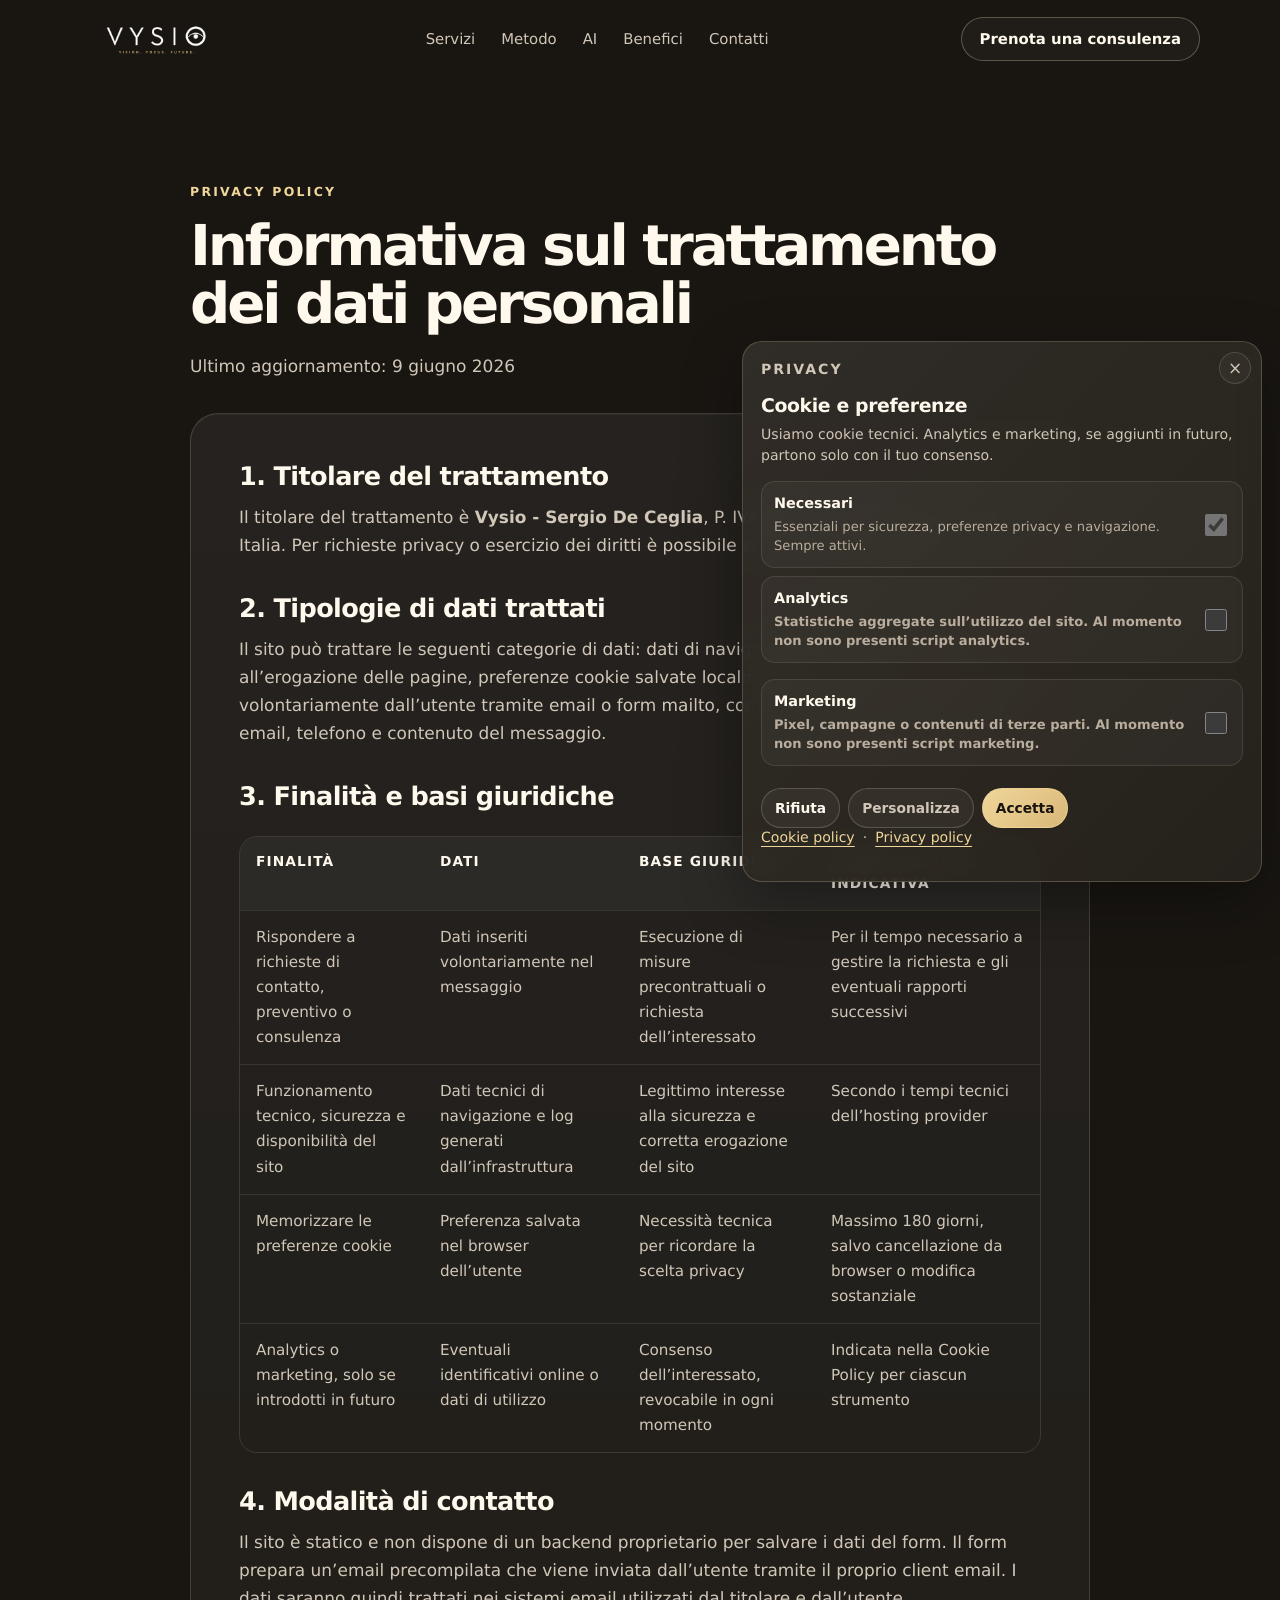
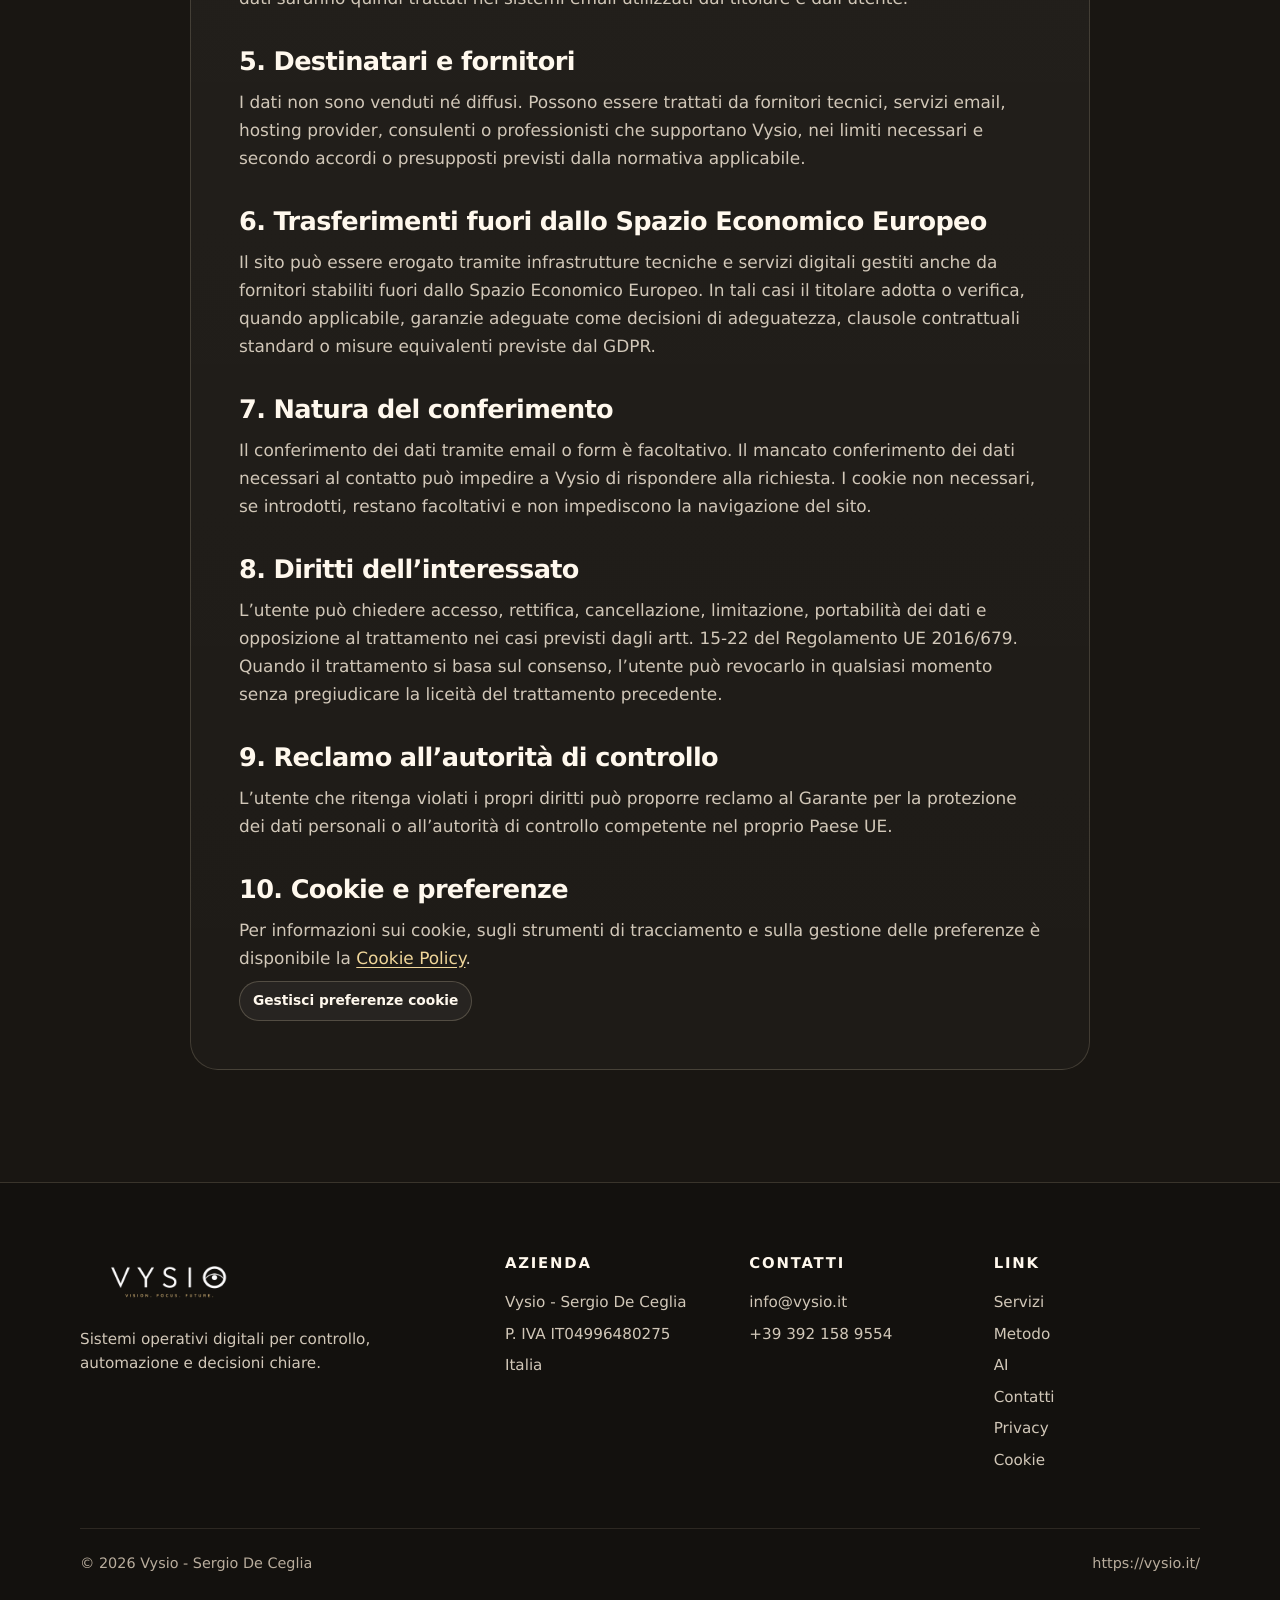
<file: privacy.html>
<!DOCTYPE html>
<html lang="it">
<head>
  <meta charset="UTF-8" />
  <meta name="viewport" content="width=device-width, initial-scale=1, viewport-fit=cover" />
  <meta name="theme-color" content="#1a1713" />
  <meta name="color-scheme" content="dark" />
  <title>Privacy Policy | Vysio</title>
  <meta name="description" content="Informativa privacy di Vysio - Sergio De Ceglia per richieste di contatto, navigazione del sito, cookie tecnici e gestione delle preferenze." />
  <meta name="robots" content="index, follow" />
  <link rel="canonical" href="https://vysio.it/privacy.html" />
  <link rel="icon" href="/favicon.ico" sizes="any" />
  <link rel="icon" type="image/png" sizes="96x96" href="/favicon-96x96.png" />
  <link rel="icon" type="image/svg+xml" href="/favicon.svg" />
  <link rel="apple-touch-icon" sizes="180x180" href="/apple-touch-icon.png" />
  <link rel="manifest" href="/site.webmanifest" />
  <link rel="stylesheet" href="styles.css" />
  <script src="main.js" defer></script>
</head>
<body>
  <a class="skip-link" href="#main">Salta al contenuto</a>
  <div class="site-bg" aria-hidden="true"></div>

  <header class="site-header" id="siteHeader">
    <nav class="nav container" aria-label="Navigazione principale">
      <a class="brand" href="index.html#top" aria-label="Vysio — torna alla home">
        <img class="brand-logo" src="logo.png" alt="Logo Vysio" width="900" height="300" decoding="async" />
      </a>
      <button class="nav-toggle" id="navToggle" type="button" aria-label="Apri menu" aria-controls="mobileMenu" aria-expanded="false"><span aria-hidden="true"></span><span aria-hidden="true"></span></button>
      <ul class="nav-links" id="desktopNav">
        <li><a href="index.html#servizi">Servizi</a></li>
        <li><a href="index.html#metodo">Metodo</a></li>
        <li><a href="index.html#ai">AI</a></li>
        <li><a href="index.html#benefici">Benefici</a></li>
        <li><a href="index.html#contatti">Contatti</a></li>
      </ul>
      <a class="nav-cta" href="index.html#contatti">Prenota una consulenza</a>
    </nav>
    <div class="mobile-menu" id="mobileMenu" hidden>
      <a href="index.html#servizi">Servizi</a>
      <a href="index.html#metodo">Metodo</a>
      <a href="index.html#ai">AI</a>
      <a href="index.html#benefici">Benefici</a>
      <a href="index.html#contatti">Contatti</a>
      <a class="mobile-menu__cta" href="index.html#contatti">Prenota una consulenza</a>
    </div>
  </header>

  <main id="main" class="policy-main">
    <section class="section policy-section">
      <div class="container policy-layout">
        <p class="eyebrow">Privacy Policy</p>
        <h1>Informativa sul trattamento dei dati personali</h1>
        <p class="policy-updated">Ultimo aggiornamento: 9 giugno 2026</p>

        <div class="policy-card">
          <h2>1. Titolare del trattamento</h2>
          <p>Il titolare del trattamento è <strong>Vysio - Sergio De Ceglia</strong>, P. IVA <strong>IT04996480275</strong>, con sede in Italia. Per richieste privacy o esercizio dei diritti è possibile scrivere a <a href="mailto:info@vysio.it">info@vysio.it</a>.</p>

          <h2>2. Tipologie di dati trattati</h2>
          <p>Il sito può trattare le seguenti categorie di dati: dati di navigazione tecnici necessari all’erogazione delle pagine, preferenze cookie salvate localmente nel browser, e dati inviati volontariamente dall’utente tramite email o form mailto, come nome, cognome, azienda, email, telefono e contenuto del messaggio.</p>

          <h2>3. Finalità e basi giuridiche</h2>
          <div class="policy-table-wrap" role="region" aria-label="Finalità e basi giuridiche del trattamento" tabindex="0">
            <table class="policy-table">
              <thead><tr><th>Finalità</th><th>Dati</th><th>Base giuridica</th><th>Conservazione indicativa</th></tr></thead>
              <tbody>
                <tr><td>Rispondere a richieste di contatto, preventivo o consulenza</td><td>Dati inseriti volontariamente nel messaggio</td><td>Esecuzione di misure precontrattuali o richiesta dell’interessato</td><td>Per il tempo necessario a gestire la richiesta e gli eventuali rapporti successivi</td></tr>
                <tr><td>Funzionamento tecnico, sicurezza e disponibilità del sito</td><td>Dati tecnici di navigazione e log generati dall’infrastruttura</td><td>Legittimo interesse alla sicurezza e corretta erogazione del sito</td><td>Secondo i tempi tecnici dell’hosting provider</td></tr>
                <tr><td>Memorizzare le preferenze cookie</td><td>Preferenza salvata nel browser dell’utente</td><td>Necessità tecnica per ricordare la scelta privacy</td><td>Massimo 180 giorni, salvo cancellazione da browser o modifica sostanziale</td></tr>
                <tr><td>Analytics o marketing, solo se introdotti in futuro</td><td>Eventuali identificativi online o dati di utilizzo</td><td>Consenso dell’interessato, revocabile in ogni momento</td><td>Indicata nella Cookie Policy per ciascun strumento</td></tr>
              </tbody>
            </table>
          </div>

          <h2>4. Modalità di contatto</h2>
          <p>Il sito è statico e non dispone di un backend proprietario per salvare i dati del form. Il form prepara un’email precompilata che viene inviata dall’utente tramite il proprio client email. I dati saranno quindi trattati nei sistemi email utilizzati dal titolare e dall’utente.</p>

          <h2>5. Destinatari e fornitori</h2>
          <p>I dati non sono venduti né diffusi. Possono essere trattati da fornitori tecnici, servizi email, hosting provider, consulenti o professionisti che supportano Vysio, nei limiti necessari e secondo accordi o presupposti previsti dalla normativa applicabile.</p>

          <h2>6. Trasferimenti fuori dallo Spazio Economico Europeo</h2>
          <p>Il sito può essere erogato tramite infrastrutture tecniche e servizi digitali gestiti anche da fornitori stabiliti fuori dallo Spazio Economico Europeo. In tali casi il titolare adotta o verifica, quando applicabile, garanzie adeguate come decisioni di adeguatezza, clausole contrattuali standard o misure equivalenti previste dal GDPR.</p>

          <h2>7. Natura del conferimento</h2>
          <p>Il conferimento dei dati tramite email o form è facoltativo. Il mancato conferimento dei dati necessari al contatto può impedire a Vysio di rispondere alla richiesta. I cookie non necessari, se introdotti, restano facoltativi e non impediscono la navigazione del sito.</p>

          <h2>8. Diritti dell’interessato</h2>
          <p>L’utente può chiedere accesso, rettifica, cancellazione, limitazione, portabilità dei dati e opposizione al trattamento nei casi previsti dagli artt. 15-22 del Regolamento UE 2016/679. Quando il trattamento si basa sul consenso, l’utente può revocarlo in qualsiasi momento senza pregiudicare la liceità del trattamento precedente.</p>

          <h2>9. Reclamo all’autorità di controllo</h2>
          <p>L’utente che ritenga violati i propri diritti può proporre reclamo al Garante per la protezione dei dati personali o all’autorità di controllo competente nel proprio Paese UE.</p>

          <h2>10. Cookie e preferenze</h2>
          <p>Per informazioni sui cookie, sugli strumenti di tracciamento e sulla gestione delle preferenze è disponibile la <a href="cookie.html">Cookie Policy</a>.</p>
          <button class="inline-policy-button" type="button" data-cookie-open>Gestisci preferenze cookie</button>
        </div>
      </div>
    </section>
  </main>

  <footer class="footer">
    <div class="container footer-grid">
      <div class="footer-company">
        <a class="brand footer-brand" href="index.html#top" aria-label="Vysio — torna alla home"><img class="brand-logo" src="logo.png" alt="Logo Vysio" width="900" height="300" loading="lazy" decoding="async" /></a>
        <p>Sistemi operativi digitali per controllo, automazione e decisioni chiare.</p>
      </div>
      <div><h2 class="footer-title">Azienda</h2><p>Vysio - Sergio De Ceglia</p><p>P. IVA IT04996480275</p><p>Italia</p></div>
      <div><h2 class="footer-title">Contatti</h2><a href="mailto:info@vysio.it">info@vysio.it</a><a href="tel:+393921589554">+39 392 158 9554</a></div>
      <div><h2 class="footer-title">Link</h2><a href="index.html#servizi">Servizi</a><a href="index.html#metodo">Metodo</a><a href="index.html#ai">AI</a><a href="index.html#contatti">Contatti</a><a href="privacy.html">Privacy</a><a href="cookie.html">Cookie</a></div>
    </div>
    <div class="container footer-bottom"><p>© 2026 Vysio - Sergio De Ceglia</p><p><a href="https://vysio.it/">https://vysio.it/</a></p></div>
  </footer>
</body>
</html>
</file>
<file: styles.css>
/* =========================================================
   Vysio — premium static website
   No external fonts · no tracking · GitHub Pages ready
========================================================= */

:root {
  --bg: #191612;
  --bg-soft: #1f1b16;
  --surface: #252019;
  --surface-2: #2d271f;
  --text: #f7f0e6;
  --text-strong: #fff8ed;
  --muted: #d1c7b8;
  --muted-2: #b9ad9d;
  --line: rgba(227, 207, 178, 0.18);
  --line-strong: rgba(227, 207, 178, 0.32);
  --accent: #d9b878;
  --accent-strong: #f0d69a;
  --accent-soft: rgba(217, 184, 120, 0.14);
  --danger: #ffb7a6;
  --shadow: 0 24px 70px rgba(0, 0, 0, 0.32);
  --container: min(1120px, calc(100% - 48px));
  --radius-lg: 28px;
  --radius-md: 18px;
  --radius-sm: 12px;
  --ease: cubic-bezier(.22, 1, .36, 1);
  font-family: Inter, ui-sans-serif, system-ui, -apple-system, BlinkMacSystemFont, "Segoe UI", Roboto, "Helvetica Neue", Arial, sans-serif;
  color-scheme: dark;
}

* { box-sizing: border-box; }

html {
  scroll-behavior: smooth;
  background: var(--bg);
  text-size-adjust: 100%;
  -webkit-text-size-adjust: 100%;
}

body {
  margin: 0;
  min-height: 100vh;
  background: var(--bg);
  color: var(--text);
  font-size: 17px;
  line-height: 1.65;
  text-rendering: geometricPrecision;
  overflow-x: hidden;
}

body.menu-open { overflow: hidden; }

.site-bg {
  position: fixed;
  inset: 0;
  pointer-events: none;
  z-index: -1;
  background:
    radial-gradient(circle at 16% 8%, rgba(217, 184, 120, 0.14), transparent 30%),
    radial-gradient(circle at 84% 12%, rgba(255, 245, 226, 0.06), transparent 28%),
    linear-gradient(135deg, #1b1713 0%, #151310 48%, #201b15 100%);
}

.site-bg::after {
  content: "";
  position: absolute;
  inset: 0;
  opacity: 0.19;
  background-image:
    linear-gradient(rgba(255, 255, 255, 0.028) 1px, transparent 1px),
    linear-gradient(90deg, rgba(255, 255, 255, 0.024) 1px, transparent 1px);
  background-size: 72px 72px;
  mask-image: linear-gradient(to bottom, #000 0%, transparent 72%);
}

a {
  color: inherit;
  text-decoration: none;
}

a:not(.btn):not(.brand):not(.nav-cta):not(.mobile-menu__cta):hover {
  color: var(--accent-strong);
}

img, svg { display: block; max-width: 100%; }

button, input, textarea, select { font: inherit; }

h1, h2, h3, p { margin-top: 0; }

p { color: var(--muted); }

.container {
  width: var(--container);
  margin-inline: auto;
}

.skip-link {
  position: fixed;
  top: 12px;
  left: 12px;
  z-index: 999;
  padding: 10px 16px;
  color: #15120f;
  background: var(--accent-strong);
  border-radius: 999px;
  transform: translateY(-150%);
  transition: transform 180ms ease;
}

.skip-link:focus { transform: translateY(0); }

:focus-visible {
  outline: 3px solid var(--accent-strong);
  outline-offset: 4px;
}

::selection {
  color: #16120e;
  background: var(--accent-strong);
}

/* Header */
.site-header {
  position: fixed;
  inset: 0 0 auto;
  z-index: 100;
  border-bottom: 1px solid transparent;
  transition: background 220ms ease, border-color 220ms ease, box-shadow 220ms ease;
}

.site-header.is-scrolled,
.site-header.menu-visible {
  background: rgba(25, 22, 18, 0.96);
  border-color: var(--line);
  box-shadow: 0 14px 40px rgba(0, 0, 0, 0.22);
}

@supports ((backdrop-filter: blur(16px)) or (-webkit-backdrop-filter: blur(16px))) {
  .site-header.is-scrolled,
  .site-header.menu-visible {
    background: rgba(25, 22, 18, 0.84);
    backdrop-filter: blur(16px) saturate(1.1);
    -webkit-backdrop-filter: blur(16px) saturate(1.1);
  }
}

.nav {
  min-height: 78px;
  display: flex;
  align-items: center;
  justify-content: space-between;
  gap: 22px;
}

.brand {
  display: inline-flex;
  align-items: center;
  min-height: 48px;
}

.brand-logo {
  width: clamp(132px, 12vw, 168px);
  height: auto;
  object-fit: contain;
}

.footer-brand .brand-logo { width: clamp(146px, 14vw, 184px); }

.nav-links {
  display: flex;
  align-items: center;
  gap: 26px;
  padding: 0;
  margin: 0;
  list-style: none;
}

.nav-links a {
  position: relative;
  color: var(--muted);
  font-size: 0.93rem;
  line-height: 1;
  transition: color 160ms ease;
}

.nav-links a::after {
  content: "";
  position: absolute;
  left: 0;
  bottom: -8px;
  width: 0;
  height: 1px;
  background: var(--accent);
  transition: width 220ms var(--ease);
}

.nav-links a:hover,
.nav-links a:focus-visible { color: var(--text-strong); }
.nav-links a:hover::after { width: 100%; }

.nav-cta,
.mobile-menu__cta {
  display: inline-flex;
  align-items: center;
  justify-content: center;
  min-height: 44px;
  padding: 0 18px;
  border: 1px solid var(--line-strong);
  border-radius: 999px;
  color: var(--text-strong);
  background: rgba(255, 255, 255, 0.03);
  font-size: 0.93rem;
  font-weight: 650;
  transition: transform 180ms ease, background 180ms ease, border-color 180ms ease;
}

.nav-cta:hover,
.mobile-menu__cta:hover {
  transform: translateY(-1px);
  background: var(--accent-soft);
  border-color: rgba(217, 184, 120, 0.48);
}

.nav-toggle {
  display: none;
  width: 48px;
  height: 48px;
  border: 1px solid var(--line);
  border-radius: 999px;
  background: rgba(255, 255, 255, 0.04);
  color: var(--text);
  padding: 0;
}

.nav-toggle span {
  display: block;
  width: 18px;
  height: 2px;
  margin: 5px auto;
  border-radius: 999px;
  background: currentColor;
  transition: transform 200ms ease, opacity 200ms ease;
}

.nav-toggle[aria-expanded="true"] span:first-child { transform: translateY(7px) rotate(45deg); }
.nav-toggle[aria-expanded="true"] span:last-child { transform: translateY(-7px) rotate(-45deg); }

.mobile-menu {
  position: fixed;
  top: 78px;
  left: 16px;
  right: 16px;
  z-index: 99;
  padding: 18px;
  border: 1px solid var(--line-strong);
  border-radius: 22px;
  background: #211d17;
  box-shadow: var(--shadow);
}

.mobile-menu a {
  display: flex;
  align-items: center;
  min-height: 48px;
  padding: 4px 2px;
  color: var(--text);
  border-bottom: 1px solid rgba(227, 207, 178, 0.12);
}

.mobile-menu a:last-child { border-bottom: 0; }
.mobile-menu__cta { margin-top: 12px; width: 100%; }

/* Hero */
.hero {
  position: relative;
  min-height: 100svh;
  display: grid;
  align-items: center;
  padding: 132px 0 80px;
  overflow: hidden;
}

.hero::before,
.hero::after {
  content: "";
  position: absolute;
  pointer-events: none;
  border-radius: 999px;
}

.hero::before {
  width: min(56vw, 620px);
  aspect-ratio: 1;
  right: -12vw;
  top: 15vh;
  border: 1px solid rgba(217, 184, 120, 0.18);
  background: radial-gradient(circle, rgba(217, 184, 120, 0.08), transparent 62%);
}

.hero::after {
  width: min(34vw, 390px);
  aspect-ratio: 1;
  left: -11vw;
  bottom: 8vh;
  border: 1px solid rgba(255, 245, 226, 0.09);
}

.hero-inner {
  position: relative;
  z-index: 1;
  max-width: 1080px;
}

.eyebrow,
.section-label {
  margin-bottom: 18px;
  color: var(--accent-strong);
  font-size: 0.78rem;
  font-weight: 750;
  letter-spacing: 0.18em;
  line-height: 1.25;
  text-transform: uppercase;
}

.hero-title {
  max-width: 980px;
  margin-bottom: 28px;
  color: var(--text-strong);
  font-size: clamp(3rem, 8.2vw, 7.35rem);
  line-height: 0.95;
  letter-spacing: -0.075em;
  text-wrap: balance;
}

.hero-copy {
  max-width: 760px;
  margin-bottom: 34px;
  color: var(--text);
  font-size: clamp(1.05rem, 1.55vw, 1.28rem);
  line-height: 1.65;
}

.hero-actions {
  display: flex;
  flex-wrap: wrap;
  gap: 14px;
  margin-bottom: 16px;
}

.btn {
  display: inline-flex;
  align-items: center;
  justify-content: center;
  min-height: 52px;
  min-width: 52px;
  padding: 0 23px;
  border-radius: 999px;
  border: 1px solid transparent;
  font-weight: 750;
  line-height: 1;
  transition: transform 180ms ease, background 180ms ease, border-color 180ms ease, color 180ms ease;
}

.btn:hover { transform: translateY(-2px); }

.btn-primary {
  color: #17130f;
  background: linear-gradient(135deg, var(--accent-strong), var(--accent));
  box-shadow: 0 18px 44px rgba(217, 184, 120, 0.18);
}

.btn-secondary {
  color: var(--text-strong);
  border-color: var(--line-strong);
  background: rgba(255, 255, 255, 0.035);
}

.btn-secondary:hover {
  border-color: rgba(217, 184, 120, 0.5);
  background: var(--accent-soft);
}

.hero-note {
  margin-bottom: 38px;
  color: var(--muted);
  font-size: 0.95rem;
}

.hero-framework {
  display: grid;
  grid-template-columns: repeat(3, minmax(0, 1fr));
  gap: 12px;
  max-width: 980px;
}

.hero-framework article,
.service-card,
.ai-examples article,
.benefit,
.method-step,
.solution-card,
.contact-form,
.policy-card,
.technical-card,
.security-card,
.security-list article {
  border: 1px solid var(--line);
  background: linear-gradient(180deg, rgba(255, 255, 255, 0.055), rgba(255, 255, 255, 0.025));
  box-shadow: 0 1px 0 rgba(255, 255, 255, 0.04) inset;
}

.hero-framework article {
  min-height: 158px;
  padding: 22px;
  border-radius: var(--radius-md);
}

.hero-framework span,
.card-number,
.method-step > span {
  display: inline-flex;
  margin-bottom: 18px;
  color: var(--accent-strong);
  font-size: 0.78rem;
  font-weight: 800;
  letter-spacing: 0.13em;
}

.hero-framework h3 {
  margin-bottom: 8px;
  color: var(--text-strong);
  font-size: 1.02rem;
  line-height: 1.25;
}

.hero-framework p {
  margin: 0;
  color: var(--muted);
  font-size: 0.96rem;
  line-height: 1.5;
}

/* Sections */
.section {
  position: relative;
  padding: 112px 0;
}

.section + .section { border-top: 1px solid rgba(227, 207, 178, 0.08); }

.split,
.ai-layout,
.contact-layout {
  display: grid;
  grid-template-columns: minmax(0, 0.95fr) minmax(0, 1.2fr);
  gap: clamp(40px, 7vw, 90px);
  align-items: start;
}

.section h2,
.policy-layout h1 {
  margin-bottom: 18px;
  color: var(--text-strong);
  font-size: clamp(2rem, 4.4vw, 4rem);
  line-height: 1.04;
  letter-spacing: -0.055em;
  text-wrap: balance;
}

.section-body p,
.solution-card p,
.section-intro p,
.ai-copy p,
.security-card p,
.contact-copy p,
.policy-card p {
  font-size: 1.06rem;
}

.compact-list {
  display: grid;
  grid-template-columns: repeat(2, minmax(0, 1fr));
  gap: 12px;
  margin: 28px 0 0;
  padding: 0;
  list-style: none;
}

.compact-list li {
  position: relative;
  min-height: 48px;
  display: flex;
  align-items: center;
  padding: 12px 14px 12px 34px;
  border: 1px solid var(--line);
  border-radius: 999px;
  color: var(--text);
  background: rgba(255, 255, 255, 0.035);
  font-size: 0.98rem;
}

.compact-list li::before {
  content: "";
  position: absolute;
  left: 15px;
  width: 7px;
  height: 7px;
  border-radius: 999px;
  background: var(--accent);
}

.solution-card {
  display: grid;
  grid-template-columns: minmax(0, 0.95fr) minmax(0, 1.08fr);
  gap: clamp(36px, 6vw, 76px);
  padding: clamp(30px, 5vw, 58px);
  border-radius: var(--radius-lg);
  background:
    radial-gradient(circle at 92% 12%, rgba(217, 184, 120, 0.13), transparent 34%),
    linear-gradient(180deg, rgba(255, 255, 255, 0.06), rgba(255, 255, 255, 0.025));
}

.statement {
  margin: 28px 0 0;
  padding-top: 22px;
  border-top: 1px solid var(--line);
  color: var(--text-strong);
  font-size: clamp(1.35rem, 2.4vw, 2.1rem) !important;
  line-height: 1.18;
  letter-spacing: -0.035em;
}

.section-intro {
  max-width: 760px;
  margin-bottom: 46px;
}

.cards-grid {
  display: grid;
  grid-template-columns: repeat(4, minmax(0, 1fr));
  gap: 14px;
}

.service-card {
  min-height: 260px;
  padding: 26px;
  border-radius: var(--radius-md);
  transition: transform 180ms ease, border-color 180ms ease, background 180ms ease;
}

.service-card:hover {
  transform: translateY(-4px);
  border-color: rgba(217, 184, 120, 0.42);
  background: linear-gradient(180deg, rgba(217, 184, 120, 0.11), rgba(255, 255, 255, 0.035));
}

.service-card--wide { grid-column: span 2; }

.service-card h3,
.ai-examples h3,
.method-step h3 {
  margin-bottom: 12px;
  color: var(--text-strong);
  font-size: 1.18rem;
  line-height: 1.2;
  letter-spacing: -0.025em;
}

.service-card p,
.ai-examples p,
.method-step p {
  margin-bottom: 0;
  color: var(--muted);
  font-size: 0.98rem;
  line-height: 1.55;
}

.method-list {
  display: grid;
  grid-template-columns: repeat(4, minmax(0, 1fr));
  gap: 14px;
  margin: 0;
  padding: 0;
  list-style: none;
  counter-reset: method;
}

.method-step {
  padding: 26px;
  border-radius: var(--radius-md);
  min-height: 220px;
}

.ai-layout {
  align-items: center;
}

.ai-copy {
  position: sticky;
  top: 120px;
}

.ai-examples {
  display: grid;
  grid-template-columns: repeat(2, minmax(0, 1fr));
  gap: 14px;
}

.ai-examples article {
  min-height: 170px;
  padding: 24px;
  border-radius: var(--radius-md);
}

/* Technical architecture */
.technical {
  overflow: hidden;
}

.technical::before {
  content: "";
  position: absolute;
  inset: 0;
  pointer-events: none;
  background:
    linear-gradient(rgba(240, 214, 154, 0.035) 1px, transparent 1px),
    linear-gradient(90deg, rgba(240, 214, 154, 0.028) 1px, transparent 1px);
  background-size: 44px 44px;
  mask-image: radial-gradient(circle at 50% 28%, #000 0%, transparent 68%);
}

.technical-layout {
  position: relative;
  z-index: 1;
}

.technical-grid {
  display: grid;
  grid-template-columns: repeat(2, minmax(0, 1fr));
  gap: 14px;
}

.technical-card {
  min-height: 320px;
  display: flex;
  flex-direction: column;
  padding: 26px;
  border-radius: var(--radius-md);
  background:
    linear-gradient(180deg, rgba(255, 255, 255, 0.055), rgba(255, 255, 255, 0.022)),
    rgba(22, 19, 15, 0.44);
}

.tech-tag {
  display: inline-flex;
  width: fit-content;
  margin-bottom: 22px;
  padding: 7px 10px;
  border: 1px solid rgba(217, 184, 120, 0.28);
  border-radius: 999px;
  color: var(--accent-strong);
  background: rgba(217, 184, 120, 0.08);
  font-size: 0.72rem;
  font-weight: 800;
  letter-spacing: 0.12em;
  text-transform: uppercase;
}

.technical-card h3,
.security-list h3 {
  margin-bottom: 12px;
  color: var(--text-strong);
  font-size: 1.28rem;
  line-height: 1.18;
  letter-spacing: -0.03em;
}

.technical-card p,
.security-list p {
  margin-bottom: 22px;
  color: var(--muted);
  font-size: 0.98rem;
  line-height: 1.58;
}

.tech-stack {
  display: flex;
  flex-wrap: wrap;
  gap: 8px;
  margin-top: auto;
  padding-top: 20px;
  border-top: 1px solid rgba(227, 207, 178, 0.12);
}

.tech-stack span {
  display: inline-flex;
  align-items: center;
  min-height: 32px;
  padding: 0 10px;
  border: 1px solid rgba(227, 207, 178, 0.16);
  border-radius: 999px;
  color: var(--text);
  background: rgba(255, 255, 255, 0.035);
  font-family: ui-monospace, SFMono-Regular, Menlo, Monaco, Consolas, "Liberation Mono", monospace;
  font-size: 0.78rem;
}

/* Security */
.security-card {
  display: grid;
  grid-template-columns: minmax(0, 0.9fr) minmax(0, 1.12fr);
  gap: clamp(34px, 6vw, 72px);
  padding: clamp(30px, 5vw, 58px);
  border-radius: var(--radius-lg);
  background:
    radial-gradient(circle at 8% 18%, rgba(217, 184, 120, 0.12), transparent 34%),
    linear-gradient(180deg, rgba(255, 255, 255, 0.06), rgba(255, 255, 255, 0.025));
}

.security-card > div > p:last-child {
  margin-bottom: 0;
}

.security-list {
  display: grid;
  grid-template-columns: repeat(2, minmax(0, 1fr));
  gap: 12px;
}

.security-list article {
  min-height: 190px;
  padding: 22px;
  border-radius: var(--radius-md);
  background: rgba(255, 255, 255, 0.035);
}

.security-list p {
  margin-bottom: 0;
}

.benefits-grid {
  display: grid;
  grid-template-columns: repeat(4, minmax(0, 1fr));
  gap: 12px;
}

.benefit {
  min-height: 74px;
  display: flex;
  align-items: center;
  padding: 18px 20px;
  border-radius: var(--radius-sm);
  color: var(--text);
  font-weight: 650;
}

.contact-layout {
  align-items: start;
}

.contact-copy {
  position: sticky;
  top: 120px;
}

.direct-contact {
  display: flex;
  flex-direction: column;
  align-items: flex-start;
  gap: 10px;
  margin-top: 28px;
  padding-top: 22px;
  border-top: 1px solid var(--line);
  color: var(--text);
}

.direct-contact-links {
  display: flex;
  flex-wrap: wrap;
  align-items: center;
  gap: 8px 12px;
}

.direct-contact a {
  color: var(--accent-strong);
  white-space: nowrap;
  word-break: keep-all;
  overflow-wrap: normal;
}

.contact-form {
  padding: clamp(24px, 4vw, 36px);
  border-radius: var(--radius-lg);
  background: linear-gradient(180deg, rgba(255, 255, 255, 0.06), rgba(255, 255, 255, 0.03));
}

.form-note,
.form-legal {
  margin-bottom: 22px;
  color: var(--muted);
  font-size: 0.96rem;
}

.form-legal {
  margin: 14px 0 0;
  font-size: 0.9rem;
}

.form-grid {
  display: grid;
  grid-template-columns: repeat(2, minmax(0, 1fr));
  gap: 16px;
}

.field { margin-bottom: 18px; }

label {
  display: block;
  margin-bottom: 8px;
  color: var(--text-strong);
  font-size: 0.95rem;
  font-weight: 680;
}

input,
textarea {
  width: 100%;
  min-height: 50px;
  padding: 13px 14px;
  border: 1px solid var(--line-strong);
  border-radius: 14px;
  color: var(--text-strong);
  background: rgba(19, 17, 14, 0.78);
  outline: none;
  transition: border-color 160ms ease, background 160ms ease, box-shadow 160ms ease;
}

textarea {
  min-height: 136px;
  resize: vertical;
}

input::placeholder,
textarea::placeholder { color: var(--muted-2); }

input:focus,
textarea:focus {
  border-color: rgba(217, 184, 120, 0.72);
  background: rgba(20, 18, 15, 0.95);
  box-shadow: 0 0 0 4px rgba(217, 184, 120, 0.12);
}

.field-error {
  display: block;
  min-height: 20px;
  margin-top: 6px;
  color: var(--danger);
  font-size: 0.9rem;
}

.privacy-check {
  display: grid;
  grid-template-columns: 22px 1fr;
  gap: 12px;
  align-items: start;
  margin: 4px 0 4px;
  color: var(--muted);
  font-size: 0.95rem;
  font-weight: 500;
  line-height: 1.5;
}

.privacy-check input {
  width: 20px;
  height: 20px;
  min-height: 20px;
  margin: 2px 0 0;
  accent-color: var(--accent);
}

.privacy-check a {
  color: var(--accent-strong);
  text-decoration: underline;
  text-decoration-thickness: 1px;
  text-underline-offset: 3px;
}

.btn-submit {
  width: 100%;
  border: 0;
  cursor: pointer;
}

.btn-submit:disabled {
  cursor: not-allowed;
  opacity: 0.48;
  box-shadow: none;
}

.btn-submit:disabled:hover { transform: none; }

/* Policy pages */
.policy-main {
  padding-top: 72px;
}

.policy-layout {
  max-width: 900px;
}

.policy-layout h1 {
  max-width: 820px;
}

.policy-updated {
  margin-bottom: 32px;
  color: var(--muted);
}

.policy-card {
  padding: clamp(24px, 5vw, 48px);
  border-radius: var(--radius-lg);
}

.policy-card h2 {
  margin: 34px 0 10px;
  color: var(--text-strong);
  font-size: clamp(1.22rem, 2.1vw, 1.6rem);
  line-height: 1.25;
  letter-spacing: -0.025em;
}

.policy-card h2:first-child { margin-top: 0; }
.policy-card p { margin-bottom: 0; }
.policy-card a { color: var(--accent-strong); text-decoration: underline; text-underline-offset: 3px; }

/* Footer */
.footer {
  padding: 68px 0 28px;
  border-top: 1px solid var(--line);
  background: rgba(17, 15, 12, 0.58);
}

.footer-grid {
  display: grid;
  grid-template-columns: minmax(0, 1.35fr) repeat(3, minmax(0, 0.72fr));
  gap: 38px;
}

.footer p,
.footer a {
  display: block;
  margin: 0 0 8px;
  color: var(--muted);
  font-size: 0.95rem;
  line-height: 1.55;
}

.footer-company p {
  max-width: 390px;
  margin-top: 18px;
}

.footer-title {
  margin: 0 0 16px;
  color: var(--text-strong);
  font-size: 0.93rem;
  letter-spacing: 0.12em;
  text-transform: uppercase;
}

.footer a:hover { color: var(--accent-strong); }

.footer-bottom {
  display: flex;
  justify-content: space-between;
  gap: 20px;
  margin-top: 48px;
  padding-top: 24px;
  border-top: 1px solid rgba(227, 207, 178, 0.12);
}

.footer-bottom p,
.footer-bottom a {
  margin: 0;
  color: var(--muted-2);
  font-size: 0.9rem;
}

/* Motion */
.reveal {
  opacity: 0;
  transform: translateY(18px);
  transition: opacity 620ms ease, transform 620ms var(--ease);
}

.reveal.is-visible {
  opacity: 1;
  transform: none;
}

/* Tablet */
@media (max-width: 1040px) {
  .nav-links { gap: 18px; }
  .cards-grid { grid-template-columns: repeat(2, minmax(0, 1fr)); }
  .method-list { grid-template-columns: repeat(2, minmax(0, 1fr)); }
  .benefits-grid { grid-template-columns: repeat(2, minmax(0, 1fr)); }
  .technical-grid { grid-template-columns: repeat(2, minmax(0, 1fr)); }
  .security-card { grid-template-columns: 1fr; }
  .footer-grid { grid-template-columns: repeat(2, minmax(0, 1fr)); }
}

/* Mobile / Android readability */
@media (max-width: 840px) {
  :root { --container: min(100% - 32px, 680px); }

  body {
    background: #1f1b16;
    font-size: 16px;
    line-height: 1.7;
  }

  .site-bg {
    background:
      radial-gradient(circle at 50% 0%, rgba(217, 184, 120, 0.12), transparent 32%),
      linear-gradient(180deg, #241f19 0%, #1f1b16 54%, #211c16 100%);
  }

  .site-bg::after { opacity: 0.11; background-size: 52px 52px; }

  .site-header,
  .site-header.is-scrolled,
  .site-header.menu-visible {
    background: rgba(31, 27, 22, 0.98);
    backdrop-filter: none;
    -webkit-backdrop-filter: none;
  }

  .nav { min-height: 72px; }
  .brand-logo { width: 132px; }
  .nav-links,
  .nav-cta { display: none; }
  .nav-toggle { display: inline-grid; place-items: center; }
  .mobile-menu { top: 74px; }

  .hero {
    min-height: auto;
    padding: 118px 0 58px;
  }

  .hero::before,
  .hero::after { display: none; }

  .eyebrow,
  .section-label {
    margin-bottom: 14px;
    font-size: 0.75rem;
    letter-spacing: 0.14em;
  }

  .hero-title {
    margin-bottom: 22px;
    font-size: clamp(2.55rem, 12.4vw, 4.55rem);
    line-height: 1.02;
    letter-spacing: -0.055em;
  }

  .hero-copy {
    margin-bottom: 28px;
    color: var(--text);
    font-size: 1.03rem;
    line-height: 1.68;
  }

  .hero-actions {
    display: grid;
    grid-template-columns: 1fr;
    gap: 12px;
  }

  .btn {
    width: 100%;
    min-height: 54px;
    padding-inline: 18px;
  }

  .hero-note {
    margin-bottom: 28px;
    color: var(--muted);
    font-size: 0.96rem;
  }

  .hero-framework,
  .split,
  .solution-card,
  .ai-layout,
  .security-card,
  .contact-layout {
    grid-template-columns: 1fr;
  }

  .hero-framework article {
    min-height: auto;
    padding: 20px;
    background: rgba(255, 255, 255, 0.055);
  }

  .section { padding: 76px 0; }

  .section h2,
  .policy-layout h1 {
    font-size: clamp(2rem, 9vw, 3rem);
    line-height: 1.08;
    letter-spacing: -0.045em;
  }

  .section-body p,
  .solution-card p,
  .section-intro p,
  .ai-copy p,
  .contact-copy p,
  .policy-card p {
    color: var(--muted);
    font-size: 1rem;
    line-height: 1.68;
  }

  .compact-list,
  .cards-grid,
  .method-list,
  .ai-examples,
  .technical-grid,
  .security-list,
  .benefits-grid,
  .form-grid {
    grid-template-columns: 1fr;
  }

  .compact-list li {
    min-height: 50px;
    border-radius: 16px;
    color: var(--text);
  }

  .solution-card,
  .security-card,
  .contact-form,
  .policy-card {
    padding: 24px;
    border-radius: 22px;
  }

  .service-card,
  .method-step,
  .ai-examples article,
  .technical-card,
  .security-list article {
    min-height: auto;
    padding: 22px;
    background: rgba(255, 255, 255, 0.055);
  }

  .service-card--wide { grid-column: auto; }
  .ai-copy,
  .contact-copy { position: static; }
  .benefit { min-height: 60px; background: rgba(255, 255, 255, 0.055); }

  input,
  textarea {
    min-height: 52px;
    font-size: 16px;
    background: rgba(16, 14, 12, 0.72);
  }

  .footer { padding-top: 52px; }
  .footer-grid { grid-template-columns: 1fr; gap: 28px; }
  .footer-bottom { flex-direction: column; gap: 8px; }
}

@media (max-width: 420px) {
  :root { --container: min(100% - 24px, 680px); }
  .hero-title { font-size: clamp(2.35rem, 13vw, 3.45rem); }
  .hero-copy { font-size: 1rem; }
  .section { padding: 64px 0; }
  .solution-card,
  .security-card,
  .contact-form,
  .policy-card { padding: 20px; }
  .mobile-menu { left: 12px; right: 12px; }
}

@media (hover: none), (pointer: coarse) {
  .service-card:hover,
  .btn:hover,
  .nav-cta:hover,
  .mobile-menu__cta:hover {
    transform: none;
  }
}


@media (max-width: 560px) {
  .direct-contact-links {
    flex-direction: column;
    align-items: flex-start;
    gap: 8px;
  }

  .direct-contact-separator {
    display: none;
  }
}

@media (prefers-reduced-motion: reduce) {
  *, *::before, *::after {
    scroll-behavior: auto !important;
    animation-duration: 0.001ms !important;
    animation-iteration-count: 1 !important;
    transition-duration: 0.001ms !important;
  }

  .reveal {
    opacity: 1;
    transform: none;
  }
}

.footer a[href^="mailto:"],
.footer a[href^="tel:"] {
  white-space: nowrap;
  word-break: keep-all;
  overflow-wrap: normal;
}


/* Cookie consent */
.cookie-consent[hidden],
.cookie-preferences[hidden],
.cookie-btn[hidden] {
  display: none !important;
}

.cookie-consent {
  position: fixed;
  right: 18px;
  bottom: 18px;
  z-index: 1000;
  width: min(520px, calc(100% - 36px));
  pointer-events: none;
}

.cookie-consent__panel {
  position: relative;
  padding: 18px;
  border: 1px solid rgba(227, 207, 178, 0.22);
  border-radius: 20px;
  background:
    linear-gradient(135deg, rgba(255, 255, 255, 0.07), rgba(255, 255, 255, 0.025)),
    rgba(33, 29, 23, 0.94);
  box-shadow: 0 20px 58px rgba(0, 0, 0, 0.34);
  pointer-events: auto;
}

@supports ((backdrop-filter: blur(14px)) or (-webkit-backdrop-filter: blur(14px))) {
  .cookie-consent__panel,
  .cookie-preferences {
    backdrop-filter: blur(14px);
    -webkit-backdrop-filter: blur(14px);
  }
}

.cookie-consent__close {
  position: absolute;
  top: 10px;
  right: 10px;
  width: 32px;
  height: 32px;
  border: 1px solid rgba(227, 207, 178, 0.18);
  border-radius: 999px;
  color: var(--muted);
  background: rgba(255, 255, 255, 0.035);
  cursor: pointer;
}

.cookie-consent__eyebrow {
  margin: 0 34px 6px 0;
  color: var(--accent-strong);
  font-size: 0.68rem;
  font-weight: 750;
  letter-spacing: 0.14em;
  text-transform: uppercase;
}

.cookie-consent h2 {
  margin: 0 34px 8px 0;
  color: var(--text-strong);
  font-size: clamp(1.02rem, 2vw, 1.18rem);
  line-height: 1.2;
  letter-spacing: -0.02em;
}

.cookie-consent p {
  margin: 0 0 14px;
  color: var(--muted);
  font-size: 0.88rem;
  line-height: 1.48;
}

.cookie-consent__details {
  display: grid;
  gap: 8px;
  margin: 12px 0 14px;
}

.cookie-consent__category {
  display: grid;
  grid-template-columns: 1fr auto;
  gap: 12px;
  align-items: center;
  padding: 11px 12px;
  border: 1px solid rgba(227, 207, 178, 0.13);
  border-radius: 14px;
  background: rgba(255, 255, 255, 0.035);
}

.cookie-consent__category strong,
.cookie-consent__category span {
  display: block;
}

.cookie-consent__category strong {
  margin-bottom: 2px;
  color: var(--text-strong);
  font-size: 0.9rem;
}

.cookie-consent__category span {
  color: var(--muted-2);
  font-size: 0.82rem;
  line-height: 1.42;
}

.cookie-consent__category input {
  width: 22px;
  min-height: 22px;
  accent-color: var(--accent);
}

.cookie-consent__actions {
  display: flex;
  flex-wrap: wrap;
  gap: 8px;
  align-items: center;
}

.cookie-btn,
.cookie-preferences,
.inline-policy-button {
  display: inline-flex;
  align-items: center;
  justify-content: center;
  min-height: 40px;
  padding: 0 13px;
  border-radius: 999px;
  font-size: 0.86rem;
  font-weight: 750;
  cursor: pointer;
  transition: transform 180ms ease, background 180ms ease, border-color 180ms ease;
}

.cookie-btn:hover,
.cookie-preferences:hover,
.inline-policy-button:hover { transform: translateY(-1px); }

.cookie-btn--primary {
  border: 1px solid rgba(240, 214, 154, 0.68);
  color: #18130e;
  background: linear-gradient(135deg, #f0d69a, #d9b878);
}

.cookie-btn--secondary,
.cookie-btn--ghost,
.inline-policy-button {
  border: 1px solid rgba(227, 207, 178, 0.24);
  color: var(--text-strong);
  background: rgba(255, 255, 255, 0.045);
}

.cookie-btn--ghost {
  color: var(--muted);
}

.cookie-consent__links {
  display: flex;
  gap: 8px;
  align-items: center;
  margin: 12px 0 0;
  font-size: 0.8rem;
}

.cookie-consent__links a {
  color: var(--accent-strong);
  text-decoration: underline;
  text-underline-offset: 4px;
}

.cookie-preferences {
  position: fixed;
  left: 14px;
  bottom: 14px;
  z-index: 90;
  min-height: 36px;
  padding: 0 12px;
  border: 1px solid rgba(227, 207, 178, 0.24);
  color: var(--text-strong);
  background: rgba(33, 29, 23, 0.78);
  box-shadow: 0 10px 24px rgba(0, 0, 0, 0.2);
}


@media (max-width: 640px) {
  .cookie-consent {
    right: 10px;
    bottom: 10px;
    width: calc(100% - 20px);
  }

  .cookie-consent__panel {
    max-height: min(78vh, 560px);
    overflow: auto;
    padding: 16px;
    border-radius: 18px;
  }

  .cookie-consent__actions {
    display: grid;
    grid-template-columns: 1fr 1fr;
  }

  .cookie-btn--primary,
  .cookie-btn--save {
    grid-column: 1 / -1;
  }

  .cookie-preferences {
    left: 10px;
    bottom: 10px;
    min-height: 34px;
    font-size: 0.8rem;
  }
}

.policy-table-wrap {
  width: 100%;
  overflow-x: auto;
  margin: 22px 0 28px;
  border: 1px solid rgba(227, 207, 178, 0.14);
  border-radius: 18px;
}

.policy-table {
  width: 100%;
  border-collapse: collapse;
  min-width: 720px;
}

.policy-table th,
.policy-table td {
  padding: 14px 16px;
  border-bottom: 1px solid rgba(227, 207, 178, 0.12);
  text-align: left;
  vertical-align: top;
}

.policy-table th {
  color: var(--text-strong);
  background: rgba(255, 255, 255, 0.045);
  font-size: 0.86rem;
  letter-spacing: 0.08em;
  text-transform: uppercase;
}

.policy-table td {
  color: var(--muted);
  font-size: 0.95rem;
}

.policy-table tr:last-child td { border-bottom: 0; }

.inline-policy-button { margin-top: 8px; }
</file>
